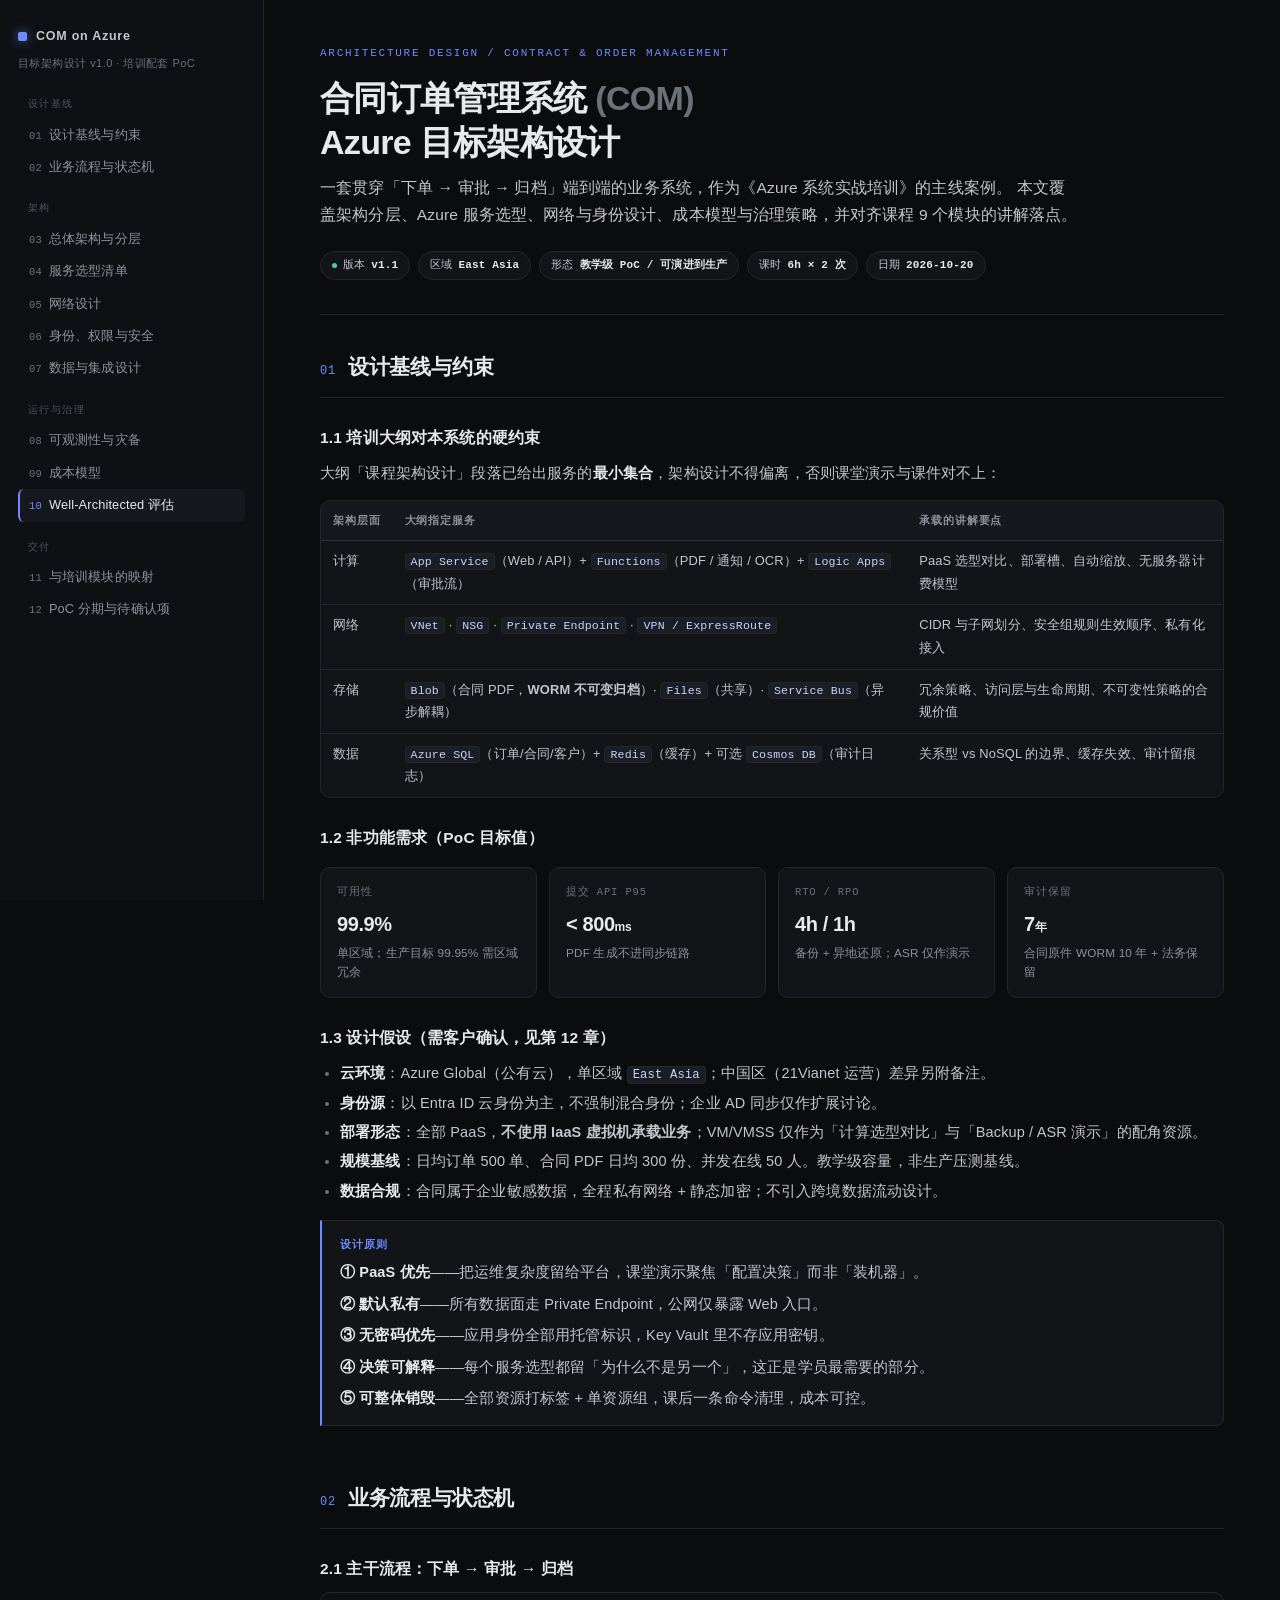
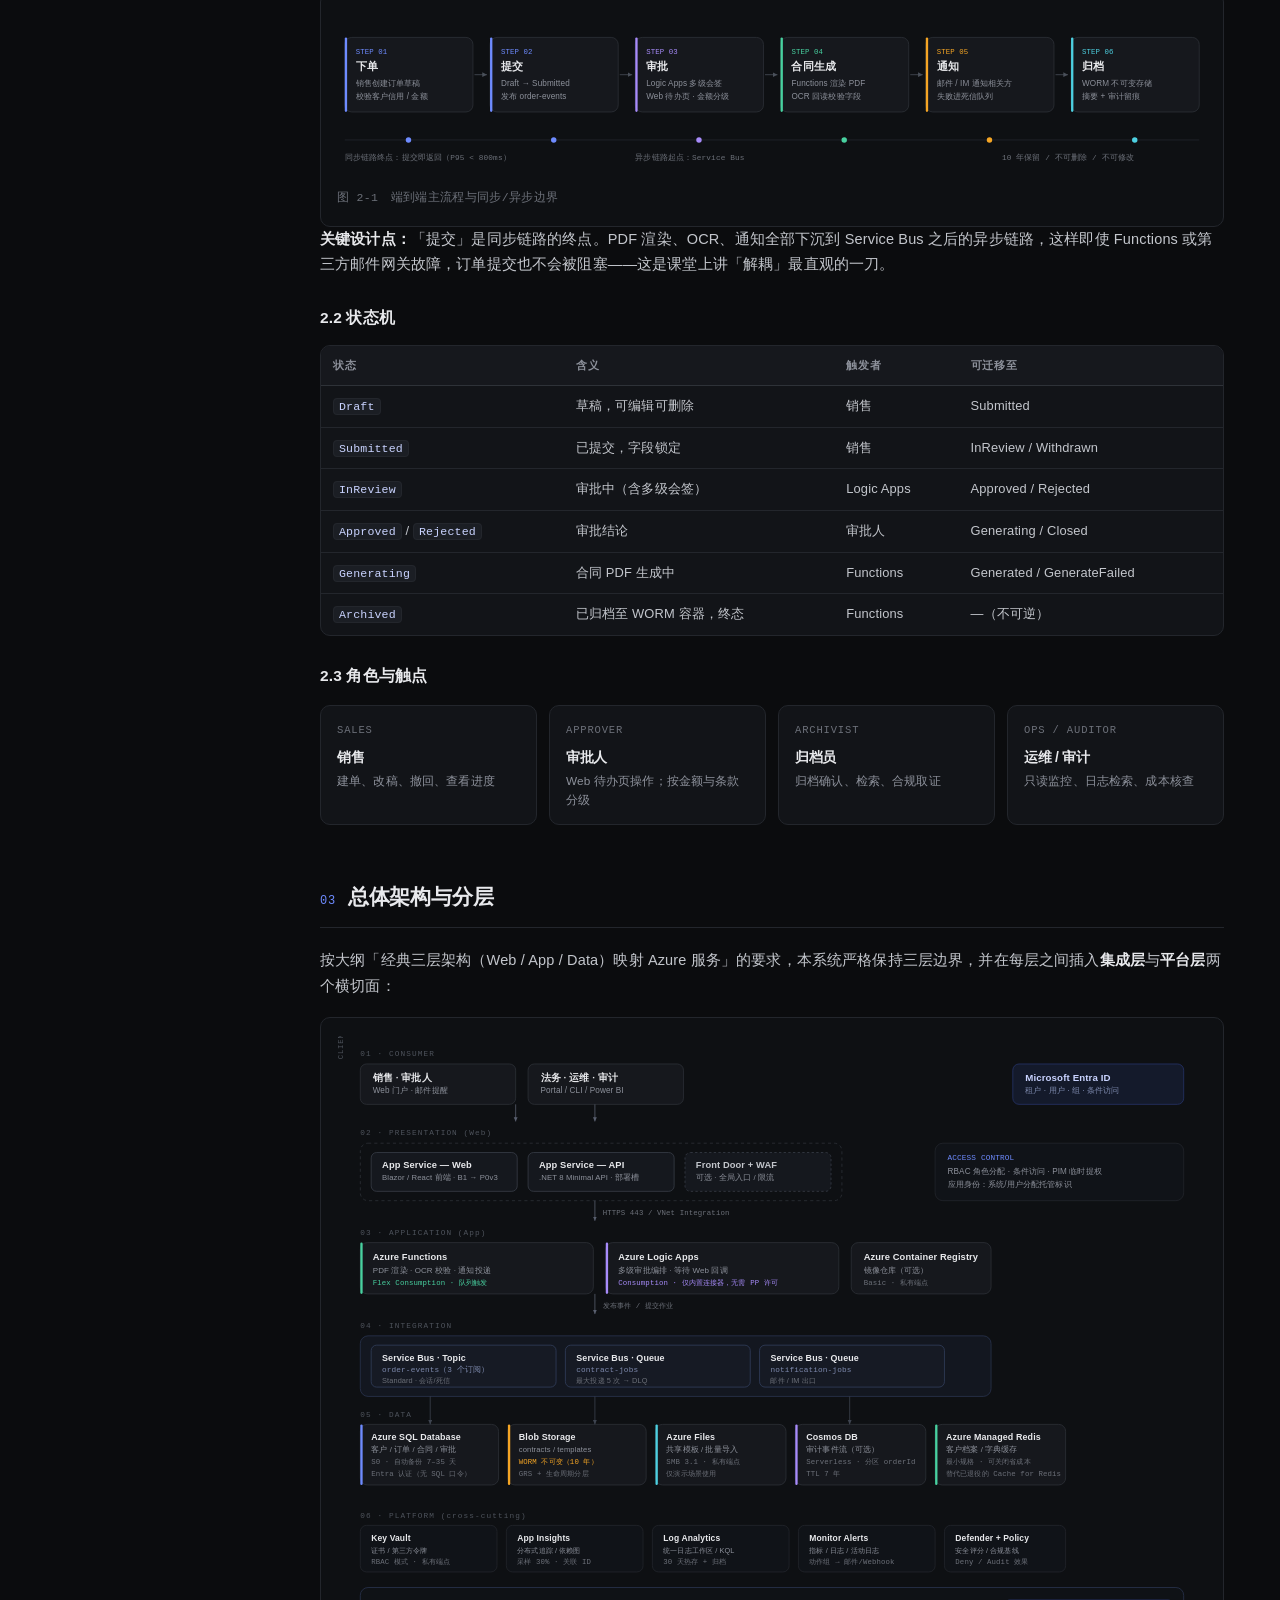
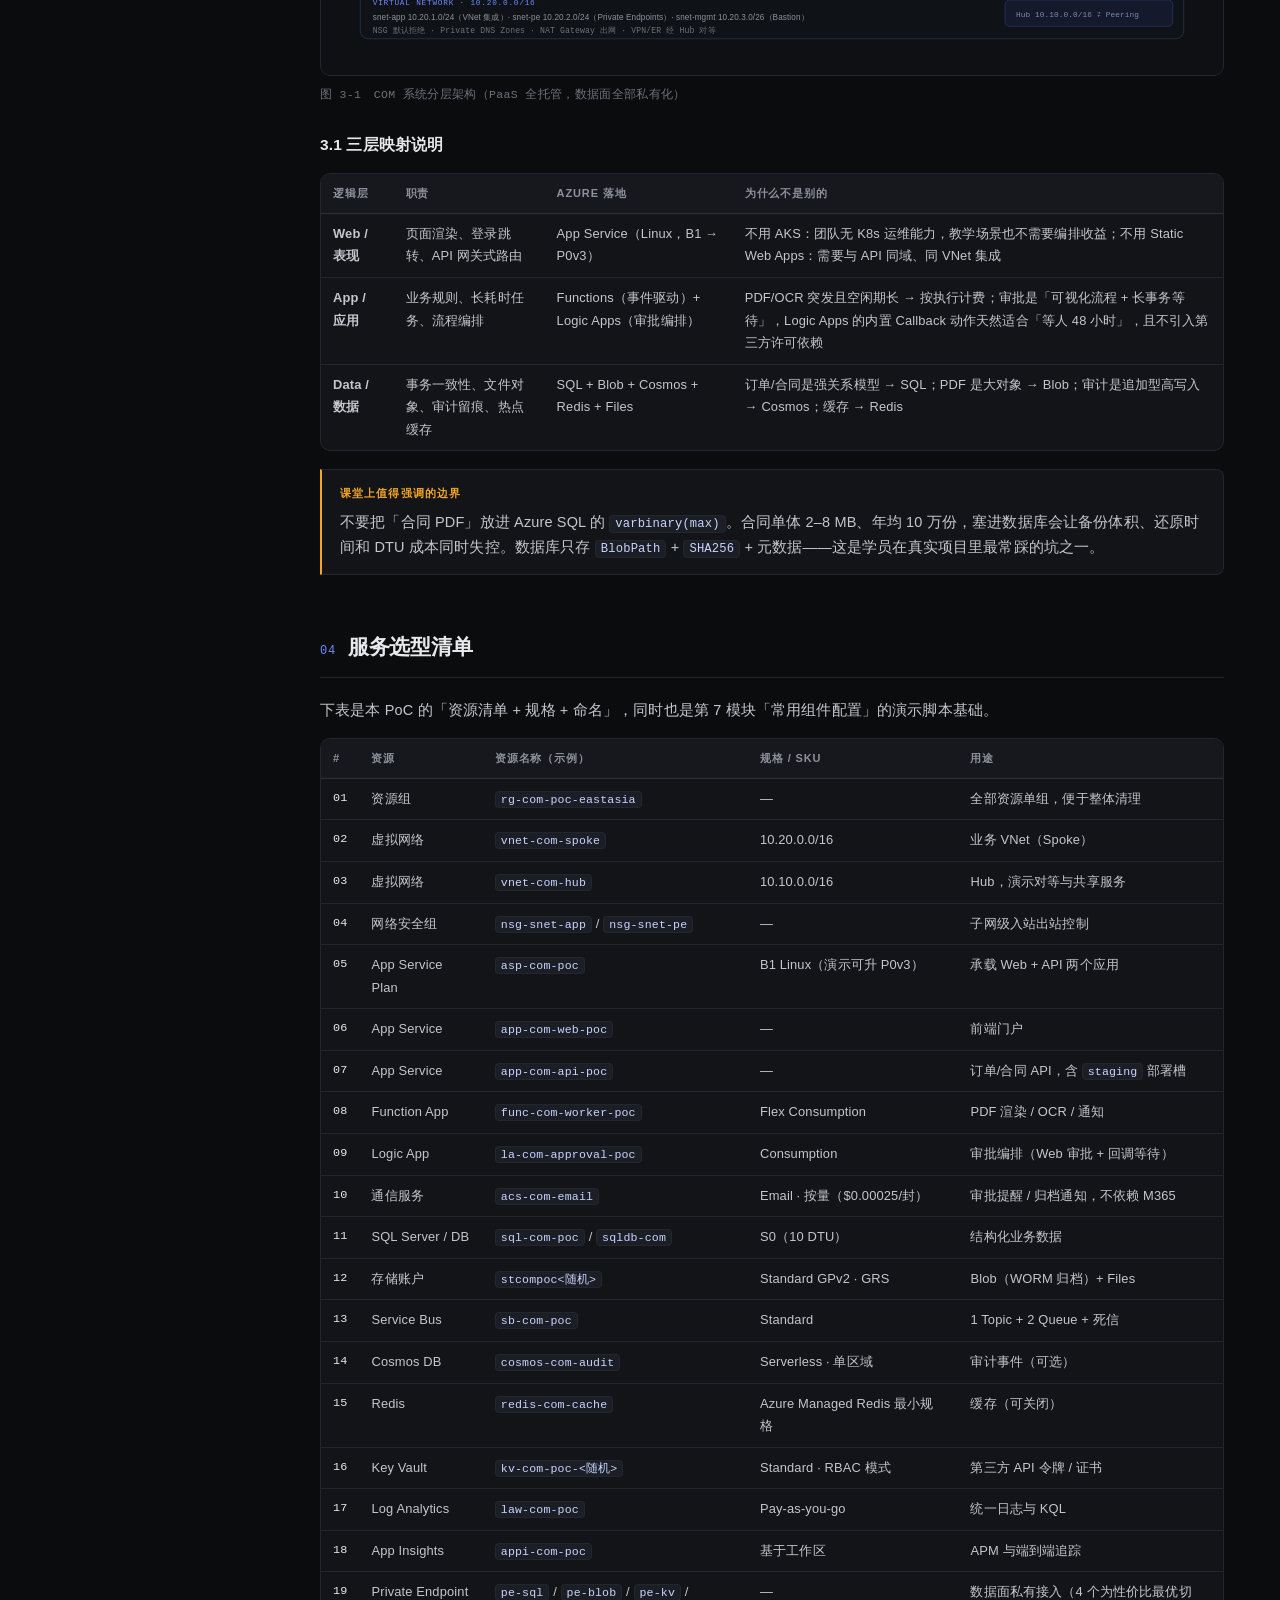
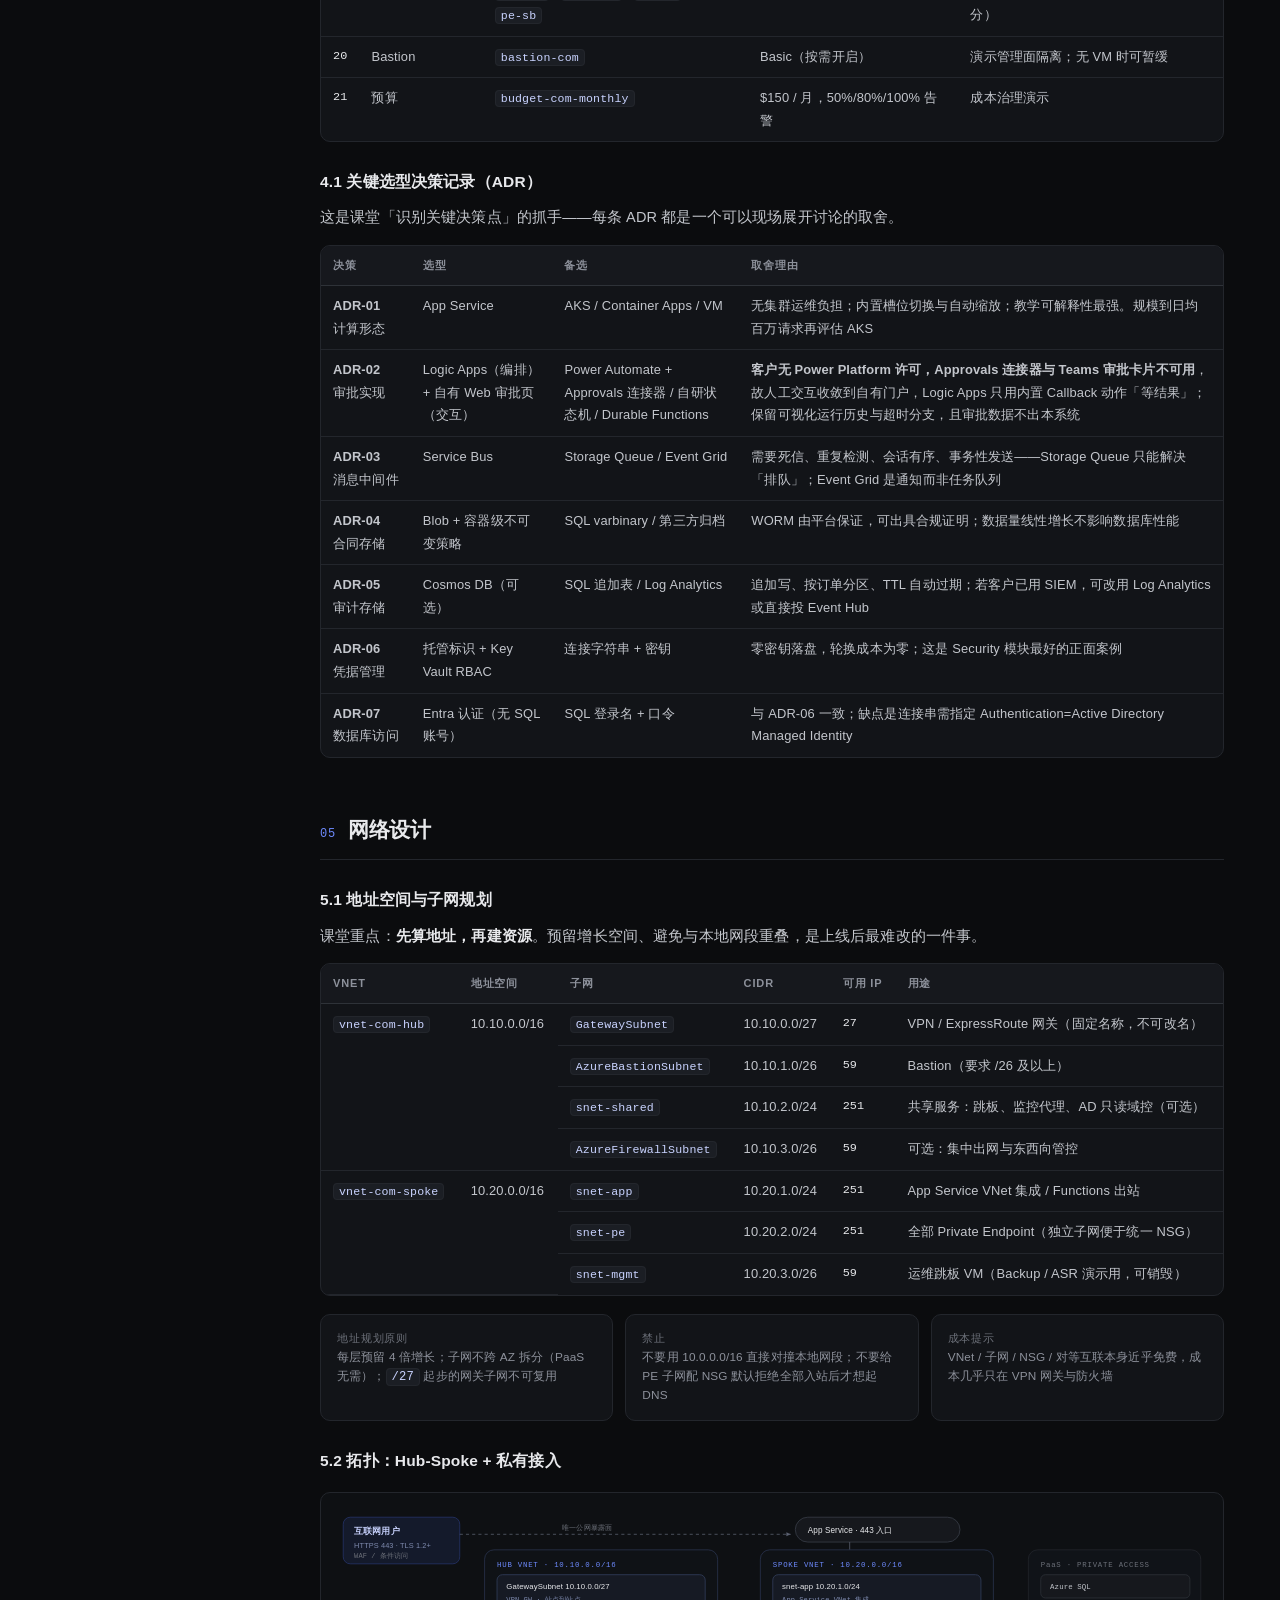
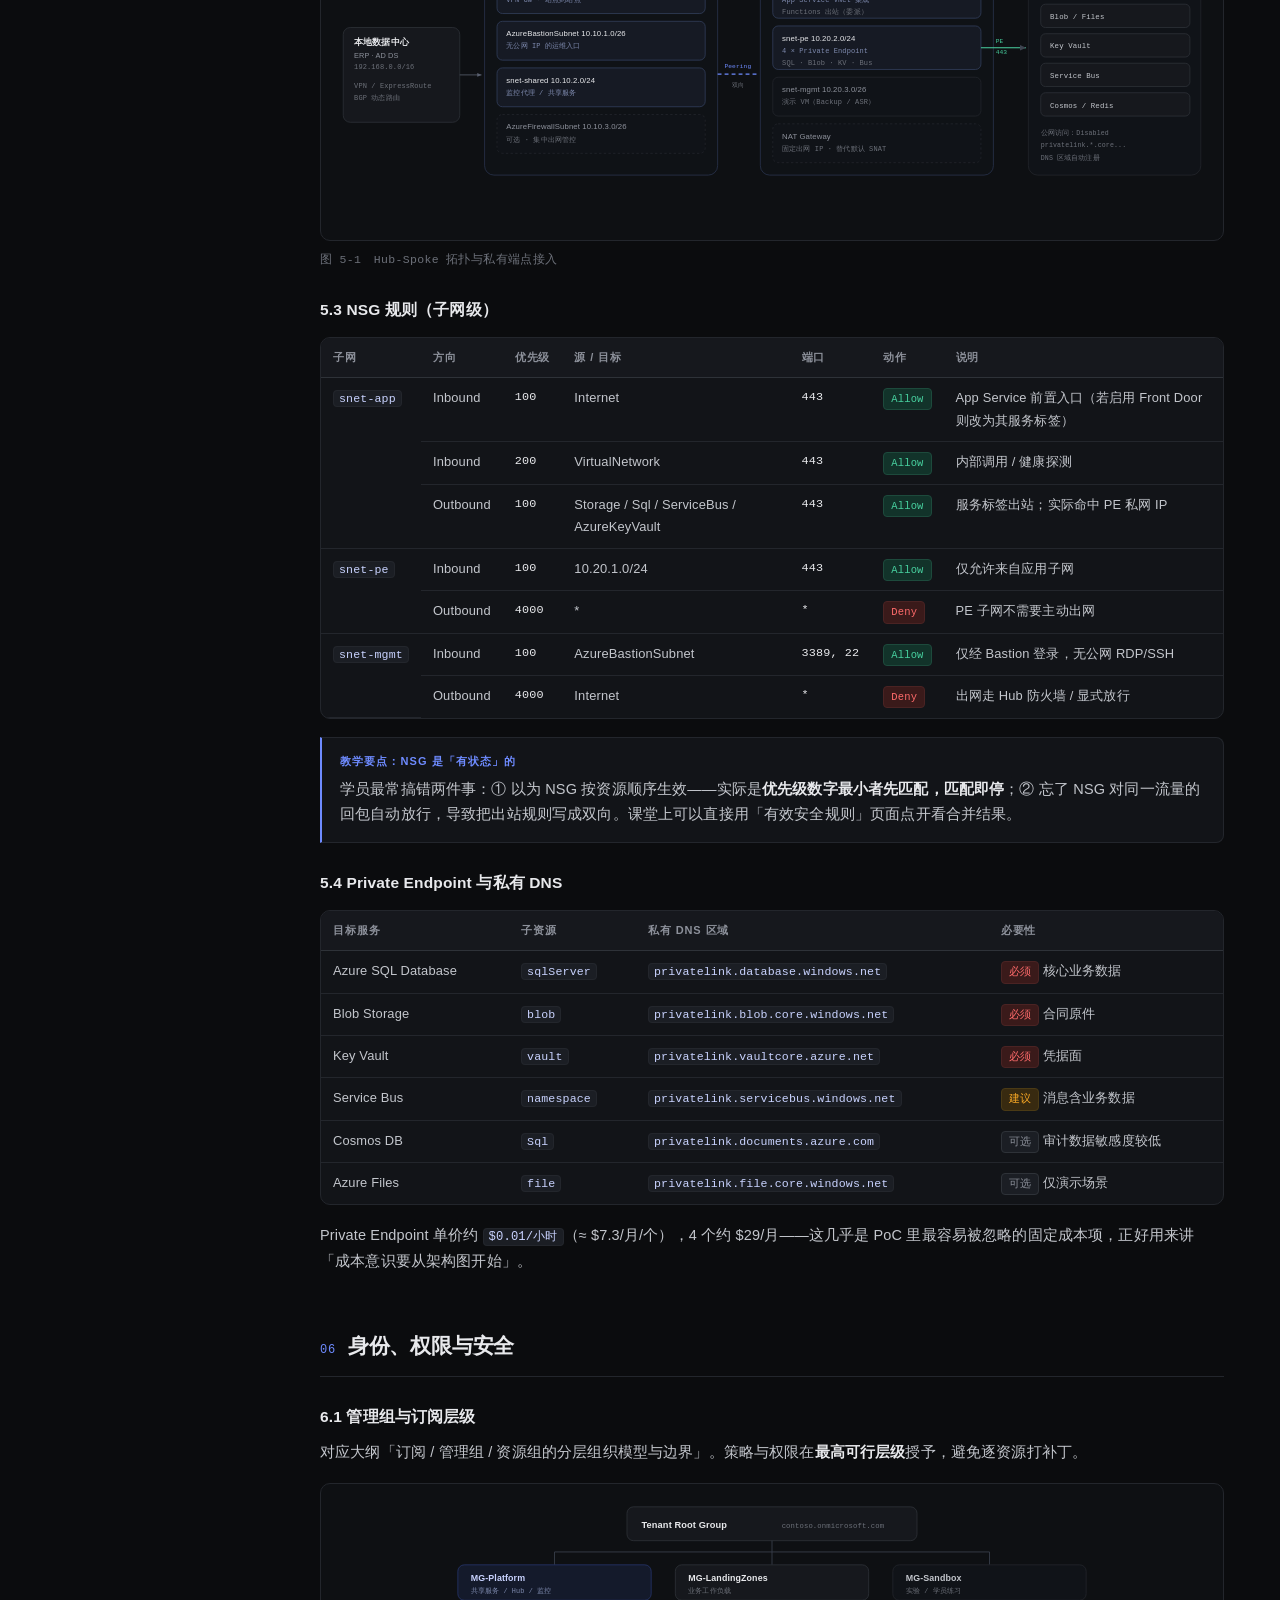
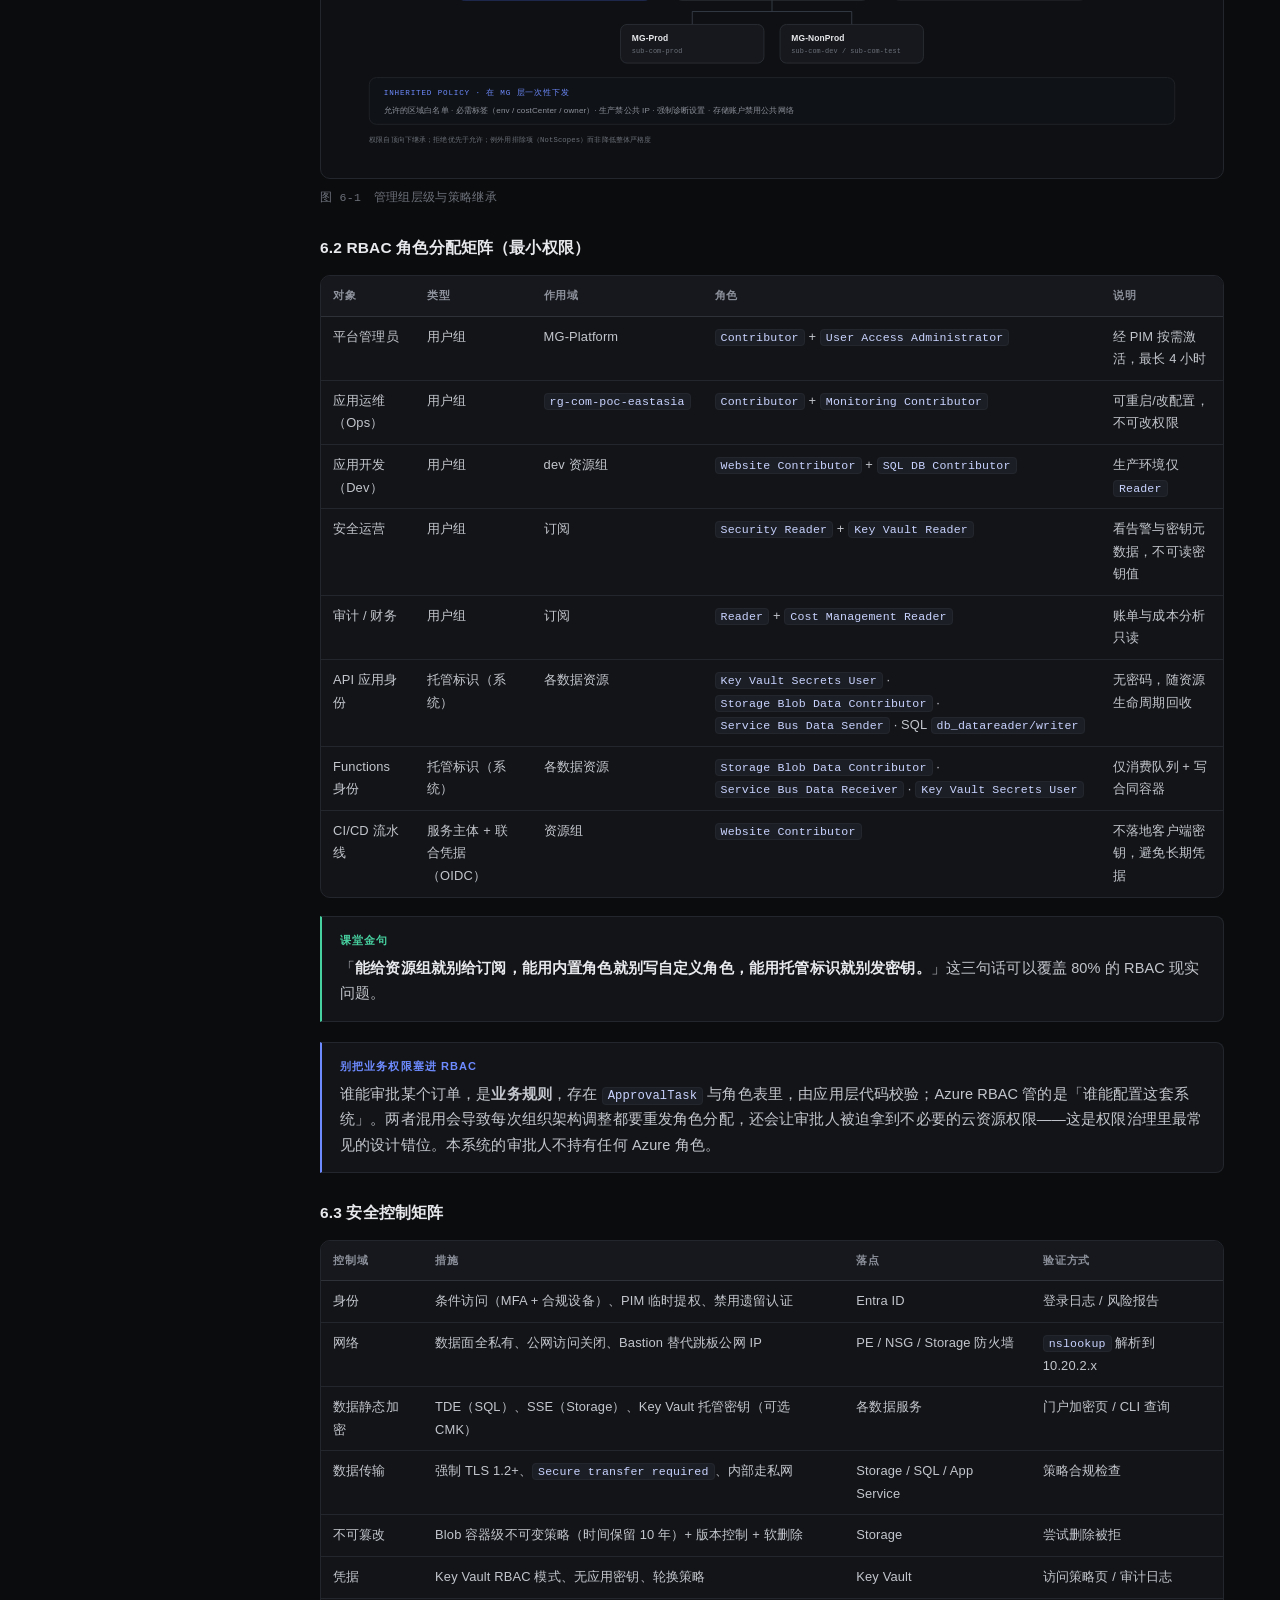
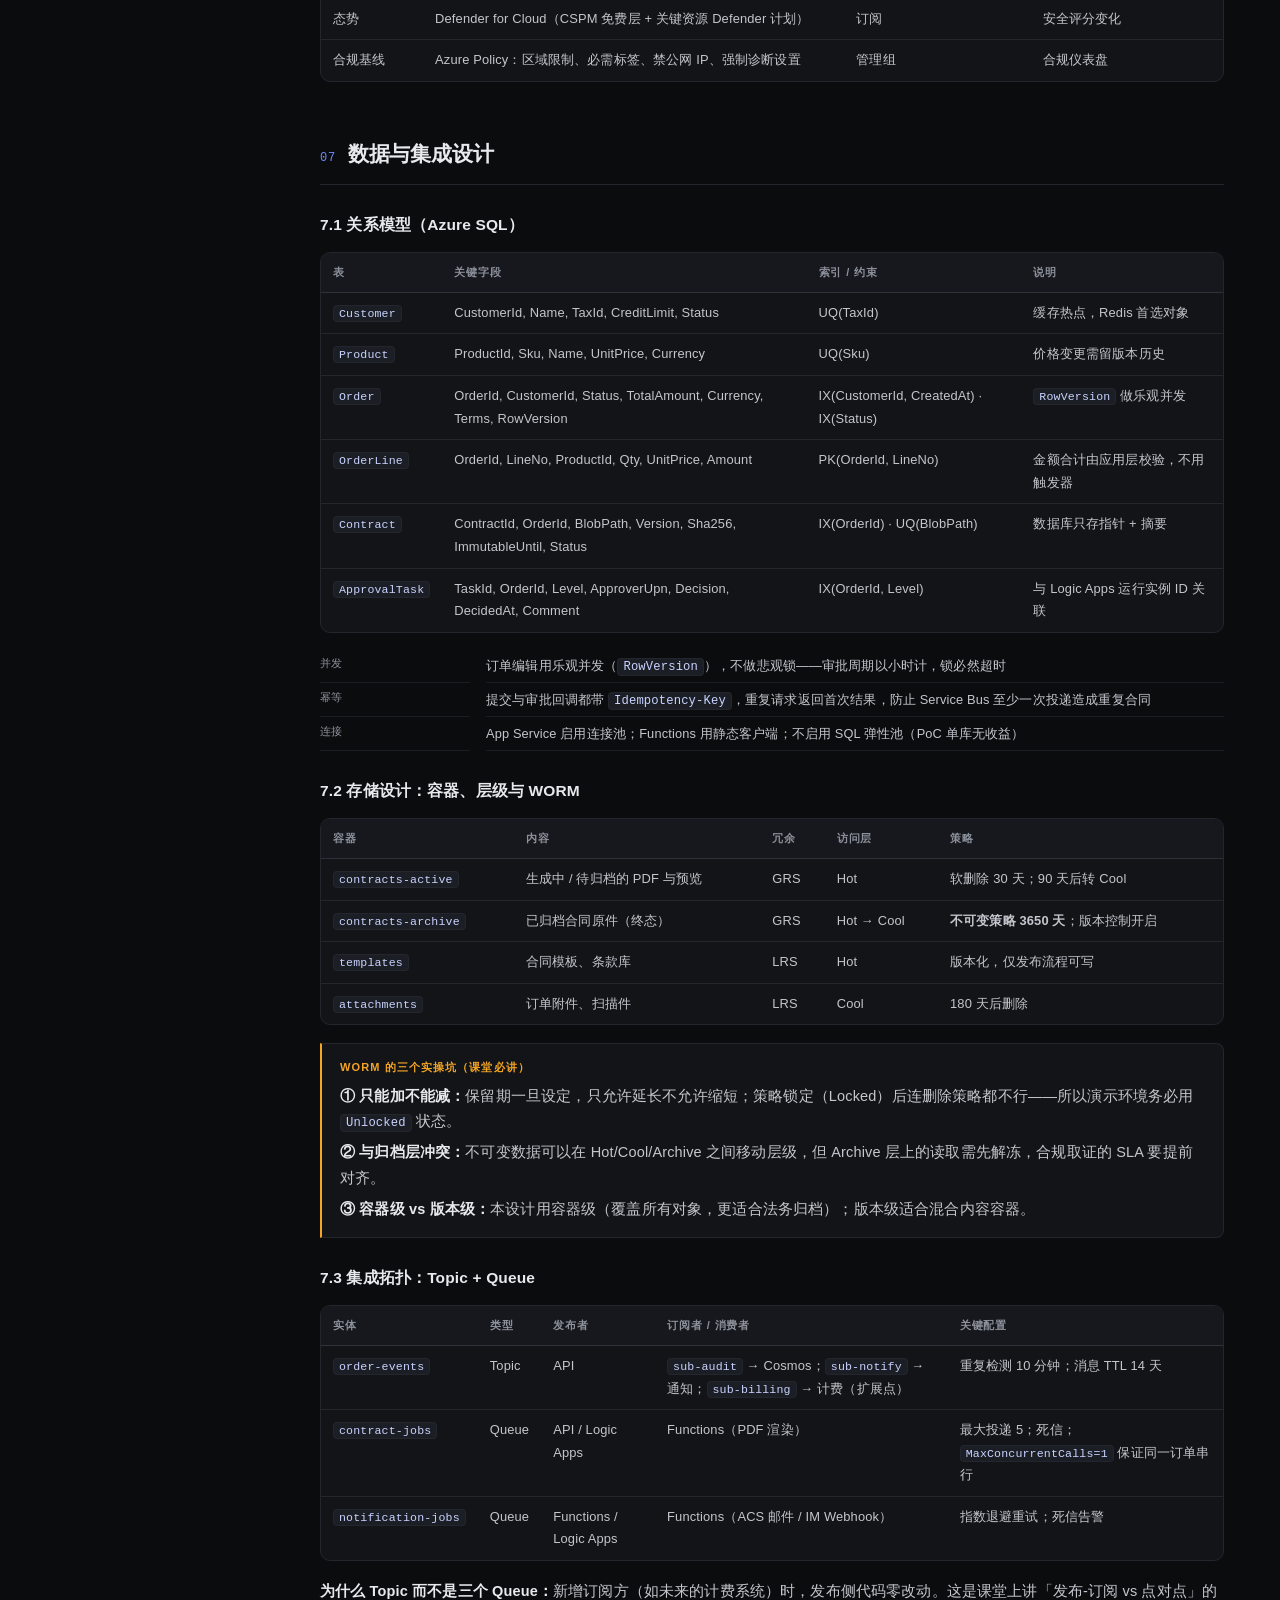
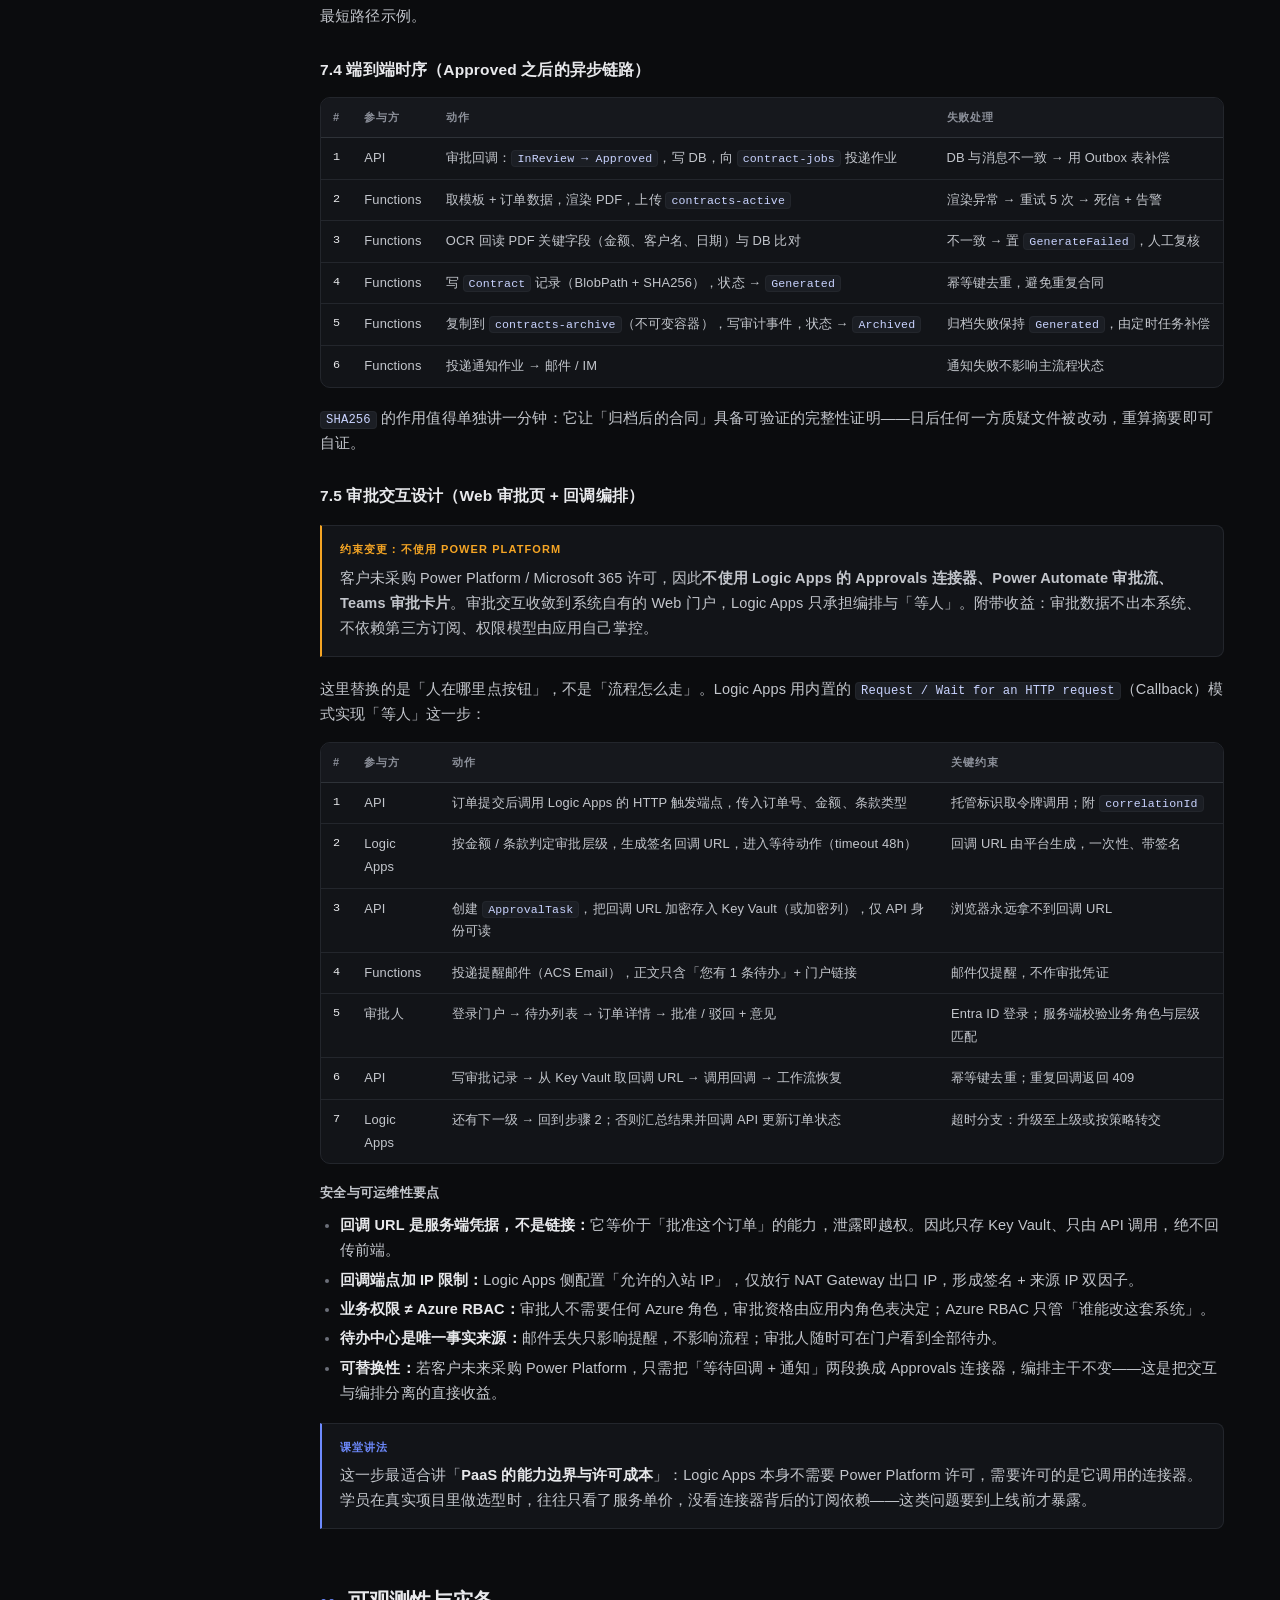
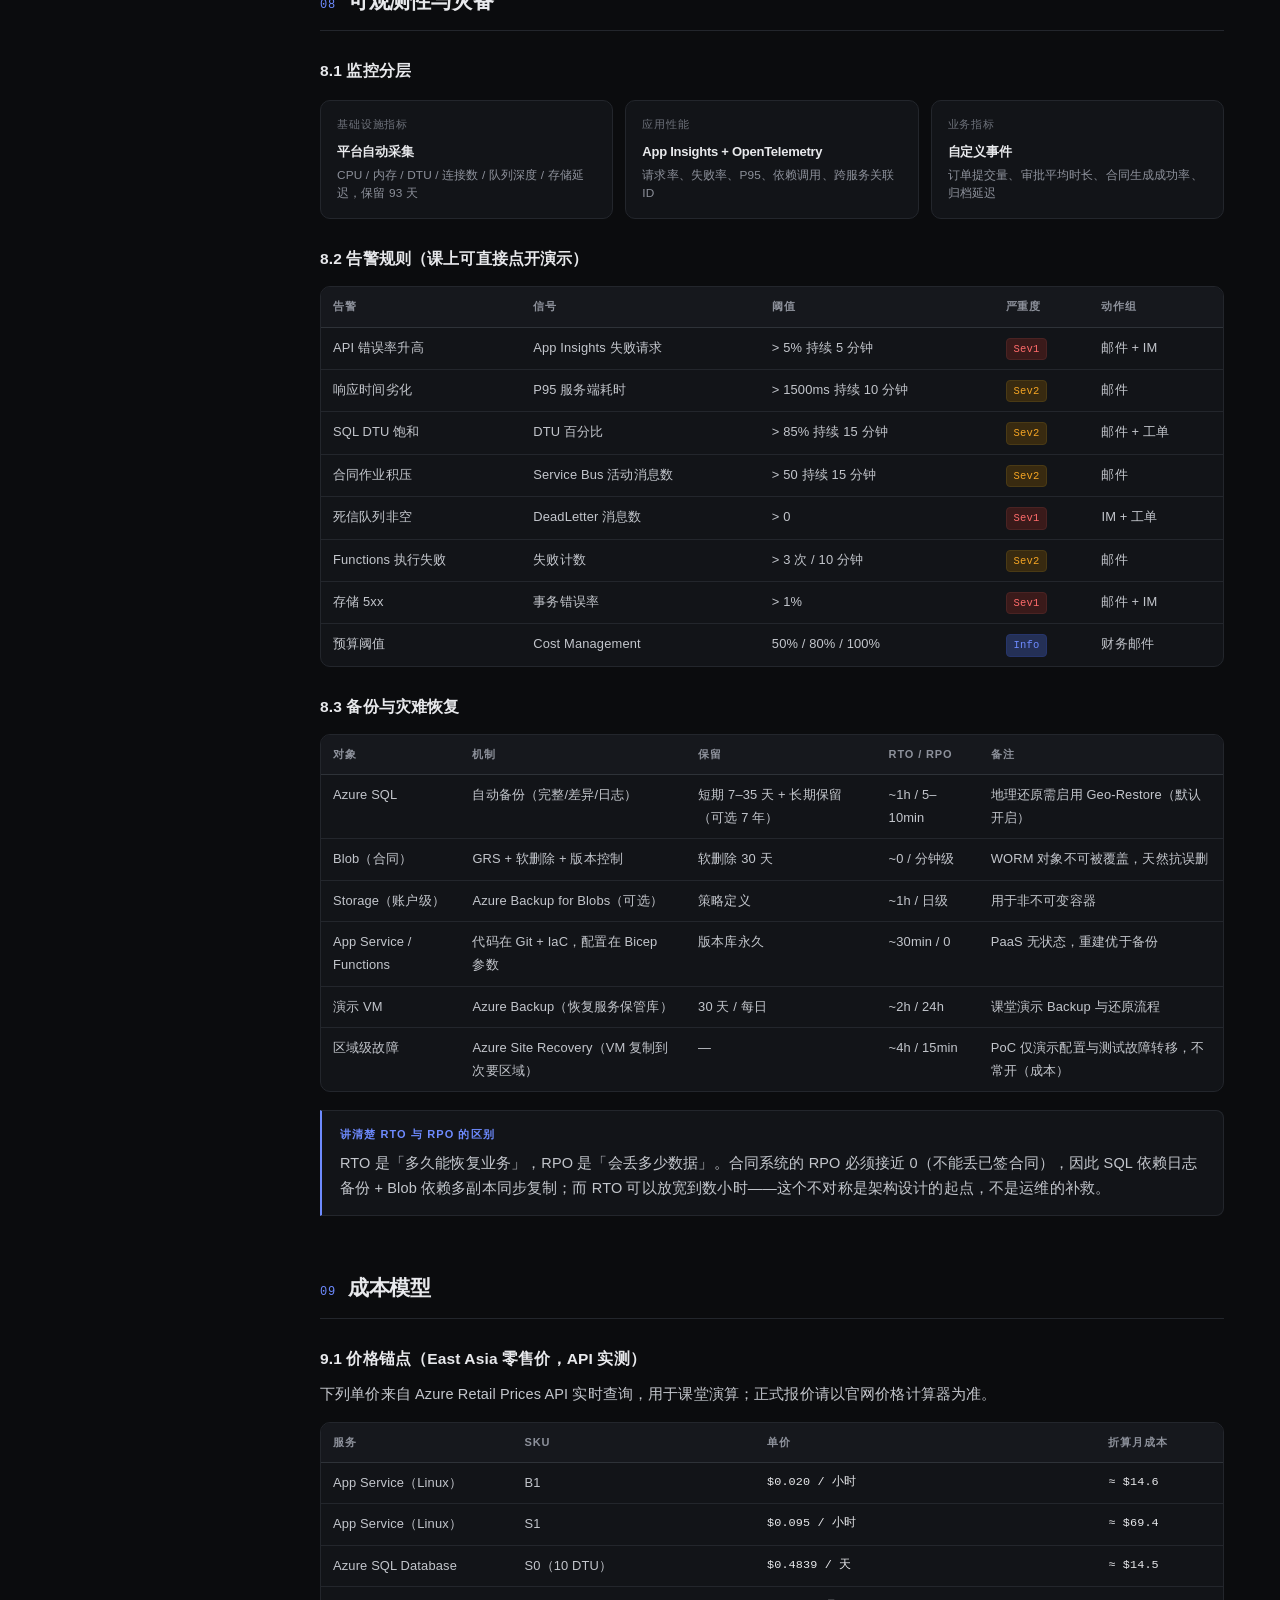
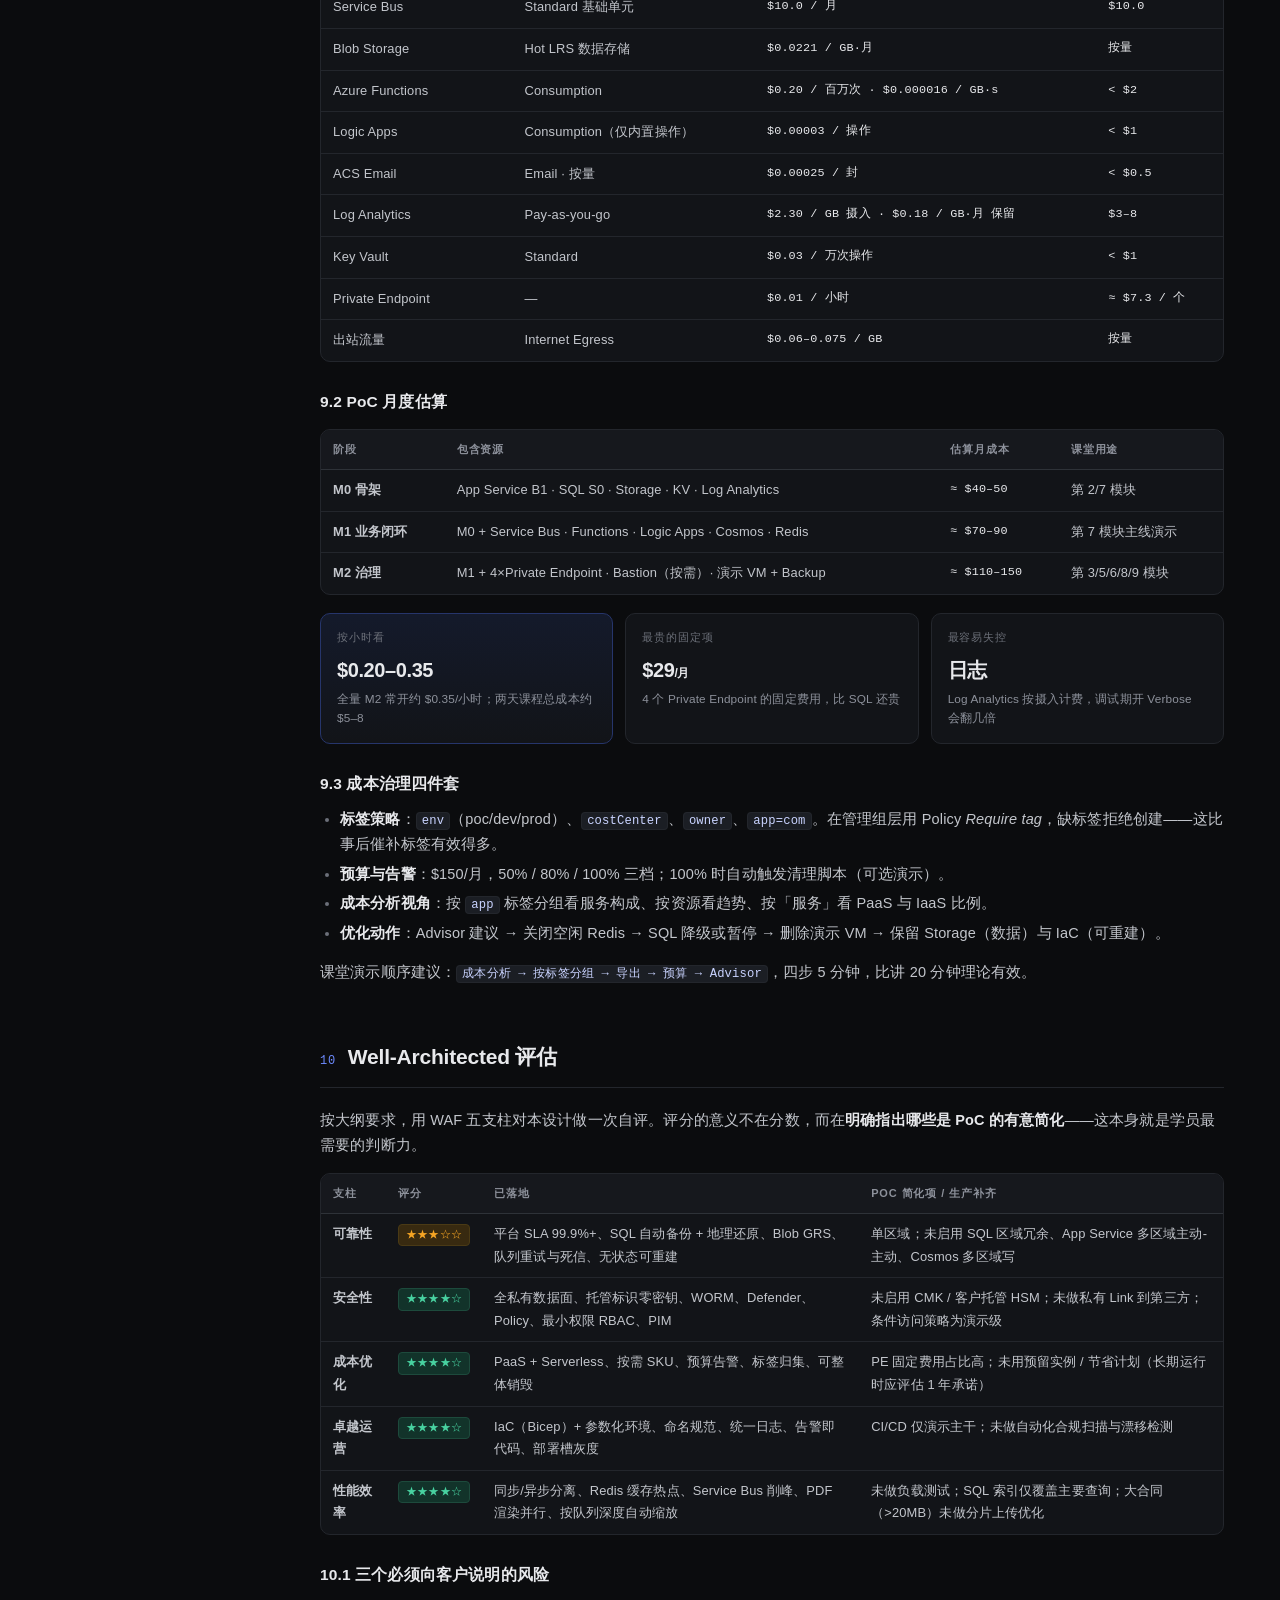
<file: COM-Azure-Architecture-v1.html>
<!DOCTYPE html>
<html lang="zh-CN">
<head>
<meta charset="UTF-8">
<meta name="viewport" content="width=device-width, initial-scale=1.0">
<title>合同订单管理系统（COM）· Azure 目标架构设计 v1.0</title>
<style>
  :root{
    --bg:#0B0C0E; --bg-2:#0E1013;
    --panel:#121418; --panel-2:#16181D; --panel-3:#1B1E24;
    --line:#23262C; --line-2:#2E3238;
    --text:#E8E9EC; --text-2:#C3C6CC; --muted:#8D919B; --muted-2:#6C7079;
    --accent:#6E8BFF; --accent-dim:#243056;
    --green:#48D1A0; --green-dim:#12332A;
    --amber:#F5A524; --amber-dim:#382A10;
    --red:#FF6B6B; --red-dim:#3A1A1A;
    --purple:#A78BFA; --cyan:#4DD0E1;
    --mono:ui-monospace,SFMono-Regular,"SF Mono",Menlo,Consolas,"Liberation Mono",monospace;
    --sans:-apple-system,BlinkMacSystemFont,"Segoe UI","PingFang SC","Hiragino Sans GB","Microsoft YaHei",sans-serif;
    --radius:10px;
  }
  *{box-sizing:border-box;margin:0;padding:0}
  html{scroll-behavior:smooth}
  body{
    background:var(--bg); color:var(--text); font-family:var(--sans);
    font-size:14.5px; line-height:1.75; letter-spacing:.01em;
    -webkit-font-smoothing:antialiased;
  }
  ::selection{background:#2B3A6B;color:#fff}

  /* ---------- layout ---------- */
  .shell{display:grid;grid-template-columns:264px minmax(0,1fr);min-height:100vh}
  aside{
    position:sticky;top:0;height:100vh;overflow-y:auto;
    border-right:1px solid var(--line);background:var(--bg-2);
    padding:26px 18px 40px;
  }
  aside::-webkit-scrollbar{width:6px}
  aside::-webkit-scrollbar-thumb{background:#2A2E35;border-radius:3px}
  .brand{display:flex;align-items:center;gap:9px;margin-bottom:6px}
  .brand-dot{width:9px;height:9px;border-radius:2px;background:var(--accent);box-shadow:0 0 12px rgba(110,139,255,.7)}
  .brand-txt{font-size:12.5px;font-weight:600;letter-spacing:.06em;color:var(--text-2)}
  .brand-sub{font-size:11px;color:var(--muted-2);margin:2px 0 22px;letter-spacing:.04em}
  nav a{
    display:block;font-size:12.8px;color:var(--muted);text-decoration:none;
    padding:5px 9px;border-radius:6px;border-left:2px solid transparent;
    transition:.15s;
  }
  nav a:hover{color:var(--text);background:var(--panel-2)}
  nav a .n{font-family:var(--mono);font-size:10.5px;color:var(--muted-2);margin-right:7px}
  nav a.active{color:var(--text);background:var(--panel-2);border-left-color:var(--accent)}
  nav a.active .n{color:var(--accent)}
  .nav-group{font-size:10px;letter-spacing:.14em;text-transform:uppercase;color:#4E535C;margin:16px 0 6px 10px}
  main{padding:44px 56px 120px;max-width:1080px}

  /* ---------- header ---------- */
  .eyebrow{font-family:var(--mono);font-size:11px;letter-spacing:.16em;color:var(--accent);text-transform:uppercase}
  h1{font-size:34px;line-height:1.28;font-weight:650;letter-spacing:-.02em;margin:14px 0 10px}
  h1 span{color:var(--muted-2)}
  .lede{font-size:15.5px;color:var(--text-2);max-width:760px}
  .meta{display:flex;flex-wrap:wrap;gap:8px;margin:22px 0 4px}
  .chip{
    font-family:var(--mono);font-size:11px;color:var(--text-2);
    background:var(--panel);border:1px solid var(--line);border-radius:999px;
    padding:4px 11px;display:inline-flex;align-items:center;gap:6px;
  }
  .chip b{color:var(--text);font-weight:600}
  .chip .dot{width:5px;height:5px;border-radius:50%;background:var(--green)}
  hr.sep{border:0;border-top:1px solid var(--line);margin:34px 0}

  /* ---------- sections ---------- */
  section{margin:0 0 54px;scroll-margin-top:24px}
  h2{
    font-size:21px;font-weight:600;letter-spacing:-.01em;
    padding-bottom:11px;border-bottom:1px solid var(--line);margin-bottom:20px;
    display:flex;align-items:baseline;gap:12px;
  }
  h2 .num{font-family:var(--mono);font-size:12px;color:var(--accent);font-weight:500;letter-spacing:.06em}
  h3{font-size:15.5px;font-weight:600;margin:26px 0 10px;color:var(--text)}
  h4{font-size:13px;font-weight:600;margin:18px 0 8px;color:var(--text-2);letter-spacing:.02em}
  p{margin:0 0 12px;color:var(--text-2)}
  p.tight{margin-bottom:6px}
  ul,ol{margin:0 0 14px 20px;color:var(--text-2)}
  li{margin:4px 0}
  li::marker{color:var(--muted-2)}
  strong{color:var(--text);font-weight:600}
  code{
    font-family:var(--mono);font-size:12.2px;background:var(--panel-3);
    border:1px solid var(--line);border-radius:4px;padding:1px 5px;color:#C9D3FF;
  }
  a{color:var(--accent);text-decoration:none}
  a:hover{text-decoration:underline}

  /* ---------- tables ---------- */
  .tw{overflow-x:auto;border:1px solid var(--line);border-radius:var(--radius);margin:14px 0 18px;background:var(--panel)}
  table{border-collapse:collapse;width:100%;font-size:12.9px}
  th{
    text-align:left;font-weight:600;font-size:11px;letter-spacing:.08em;text-transform:uppercase;
    color:var(--muted);background:var(--panel-2);padding:10px 12px;
    border-bottom:1px solid var(--line-2);white-space:nowrap;
  }
  td{padding:9px 12px;border-bottom:1px solid var(--line);color:var(--text-2);vertical-align:top}
  tr:last-child td{border-bottom:0}
  tbody tr:hover{background:#14171C}
  td code{font-size:11.6px;white-space:nowrap}
  .num-td{font-family:var(--mono);font-size:11.8px;color:var(--text);white-space:nowrap}
  .t-sub{display:block;font-size:11px;color:var(--muted-2);margin-top:2px}

  /* ---------- tags ---------- */
  .tag{
    display:inline-block;font-family:var(--mono);font-size:10.5px;padding:1px 7px;border-radius:4px;
    border:1px solid var(--line-2);color:var(--muted);background:var(--panel-3);white-space:nowrap;
  }
  .tag.g{color:var(--green);border-color:#1D4A3C;background:var(--green-dim)}
  .tag.a{color:var(--amber);border-color:#4A3A15;background:var(--amber-dim)}
  .tag.r{color:var(--red);border-color:#4A2323;background:var(--red-dim)}
  .tag.b{color:var(--accent);border-color:#26356B;background:var(--accent-dim)}
  .tag.p{color:var(--purple);border-color:#332A5C;background:#1D1830}

  /* ---------- callouts ---------- */
  .callout{
    border:1px solid var(--line);border-left:2px solid var(--accent);
    background:var(--panel);border-radius:0 8px 8px 0;padding:14px 18px;margin:16px 0 20px;
  }
  .callout .ct{font-size:11px;letter-spacing:.1em;text-transform:uppercase;color:var(--accent);margin-bottom:6px;font-weight:600}
  .callout p:last-child{margin-bottom:0}
  .callout.warn{border-left-color:var(--amber)} .callout.warn .ct{color:var(--amber)}
  .callout.ok{border-left-color:var(--green)} .callout.ok .ct{color:var(--green)}

  /* ---------- cards ---------- */
  .grid{display:grid;gap:12px;margin:16px 0 20px}
  .g2{grid-template-columns:repeat(2,minmax(0,1fr))}
  .g3{grid-template-columns:repeat(3,minmax(0,1fr))}
  .g4{grid-template-columns:repeat(4,minmax(0,1fr))}
  .card{background:var(--panel);border:1px solid var(--line);border-radius:var(--radius);padding:15px 16px}
  .card .k{font-family:var(--mono);font-size:10.5px;color:var(--muted-2);letter-spacing:.08em;text-transform:uppercase}
  .card .v{font-size:20px;font-weight:600;margin:6px 0 2px;letter-spacing:-.02em}
  .card .d{font-size:11.8px;color:var(--muted);line-height:1.6}
  .card.accent{border-color:#26356B;background:linear-gradient(180deg,#141A2B 0%,#121418 100%)}

  /* ---------- figures ---------- */
  figure{margin:18px 0 8px}
  .fig{background:var(--bg-2);border:1px solid var(--line);border-radius:var(--radius);padding:18px 16px;overflow-x:auto}
  figcaption{font-size:11.5px;color:var(--muted-2);margin-top:9px;font-family:var(--mono);letter-spacing:.03em}
  svg{display:block;max-width:100%;height:auto;margin:0 auto}

  /* ---------- misc ---------- */
  .kv{display:grid;grid-template-columns:150px 1fr;gap:2px 16px;font-size:12.8px;margin:12px 0}
  .kv dt{color:var(--muted);font-family:var(--mono);font-size:11.4px;padding:4px 0;border-bottom:1px solid #1A1D22}
  .kv dd{color:var(--text-2);padding:4px 0;border-bottom:1px solid #1A1D22}
  .flow-step{display:flex;gap:14px;margin-bottom:2px}
  .flow-step .idx{
    flex:0 0 26px;height:26px;border-radius:6px;background:var(--panel-3);border:1px solid var(--line-2);
    font-family:var(--mono);font-size:11px;color:var(--accent);display:flex;align-items:center;justify-content:center;
  }
  .flow-step .bd{flex:1;padding-bottom:14px;border-left:1px dashed transparent}
  .flow-step .t{font-size:13.5px;font-weight:600;color:var(--text);margin-bottom:2px}
  .flow-step .s{font-size:12.5px;color:var(--muted);line-height:1.65}
  .foot{border-top:1px solid var(--line);margin-top:60px;padding-top:18px;font-size:11.5px;color:var(--muted-2);font-family:var(--mono)}
  @media (max-width:980px){
    .shell{grid-template-columns:1fr}
    aside{display:none}
    main{padding:28px 20px 80px}
    .g3,.g4{grid-template-columns:repeat(2,minmax(0,1fr))}
  }
</style>
</head>
<body>
<div class="shell">

<aside>
  <div class="brand"><span class="brand-dot"></span><span class="brand-txt">COM on Azure</span></div>
  <div class="brand-sub">目标架构设计 v1.0 · 培训配套 PoC</div>
  <nav id="nav">
    <div class="nav-group">设计基线</div>
    <a href="#s1" class="active"><span class="n">01</span>设计基线与约束</a>
    <a href="#s2"><span class="n">02</span>业务流程与状态机</a>
    <div class="nav-group">架构</div>
    <a href="#s3"><span class="n">03</span>总体架构与分层</a>
    <a href="#s4"><span class="n">04</span>服务选型清单</a>
    <a href="#s5"><span class="n">05</span>网络设计</a>
    <a href="#s6"><span class="n">06</span>身份、权限与安全</a>
    <a href="#s7"><span class="n">07</span>数据与集成设计</a>
    <div class="nav-group">运行与治理</div>
    <a href="#s8"><span class="n">08</span>可观测性与灾备</a>
    <a href="#s9"><span class="n">09</span>成本模型</a>
    <a href="#s10"><span class="n">10</span>Well-Architected 评估</a>
    <div class="nav-group">交付</div>
    <a href="#s11"><span class="n">11</span>与培训模块的映射</a>
    <a href="#s12"><span class="n">12</span>PoC 分期与待确认项</a>
  </nav>
</aside>

<main>
  <div class="eyebrow">Architecture Design / Contract &amp; Order Management</div>
  <h1>合同订单管理系统 <span>(COM)</span><br>Azure 目标架构设计</h1>
  <p class="lede">
    一套贯穿「下单 → 审批 → 归档」端到端的业务系统，作为《Azure 系统实战培训》的主线案例。
    本文覆盖架构分层、Azure 服务选型、网络与身份设计、成本模型与治理策略，并对齐课程 9 个模块的讲解落点。
  </p>
  <div class="meta">
    <span class="chip"><span class="dot"></span>版本 <b>v1.1</b></span>
    <span class="chip">区域 <b>East Asia</b></span>
    <span class="chip">形态 <b>教学级 PoC / 可演进到生产</b></span>
    <span class="chip">课时 <b>6h × 2 次</b></span>
    <span class="chip">日期 <b>2026-10-20</b></span>
  </div>
  <hr class="sep">

  <!-- ============ 01 ============ -->
  <section id="s1">
    <h2><span class="num">01</span>设计基线与约束</h2>

    <h3>1.1 培训大纲对本系统的硬约束</h3>
    <p>大纲「课程架构设计」段落已给出服务的<strong>最小集合</strong>，架构设计不得偏离，否则课堂演示与课件对不上：</p>
    <div class="tw">
      <table>
        <thead><tr><th>架构层面</th><th>大纲指定服务</th><th>承载的讲解要点</th></tr></thead>
        <tbody>
          <tr><td>计算</td><td><code>App Service</code>（Web / API）+ <code>Functions</code>（PDF / 通知 / OCR）+ <code>Logic Apps</code>（审批流）</td><td>PaaS 选型对比、部署槽、自动缩放、无服务器计费模型</td></tr>
          <tr><td>网络</td><td><code>VNet</code> · <code>NSG</code> · <code>Private Endpoint</code> · <code>VPN / ExpressRoute</code></td><td>CIDR 与子网划分、安全组规则生效顺序、私有化接入</td></tr>
          <tr><td>存储</td><td><code>Blob</code>（合同 PDF，<b>WORM 不可变归档</b>）· <code>Files</code>（共享）· <code>Service Bus</code>（异步解耦）</td><td>冗余策略、访问层与生命周期、不可变性策略的合规价值</td></tr>
          <tr><td>数据</td><td><code>Azure SQL</code>（订单/合同/客户）+ <code>Redis</code>（缓存）+ 可选 <code>Cosmos DB</code>（审计日志）</td><td>关系型 vs NoSQL 的边界、缓存失效、审计留痕</td></tr>
        </tbody>
      </table>
    </div>

    <h3>1.2 非功能需求（PoC 目标值）</h3>
    <div class="grid g4">
      <div class="card"><div class="k">可用性</div><div class="v">99.9%</div><div class="d">单区域；生产目标 99.95% 需区域冗余</div></div>
      <div class="card"><div class="k">提交 API P95</div><div class="v">&lt; 800<span style="font-size:12px">ms</span></div><div class="d">PDF 生成不进同步链路</div></div>
      <div class="card"><div class="k">RTO / RPO</div><div class="v">4h / 1h</div><div class="d">备份 + 异地还原；ASR 仅作演示</div></div>
      <div class="card"><div class="k">审计保留</div><div class="v">7<span style="font-size:12px">年</span></div><div class="d">合同原件 WORM 10 年 + 法务保留</div></div>
    </div>

    <h3>1.3 设计假设（需客户确认，见第 12 章）</h3>
    <ul>
      <li><strong>云环境</strong>：Azure Global（公有云），单区域 <code>East Asia</code>；中国区（21Vianet 运营）差异另附备注。</li>
      <li><strong>身份源</strong>：以 Entra ID 云身份为主，不强制混合身份；企业 AD 同步仅作扩展讨论。</li>
      <li><strong>部署形态</strong>：全部 PaaS，<b>不使用 IaaS 虚拟机承载业务</b>；VM/VMSS 仅作为「计算选型对比」与「Backup / ASR 演示」的配角资源。</li>
      <li><strong>规模基线</strong>：日均订单 500 单、合同 PDF 日均 300 份、并发在线 50 人。教学级容量，非生产压测基线。</li>
      <li><strong>数据合规</strong>：合同属于企业敏感数据，全程私有网络 + 静态加密；不引入跨境数据流动设计。</li>
    </ul>

    <div class="callout">
      <div class="ct">设计原则</div>
      <p class="tight"><strong>① PaaS 优先</strong>——把运维复杂度留给平台，课堂演示聚焦「配置决策」而非「装机器」。</p>
      <p class="tight"><strong>② 默认私有</strong>——所有数据面走 Private Endpoint，公网仅暴露 Web 入口。</p>
      <p class="tight"><strong>③ 无密码优先</strong>——应用身份全部用托管标识，Key Vault 里不存应用密钥。</p>
      <p class="tight"><strong>④ 决策可解释</strong>——每个服务选型都留「为什么不是另一个」，这正是学员最需要的部分。</p>
      <p><strong>⑤ 可整体销毁</strong>——全部资源打标签 + 单资源组，课后一条命令清理，成本可控。</p>
    </div>
  </section>

  <!-- ============ 02 ============ -->
  <section id="s2">
    <h2><span class="num">02</span>业务流程与状态机</h2>

    <h3>2.1 主干流程：下单 → 审批 → 归档</h3>
    <div class="fig">
      <svg viewBox="0 0 1120 216" xmlns="http://www.w3.org/2000/svg">
        <defs>
          <marker id="ar" markerWidth="8" markerHeight="8" refX="6" refY="3" orient="auto">
            <path d="M0,0 L6,3 L0,6 z" fill="#4A505A"/>
          </marker>
        </defs>
        <g font-family="-apple-system,Segoe UI,Microsoft YaHei,sans-serif">
          <g>
            <rect x="10" y="34" width="165" height="96" rx="9" fill="#16181D" stroke="#2E3238"/>
            <rect x="10" y="34" width="3" height="96" rx="1.5" fill="#6E8BFF"/>
            <text x="24" y="56" font-size="9.5" font-family="monospace" fill="#6E8BFF">STEP 01</text>
            <text x="24" y="76" font-size="14" fill="#E8E9EC" font-weight="600">下单</text>
            <text x="24" y="96" font-size="10.5" fill="#8D919B">销售创建订单草稿</text>
            <text x="24" y="113" font-size="10.5" fill="#8D919B">校验客户信用 / 金额</text>
          </g>
          <line x1="177" y1="82" x2="193" y2="82" stroke="#4A505A" marker-end="url(#ar)"/>
          <g>
            <rect x="197" y="34" width="165" height="96" rx="9" fill="#16181D" stroke="#2E3238"/>
            <rect x="197" y="34" width="3" height="96" rx="1.5" fill="#6E8BFF"/>
            <text x="211" y="56" font-size="9.5" font-family="monospace" fill="#6E8BFF">STEP 02</text>
            <text x="211" y="76" font-size="14" fill="#E8E9EC" font-weight="600">提交</text>
            <text x="211" y="96" font-size="10.5" fill="#8D919B">Draft → Submitted</text>
            <text x="211" y="113" font-size="10.5" fill="#8D919B">发布 order-events</text>
          </g>
          <line x1="364" y1="82" x2="380" y2="82" stroke="#4A505A" marker-end="url(#ar)"/>
          <g>
            <rect x="384" y="34" width="165" height="96" rx="9" fill="#16181D" stroke="#2E3238"/>
            <rect x="384" y="34" width="3" height="96" rx="1.5" fill="#A78BFA"/>
            <text x="398" y="56" font-size="9.5" font-family="monospace" fill="#A78BFA">STEP 03</text>
            <text x="398" y="76" font-size="14" fill="#E8E9EC" font-weight="600">审批</text>
            <text x="398" y="96" font-size="10.5" fill="#8D919B">Logic Apps 多级会签</text>
            <text x="398" y="113" font-size="10.5" fill="#8D919B">Web 待办页 · 金额分级</text>
          </g>
          <line x1="551" y1="82" x2="567" y2="82" stroke="#4A505A" marker-end="url(#ar)"/>
          <g>
            <rect x="571" y="34" width="165" height="96" rx="9" fill="#16181D" stroke="#2E3238"/>
            <rect x="571" y="34" width="3" height="96" rx="1.5" fill="#48D1A0"/>
            <text x="585" y="56" font-size="9.5" font-family="monospace" fill="#48D1A0">STEP 04</text>
            <text x="585" y="76" font-size="14" fill="#E8E9EC" font-weight="600">合同生成</text>
            <text x="585" y="96" font-size="10.5" fill="#8D919B">Functions 渲染 PDF</text>
            <text x="585" y="113" font-size="10.5" fill="#8D919B">OCR 回读校验字段</text>
          </g>
          <line x1="738" y1="82" x2="754" y2="82" stroke="#4A505A" marker-end="url(#ar)"/>
          <g>
            <rect x="758" y="34" width="165" height="96" rx="9" fill="#16181D" stroke="#2E3238"/>
            <rect x="758" y="34" width="3" height="96" rx="1.5" fill="#F5A524"/>
            <text x="772" y="56" font-size="9.5" font-family="monospace" fill="#F5A524">STEP 05</text>
            <text x="772" y="76" font-size="14" fill="#E8E9EC" font-weight="600">通知</text>
            <text x="772" y="96" font-size="10.5" fill="#8D919B">邮件 / IM 通知相关方</text>
            <text x="772" y="113" font-size="10.5" fill="#8D919B">失败进死信队列</text>
          </g>
          <line x1="925" y1="82" x2="941" y2="82" stroke="#4A505A" marker-end="url(#ar)"/>
          <g>
            <rect x="945" y="34" width="165" height="96" rx="9" fill="#16181D" stroke="#2E3238"/>
            <rect x="945" y="34" width="3" height="96" rx="1.5" fill="#4DD0E1"/>
            <text x="959" y="56" font-size="9.5" font-family="monospace" fill="#4DD0E1">STEP 06</text>
            <text x="959" y="76" font-size="14" fill="#E8E9EC" font-weight="600">归档</text>
            <text x="959" y="96" font-size="10.5" fill="#8D919B">WORM 不可变存储</text>
            <text x="959" y="113" font-size="10.5" fill="#8D919B">摘要 + 审计留痕</text>
          </g>

          <line x1="10" y1="166" x2="1110" y2="166" stroke="#23262C"/>
          <circle cx="92" cy="166" r="3.5" fill="#6E8BFF"/>
          <circle cx="279" cy="166" r="3.5" fill="#6E8BFF"/>
          <circle cx="466" cy="166" r="3.5" fill="#A78BFA"/>
          <circle cx="653" cy="166" r="3.5" fill="#48D1A0"/>
          <circle cx="840" cy="166" r="3.5" fill="#F5A524"/>
          <circle cx="1027" cy="166" r="3.5" fill="#4DD0E1"/>
          <text x="10" y="192" font-size="10" fill="#6C7079" font-family="monospace">同步链路终点：提交即返回（P95 &lt; 800ms）</text>
          <text x="384" y="192" font-size="10" fill="#6C7079" font-family="monospace">异步链路起点：Service Bus</text>
          <text x="856" y="192" font-size="10" fill="#6C7079" font-family="monospace">10 年保留 / 不可删除 / 不可修改</text>
        </g>
      </svg>
      <figcaption>图 2-1　端到端主流程与同步/异步边界</figcaption>
    </div>

    <p><strong>关键设计点：</strong>「提交」是同步链路的终点。PDF 渲染、OCR、通知全部下沉到 Service Bus 之后的异步链路，这样即使 Functions 或第三方邮件网关故障，订单提交也不会被阻塞——这是课堂上讲「解耦」最直观的一刀。</p>

    <h3>2.2 状态机</h3>
    <div class="tw">
      <table>
        <thead><tr><th>状态</th><th>含义</th><th>触发者</th><th>可迁移至</th></tr></thead>
        <tbody>
          <tr><td><code>Draft</code></td><td>草稿，可编辑可删除</td><td>销售</td><td>Submitted</td></tr>
          <tr><td><code>Submitted</code></td><td>已提交，字段锁定</td><td>销售</td><td>InReview / Withdrawn</td></tr>
          <tr><td><code>InReview</code></td><td>审批中（含多级会签）</td><td>Logic Apps</td><td>Approved / Rejected</td></tr>
          <tr><td><code>Approved</code> / <code>Rejected</code></td><td>审批结论</td><td>审批人</td><td>Generating / Closed</td></tr>
          <tr><td><code>Generating</code></td><td>合同 PDF 生成中</td><td>Functions</td><td>Generated / GenerateFailed</td></tr>
          <tr><td><code>Archived</code></td><td>已归档至 WORM 容器，终态</td><td>Functions</td><td>—（不可逆）</td></tr>
        </tbody>
      </table>
    </div>

    <h3>2.3 角色与触点</h3>
    <div class="grid g4">
      <div class="card"><div class="k">Sales</div><div class="v" style="font-size:14px">销售</div><div class="d">建单、改稿、撤回、查看进度</div></div>
      <div class="card"><div class="k">Approver</div><div class="v" style="font-size:14px">审批人</div><div class="d">Web 待办页操作；按金额与条款分级</div></div>
      <div class="card"><div class="k">Archivist</div><div class="v" style="font-size:14px">归档员</div><div class="d">归档确认、检索、合规取证</div></div>
      <div class="card"><div class="k">Ops / Auditor</div><div class="v" style="font-size:14px">运维 / 审计</div><div class="d">只读监控、日志检索、成本核查</div></div>
    </div>
  </section>

  <!-- ============ 03 ============ -->
  <section id="s3">
    <h2><span class="num">03</span>总体架构与分层</h2>

    <p>按大纲「经典三层架构（Web / App / Data）映射 Azure 服务」的要求，本系统严格保持三层边界，并在每层之间插入<strong>集成层</strong>与<strong>平台层</strong>两个横切面：</p>

    <figure>
      <div class="fig">
        <svg viewBox="0 0 1120 800" xmlns="http://www.w3.org/2000/svg">
          <defs>
            <marker id="a2" markerWidth="7" markerHeight="7" refX="5.5" refY="2.5" orient="auto">
              <path d="M0,0 L5.5,2.5 L0,5 z" fill="#5A6070"/>
            </marker>
            <marker id="a3" markerWidth="7" markerHeight="7" refX="5.5" refY="2.5" orient="auto">
              <path d="M0,0 L5.5,2.5 L0,5 z" fill="#3E4450"/>
            </marker>
          </defs>
          <g font-family="-apple-system,Segoe UI,Microsoft YaHei,sans-serif">

            <!-- layer labels -->
            <g font-size="9.5" font-family="monospace" fill="#4E535C" letter-spacing="1">
              <text x="8" y="30" transform="rotate(-90 8 30)">CLIENT</text>
            </g>

            <!-- ===== 用户层 ===== -->
            <text x="30" y="26" font-size="10" font-family="monospace" fill="#4E535C" letter-spacing="1.4">01 · CONSUMER</text>
            <g>
              <rect x="30" y="36" width="200" height="52" rx="8" fill="#16181D" stroke="#2E3238"/>
              <text x="46" y="58" font-size="12.5" fill="#E8E9EC" font-weight="600">销售 · 审批人</text>
              <text x="46" y="74" font-size="10.5" fill="#8D919B">Web 门户 · 邮件提醒</text>

              <rect x="246" y="36" width="200" height="52" rx="8" fill="#16181D" stroke="#2E3238"/>
              <text x="262" y="58" font-size="12.5" fill="#E8E9EC" font-weight="600">法务 · 运维 · 审计</text>
              <text x="262" y="74" font-size="10.5" fill="#8D919B">Portal / CLI / Power BI</text>

              <rect x="870" y="36" width="220" height="52" rx="8" fill="#141A2B" stroke="#26356B"/>
              <text x="886" y="58" font-size="12.5" fill="#C9D3FF" font-weight="600">Microsoft Entra ID</text>
              <text x="886" y="74" font-size="10.5" fill="#7E8AAE">租户 · 用户 · 组 · 条件访问</text>
            </g>
            <line x1="230" y1="88" x2="230" y2="110" stroke="#5A6070" marker-end="url(#a2)"/>
            <line x1="332" y1="88" x2="332" y2="110" stroke="#5A6070" marker-end="url(#a2)"/>

            <!-- ===== 接入/表现层 ===== -->
            <text x="30" y="128" font-size="10" font-family="monospace" fill="#4E535C" letter-spacing="1.4">02 · PRESENTATION (Web)</text>
            <rect x="30" y="138" width="620" height="74" rx="10" fill="none" stroke="#2E3238" stroke-dasharray="4 4"/>
            <g>
              <rect x="44" y="150" width="188" height="50" rx="7" fill="#15181E" stroke="#3A3F49"/>
              <text x="58" y="170" font-size="12" fill="#E8E9EC" font-weight="600">App Service — Web</text>
              <text x="58" y="186" font-size="10" fill="#8D919B">Blazor / React 前端 · B1 → P0v3</text>

              <rect x="246" y="150" width="188" height="50" rx="7" fill="#15181E" stroke="#3A3F49"/>
              <text x="260" y="170" font-size="12" fill="#E8E9EC" font-weight="600">App Service — API</text>
              <text x="260" y="186" font-size="10" fill="#8D919B">.NET 8 Minimal API · 部署槽</text>

              <rect x="448" y="150" width="188" height="50" rx="7" fill="#15181E" stroke="#3A3F49" stroke-dasharray="3 3"/>
              <text x="462" y="170" font-size="12" fill="#C3C6CC" font-weight="600">Front Door + WAF</text>
              <text x="462" y="186" font-size="10" fill="#8D919B">可选 · 全局入口 / 限流</text>
            </g>
            <rect x="770" y="138" width="320" height="74" rx="10" fill="#101318" stroke="#23262C"/>
            <text x="786" y="160" font-size="10" font-family="monospace" fill="#6E8BFF">ACCESS CONTROL</text>
            <text x="786" y="178" font-size="10.5" fill="#8D919B">RBAC 角色分配 · 条件访问 · PIM 临时提权</text>
            <text x="786" y="194" font-size="10.5" fill="#8D919B">应用身份：系统/用户分配托管标识</text>

            <line x1="332" y1="212" x2="332" y2="238" stroke="#5A6070" marker-end="url(#a2)"/>
            <text x="342" y="230" font-size="9.5" font-family="monospace" fill="#6C7079">HTTPS 443 / VNet Integration</text>

            <!-- ===== 应用层 ===== -->
            <text x="30" y="256" font-size="10" font-family="monospace" fill="#4E535C" letter-spacing="1.4">03 · APPLICATION (App)</text>
            <g>
              <rect x="30" y="266" width="300" height="66" rx="9" fill="#16181D" stroke="#2E3238"/>
              <rect x="30" y="266" width="3" height="66" rx="1.5" fill="#48D1A0"/>
              <text x="46" y="288" font-size="12" fill="#E8E9EC" font-weight="600">Azure Functions</text>
              <text x="46" y="305" font-size="10.3" fill="#8D919B">PDF 渲染 · OCR 校验 · 通知投递</text>
              <text x="46" y="321" font-size="9.5" font-family="monospace" fill="#48D1A0">Flex Consumption · 队列触发</text>

              <rect x="346" y="266" width="300" height="66" rx="9" fill="#16181D" stroke="#2E3238"/>
              <rect x="346" y="266" width="3" height="66" rx="1.5" fill="#A78BFA"/>
              <text x="362" y="288" font-size="12" fill="#E8E9EC" font-weight="600">Azure Logic Apps</text>
              <text x="362" y="305" font-size="10.3" fill="#8D919B">多级审批编排 · 等待 Web 回调</text>
              <text x="362" y="321" font-size="9.5" font-family="monospace" fill="#A78BFA">Consumption · 仅内置连接器，无需 PP 许可</text>

              <rect x="662" y="266" width="180" height="66" rx="9" fill="#16181D" stroke="#2E3238"/>
              <text x="678" y="288" font-size="12" fill="#E8E9EC" font-weight="600">Azure Container Registry</text>
              <text x="678" y="305" font-size="10.3" fill="#8D919B">镜像仓库（可选）</text>
              <text x="678" y="321" font-size="9.5" font-family="monospace" fill="#6C7079">Basic · 私有端点</text>
            </g>

            <line x1="332" y1="332" x2="332" y2="358" stroke="#5A6070" marker-end="url(#a2)"/>
            <text x="342" y="350" font-size="9.5" font-family="monospace" fill="#6C7079">发布事件 / 提交作业</text>

            <!-- ===== 集成层 ===== -->
            <text x="30" y="376" font-size="10" font-family="monospace" fill="#4E535C" letter-spacing="1.4">04 · INTEGRATION</text>
            <rect x="30" y="386" width="812" height="78" rx="10" fill="#131720" stroke="#2A3550"/>
            <g>
              <rect x="44" y="398" width="238" height="54" rx="7" fill="#161A24" stroke="#33405E"/>
              <text x="58" y="418" font-size="11.5" fill="#E8E9EC" font-weight="600">Service Bus · Topic</text>
              <text x="58" y="433" font-size="10" font-family="monospace" fill="#7E8AAE">order-events（3 个订阅）</text>
              <text x="58" y="447" font-size="9.5" fill="#6C7079">Standard · 会话/死信</text>

              <rect x="294" y="398" width="238" height="54" rx="7" fill="#161A24" stroke="#33405E"/>
              <text x="308" y="418" font-size="11.5" fill="#E8E9EC" font-weight="600">Service Bus · Queue</text>
              <text x="308" y="433" font-size="10" font-family="monospace" fill="#7E8AAE">contract-jobs</text>
              <text x="308" y="447" font-size="9.5" fill="#6C7079">最大投递 5 次 → DLQ</text>

              <rect x="544" y="398" width="238" height="54" rx="7" fill="#161A24" stroke="#33405E"/>
              <text x="558" y="418" font-size="11.5" fill="#E8E9EC" font-weight="600">Service Bus · Queue</text>
              <text x="558" y="433" font-size="10" font-family="monospace" fill="#7E8AAE">notification-jobs</text>
              <text x="558" y="447" font-size="9.5" fill="#6C7079">邮件 / IM 出口</text>
            </g>

            <!-- data layer -->
            <text x="30" y="490" font-size="10" font-family="monospace" fill="#4E535C" letter-spacing="1.4">05 · DATA</text>
            <g>
              <rect x="30" y="500" width="178" height="78" rx="9" fill="#16181D" stroke="#2E3238"/>
              <rect x="30" y="500" width="3" height="78" rx="1.5" fill="#6E8BFF"/>
              <text x="44" y="520" font-size="11.5" fill="#E8E9EC" font-weight="600">Azure SQL Database</text>
              <text x="44" y="536" font-size="9.8" fill="#8D919B">客户 / 订单 / 合同 / 审批</text>
              <text x="44" y="551" font-size="9.5" font-family="monospace" fill="#6C7079">S0 · 自动备份 7–35 天</text>
              <text x="44" y="566" font-size="9.5" font-family="monospace" fill="#6C7079">Entra 认证（无 SQL 口令）</text>

              <rect x="220" y="500" width="178" height="78" rx="9" fill="#16181D" stroke="#2E3238"/>
              <rect x="220" y="500" width="3" height="78" rx="1.5" fill="#F5A524"/>
              <text x="234" y="520" font-size="11.5" fill="#E8E9EC" font-weight="600">Blob Storage</text>
              <text x="234" y="536" font-size="9.8" fill="#8D919B">contracts / templates</text>
              <text x="234" y="551" font-size="9.5" font-family="monospace" fill="#F5A524">WORM 不可变（10 年）</text>
              <text x="234" y="566" font-size="9.5" font-family="monospace" fill="#6C7079">GRS + 生命周期分层</text>

              <rect x="410" y="500" width="168" height="78" rx="9" fill="#16181D" stroke="#2E3238"/>
              <rect x="410" y="500" width="3" height="78" rx="1.5" fill="#4DD0E1"/>
              <text x="424" y="520" font-size="11.5" fill="#E8E9EC" font-weight="600">Azure Files</text>
              <text x="424" y="536" font-size="9.8" fill="#8D919B">共享模板 / 批量导入</text>
              <text x="424" y="551" font-size="9.5" font-family="monospace" fill="#6C7079">SMB 3.1 · 私有端点</text>
              <text x="424" y="566" font-size="9.5" font-family="monospace" fill="#6C7079">仅演示场景使用</text>

              <rect x="590" y="500" width="168" height="78" rx="9" fill="#16181D" stroke="#2E3238"/>
              <rect x="590" y="500" width="3" height="78" rx="1.5" fill="#A78BFA"/>
              <text x="604" y="520" font-size="11.5" fill="#E8E9EC" font-weight="600">Cosmos DB</text>
              <text x="604" y="536" font-size="9.8" fill="#8D919B">审计事件流（可选）</text>
              <text x="604" y="551" font-size="9.5" font-family="monospace" fill="#6C7079">Serverless · 分区 orderId</text>
              <text x="604" y="566" font-size="9.5" font-family="monospace" fill="#6C7079">TTL 7 年</text>

              <rect x="770" y="500" width="168" height="78" rx="9" fill="#16181D" stroke="#2E3238"/>
              <rect x="770" y="500" width="3" height="78" rx="1.5" fill="#48D1A0"/>
              <text x="784" y="520" font-size="11.5" fill="#E8E9EC" font-weight="600">Azure Managed Redis</text>
              <text x="784" y="536" font-size="9.8" fill="#8D919B">客户档案 / 字典缓存</text>
              <text x="784" y="551" font-size="9.5" font-family="monospace" fill="#6C7079">最小规格 · 可关闭省成本</text>
              <text x="784" y="566" font-size="9.5" font-family="monospace" fill="#6C7079">替代已退役的 Cache for Redis</text>
            </g>

            <!-- links integration -> data -->
            <line x1="332" y1="464" x2="332" y2="500" stroke="#3E4450" marker-end="url(#a3)"/>
            <line x1="120" y1="464" x2="120" y2="500" stroke="#3E4450" marker-end="url(#a3)"/>
            <line x1="660" y1="464" x2="660" y2="500" stroke="#3E4450" marker-end="url(#a3)"/>

            <!-- ===== 平台横切层 ===== -->
            <text x="30" y="620" font-size="10" font-family="monospace" fill="#4E535C" letter-spacing="1.4">06 · PLATFORM (cross-cutting)</text>
            <g>
              <rect x="30" y="630" width="176" height="60" rx="8" fill="#101318" stroke="#23262C"/>
              <text x="44" y="650" font-size="11" fill="#E8E9EC" font-weight="600">Key Vault</text>
              <text x="44" y="666" font-size="9.5" fill="#8D919B">证书 / 第三方令牌</text>
              <text x="44" y="680" font-size="9.5" font-family="monospace" fill="#6C7079">RBAC 模式 · 私有端点</text>

              <rect x="218" y="630" width="176" height="60" rx="8" fill="#101318" stroke="#23262C"/>
              <text x="232" y="650" font-size="11" fill="#E8E9EC" font-weight="600">App Insights</text>
              <text x="232" y="666" font-size="9.5" fill="#8D919B">分布式追踪 / 依赖图</text>
              <text x="232" y="680" font-size="9.5" font-family="monospace" fill="#6C7079">采样 30% · 关联 ID</text>

              <rect x="406" y="630" width="176" height="60" rx="8" fill="#101318" stroke="#23262C"/>
              <text x="420" y="650" font-size="11" fill="#E8E9EC" font-weight="600">Log Analytics</text>
              <text x="420" y="666" font-size="9.5" fill="#8D919B">统一日志工作区 / KQL</text>
              <text x="420" y="680" font-size="9.5" font-family="monospace" fill="#6C7079">30 天热存 + 归档</text>

              <rect x="594" y="630" width="176" height="60" rx="8" fill="#101318" stroke="#23262C"/>
              <text x="608" y="650" font-size="11" fill="#E8E9EC" font-weight="600">Monitor Alerts</text>
              <text x="608" y="666" font-size="9.5" fill="#8D919B">指标 / 日志 / 活动日志</text>
              <text x="608" y="680" font-size="9.5" font-family="monospace" fill="#6C7079">动作组 → 邮件/Webhook</text>

              <rect x="782" y="630" width="156" height="60" rx="8" fill="#101318" stroke="#23262C"/>
              <text x="796" y="650" font-size="11" fill="#E8E9EC" font-weight="600">Defender + Policy</text>
              <text x="796" y="666" font-size="9.5" fill="#8D919B">安全评分 / 合规基线</text>
              <text x="796" y="680" font-size="9.5" font-family="monospace" fill="#6C7079">Deny / Audit 效果</text>
            </g>

            <!-- ===== 网络底座 ===== -->
            <rect x="30" y="710" width="1060" height="66" rx="10" fill="#0F1216" stroke="#2A3550"/>
            <text x="46" y="732" font-size="10" font-family="monospace" fill="#6E8BFF" letter-spacing="1">VIRTUAL NETWORK · 10.20.0.0/16</text>
            <text x="46" y="752" font-size="10.5" fill="#8D919B">snet-app 10.20.1.0/24（VNet 集成）· snet-pe 10.20.2.0/24（Private Endpoints）· snet-mgmt 10.20.3.0/26（Bastion）</text>
            <text x="46" y="768" font-size="10.5" fill="#6C7079" font-family="monospace">NSG 默认拒绝 · Private DNS Zones · NAT Gateway 出网 · VPN/ER 经 Hub 对等</text>
            <rect x="860" y="726" width="216" height="34" rx="6" fill="#141A2B" stroke="#26356B"/>
            <text x="874" y="748" font-size="10" font-family="monospace" fill="#7E8AAE">Hub 10.10.0.0/16 ⇄ Peering</text>
          </g>
        </svg>
      </div>
      <figcaption>图 3-1　COM 系统分层架构（PaaS 全托管，数据面全部私有化）</figcaption>
    </figure>

    <h3>3.1 三层映射说明</h3>
    <div class="tw">
      <table>
        <thead><tr><th>逻辑层</th><th>职责</th><th>Azure 落地</th><th>为什么不是别的</th></tr></thead>
        <tbody>
          <tr>
            <td><b>Web / 表现</b></td>
            <td>页面渲染、登录跳转、API 网关式路由</td>
            <td>App Service（Linux，B1 → P0v3）</td>
            <td>不用 AKS：团队无 K8s 运维能力，教学场景也不需要编排收益；不用 Static Web Apps：需要与 API 同域、同 VNet 集成</td>
          </tr>
          <tr>
            <td><b>App / 应用</b></td>
            <td>业务规则、长耗时任务、流程编排</td>
            <td>Functions（事件驱动）+ Logic Apps（审批编排）</td>
            <td>PDF/OCR 突发且空闲期长 → 按执行计费；审批是「可视化流程 + 长事务等待」，Logic Apps 的内置 Callback 动作天然适合「等人 48 小时」，且不引入第三方许可依赖</td>
          </tr>
          <tr>
            <td><b>Data / 数据</b></td>
            <td>事务一致性、文件对象、审计留痕、热点缓存</td>
            <td>SQL + Blob + Cosmos + Redis + Files</td>
            <td>订单/合同是强关系模型 → SQL；PDF 是大对象 → Blob；审计是追加型高写入 → Cosmos；缓存 → Redis</td>
          </tr>
        </tbody>
      </table>
    </div>

    <div class="callout warn">
      <div class="ct">课堂上值得强调的边界</div>
      <p>不要把「合同 PDF」放进 Azure SQL 的 <code>varbinary(max)</code>。合同单体 2–8 MB、年均 10 万份，塞进数据库会让备份体积、还原时间和 DTU 成本同时失控。数据库只存 <code>BlobPath</code> + <code>SHA256</code> + 元数据——这是学员在真实项目里最常踩的坑之一。</p>
    </div>
  </section>

  <!-- ============ 04 ============ -->
  <section id="s4">
    <h2><span class="num">04</span>服务选型清单</h2>
    <p>下表是本 PoC 的「资源清单 + 规格 + 命名」，同时也是第 7 模块「常用组件配置」的演示脚本基础。</p>

    <div class="tw">
      <table>
        <thead><tr><th>#</th><th>资源</th><th>资源名称（示例）</th><th>规格 / SKU</th><th>用途</th></tr></thead>
        <tbody>
          <tr><td class="num-td">01</td><td>资源组</td><td><code>rg-com-poc-eastasia</code></td><td>—</td><td>全部资源单组，便于整体清理</td></tr>
          <tr><td class="num-td">02</td><td>虚拟网络</td><td><code>vnet-com-spoke</code></td><td>10.20.0.0/16</td><td>业务 VNet（Spoke）</td></tr>
          <tr><td class="num-td">03</td><td>虚拟网络</td><td><code>vnet-com-hub</code></td><td>10.10.0.0/16</td><td>Hub，演示对等与共享服务</td></tr>
          <tr><td class="num-td">04</td><td>网络安全组</td><td><code>nsg-snet-app</code> / <code>nsg-snet-pe</code></td><td>—</td><td>子网级入站出站控制</td></tr>
          <tr><td class="num-td">05</td><td>App Service Plan</td><td><code>asp-com-poc</code></td><td>B1 Linux（演示可升 P0v3）</td><td>承载 Web + API 两个应用</td></tr>
          <tr><td class="num-td">06</td><td>App Service</td><td><code>app-com-web-poc</code></td><td>—</td><td>前端门户</td></tr>
          <tr><td class="num-td">07</td><td>App Service</td><td><code>app-com-api-poc</code></td><td>—</td><td>订单/合同 API，含 <code>staging</code> 部署槽</td></tr>
          <tr><td class="num-td">08</td><td>Function App</td><td><code>func-com-worker-poc</code></td><td>Flex Consumption</td><td>PDF 渲染 / OCR / 通知</td></tr>
          <tr><td class="num-td">09</td><td>Logic App</td><td><code>la-com-approval-poc</code></td><td>Consumption</td><td>审批编排（Web 审批 + 回调等待）</td></tr>
          <tr><td class="num-td">10</td><td>通信服务</td><td><code>acs-com-email</code></td><td>Email · 按量（$0.00025/封）</td><td>审批提醒 / 归档通知，不依赖 M365</td></tr>
          <tr><td class="num-td">11</td><td>SQL Server / DB</td><td><code>sql-com-poc</code> / <code>sqldb-com</code></td><td>S0（10 DTU）</td><td>结构化业务数据</td></tr>
          <tr><td class="num-td">12</td><td>存储账户</td><td><code>stcompoc&lt;随机&gt;</code></td><td>Standard GPv2 · GRS</td><td>Blob（WORM 归档）+ Files</td></tr>
          <tr><td class="num-td">13</td><td>Service Bus</td><td><code>sb-com-poc</code></td><td>Standard</td><td>1 Topic + 2 Queue + 死信</td></tr>
          <tr><td class="num-td">14</td><td>Cosmos DB</td><td><code>cosmos-com-audit</code></td><td>Serverless · 单区域</td><td>审计事件（可选）</td></tr>
          <tr><td class="num-td">15</td><td>Redis</td><td><code>redis-com-cache</code></td><td>Azure Managed Redis 最小规格</td><td>缓存（可关闭）</td></tr>
          <tr><td class="num-td">16</td><td>Key Vault</td><td><code>kv-com-poc-&lt;随机&gt;</code></td><td>Standard · RBAC 模式</td><td>第三方 API 令牌 / 证书</td></tr>
          <tr><td class="num-td">17</td><td>Log Analytics</td><td><code>law-com-poc</code></td><td>Pay-as-you-go</td><td>统一日志与 KQL</td></tr>
          <tr><td class="num-td">18</td><td>App Insights</td><td><code>appi-com-poc</code></td><td>基于工作区</td><td>APM 与端到端追踪</td></tr>
          <tr><td class="num-td">19</td><td>Private Endpoint</td><td><code>pe-sql</code> / <code>pe-blob</code> / <code>pe-kv</code> / <code>pe-sb</code></td><td>—</td><td>数据面私有接入（4 个为性价比最优切分）</td></tr>
          <tr><td class="num-td">20</td><td>Bastion</td><td><code>bastion-com</code></td><td>Basic（按需开启）</td><td>演示管理面隔离；无 VM 时可暂缓</td></tr>
          <tr><td class="num-td">21</td><td>预算</td><td><code>budget-com-monthly</code></td><td>$150 / 月，50%/80%/100% 告警</td><td>成本治理演示</td></tr>
        </tbody>
      </table>
    </div>

    <h3>4.1 关键选型决策记录（ADR）</h3>
    <p>这是课堂「识别关键决策点」的抓手——每条 ADR 都是一个可以现场展开讨论的取舍。</p>
    <div class="tw">
      <table>
        <thead><tr><th>决策</th><th>选型</th><th>备选</th><th>取舍理由</th></tr></thead>
        <tbody>
          <tr><td style="white-space:nowrap"><b>ADR-01</b><br>计算形态</td><td>App Service</td><td>AKS / Container Apps / VM</td><td>无集群运维负担；内置槽位切换与自动缩放；教学可解释性最强。规模到日均百万请求再评估 AKS</td></tr>
          <tr><td style="white-space:nowrap"><b>ADR-02</b><br>审批实现</td><td>Logic Apps（编排）+ 自有 Web 审批页（交互）</td><td>Power Automate + Approvals 连接器 / 自研状态机 / Durable Functions</td><td><b>客户无 Power Platform 许可，Approvals 连接器与 Teams 审批卡片不可用</b>，故人工交互收敛到自有门户，Logic Apps 只用内置 Callback 动作「等结果」；保留可视化运行历史与超时分支，且审批数据不出本系统</td></tr>
          <tr><td style="white-space:nowrap"><b>ADR-03</b><br>消息中间件</td><td>Service Bus</td><td>Storage Queue / Event Grid</td><td>需要死信、重复检测、会话有序、事务性发送——Storage Queue 只能解决「排队」；Event Grid 是通知而非任务队列</td></tr>
          <tr><td style="white-space:nowrap"><b>ADR-04</b><br>合同存储</td><td>Blob + 容器级不可变策略</td><td>SQL varbinary / 第三方归档</td><td>WORM 由平台保证，可出具合规证明；数据量线性增长不影响数据库性能</td></tr>
          <tr><td style="white-space:nowrap"><b>ADR-05</b><br>审计存储</td><td>Cosmos DB（可选）</td><td>SQL 追加表 / Log Analytics</td><td>追加写、按订单分区、TTL 自动过期；若客户已用 SIEM，可改用 Log Analytics 或直接投 Event Hub</td></tr>
          <tr><td style="white-space:nowrap"><b>ADR-06</b><br>凭据管理</td><td>托管标识 + Key Vault RBAC</td><td>连接字符串 + 密钥</td><td>零密钥落盘，轮换成本为零；这是 Security 模块最好的正面案例</td></tr>
          <tr><td style="white-space:nowrap"><b>ADR-07</b><br>数据库访问</td><td>Entra 认证（无 SQL 账号）</td><td>SQL 登录名 + 口令</td><td>与 ADR-06 一致；缺点是连接串需指定 Authentication=Active Directory Managed Identity</td></tr>
        </tbody>
      </table>
    </div>
  </section>

  <!-- ============ 05 ============ -->
  <section id="s5">
    <h2><span class="num">05</span>网络设计</h2>

    <h3>5.1 地址空间与子网规划</h3>
    <p>课堂重点：<strong>先算地址，再建资源</strong>。预留增长空间、避免与本地网段重叠，是上线后最难改的一件事。</p>
    <div class="tw">
      <table>
        <thead><tr><th>VNet</th><th>地址空间</th><th>子网</th><th>CIDR</th><th>可用 IP</th><th>用途</th></tr></thead>
        <tbody>
          <tr><td rowspan="4"><code>vnet-com-hub</code></td><td rowspan="4">10.10.0.0/16</td><td><code>GatewaySubnet</code></td><td>10.10.0.0/27</td><td class="num-td">27</td><td>VPN / ExpressRoute 网关（固定名称，不可改名）</td></tr>
          <tr><td><code>AzureBastionSubnet</code></td><td>10.10.1.0/26</td><td class="num-td">59</td><td>Bastion（要求 /26 及以上）</td></tr>
          <tr><td><code>snet-shared</code></td><td>10.10.2.0/24</td><td class="num-td">251</td><td>共享服务：跳板、监控代理、AD 只读域控（可选）</td></tr>
          <tr><td><code>AzureFirewallSubnet</code></td><td>10.10.3.0/26</td><td class="num-td">59</td><td>可选：集中出网与东西向管控</td></tr>
          <tr><td rowspan="3"><code>vnet-com-spoke</code></td><td rowspan="3">10.20.0.0/16</td><td><code>snet-app</code></td><td>10.20.1.0/24</td><td class="num-td">251</td><td>App Service VNet 集成 / Functions 出站</td></tr>
          <tr><td><code>snet-pe</code></td><td>10.20.2.0/24</td><td class="num-td">251</td><td>全部 Private Endpoint（独立子网便于统一 NSG）</td></tr>
          <tr><td><code>snet-mgmt</code></td><td>10.20.3.0/26</td><td class="num-td">59</td><td>运维跳板 VM（Backup / ASR 演示用，可销毁）</td></tr>
        </tbody>
      </table>
    </div>

    <div class="grid g3">
      <div class="card"><div class="k">地址规划原则</div><div class="d">每层预留 4 倍增长；子网不跨 AZ 拆分（PaaS 无需）；<code>/27</code> 起步的网关子网不可复用</div></div>
      <div class="card"><div class="k">禁止</div><div class="d">不要用 10.0.0.0/16 直接对撞本地网段；不要给 PE 子网配 NSG 默认拒绝全部入站后才想起 DNS</div></div>
      <div class="card"><div class="k">成本提示</div><div class="d">VNet / 子网 / NSG / 对等互联本身近乎免费，成本几乎只在 VPN 网关与防火墙</div></div>
    </div>

    <h3>5.2 拓扑：Hub-Spoke + 私有接入</h3>
    <figure>
      <div class="fig">
        <svg viewBox="0 0 1120 400" xmlns="http://www.w3.org/2000/svg">
          <defs>
            <marker id="b1" markerWidth="7" markerHeight="7" refX="5.5" refY="2.5" orient="auto"><path d="M0,0 L5.5,2.5 L0,5 z" fill="#5A6070"/></marker>
            <marker id="b3" markerWidth="7" markerHeight="7" refX="5.5" refY="2.5" orient="auto"><path d="M0,0 L5.5,2.5 L0,5 z" fill="#3E4450"/></marker>
          </defs>
          <g font-family="-apple-system,Segoe UI,Microsoft YaHei,sans-serif">

            <!-- internet -->
            <rect x="8" y="8" width="150" height="60" rx="9" fill="#141A2B" stroke="#26356B"/>
            <text x="22" y="30" font-size="11" fill="#C9D3FF" font-weight="600">互联网用户</text>
            <text x="22" y="47" font-size="9.5" fill="#7E8AAE">HTTPS 443 · TLS 1.2+</text>
            <text x="22" y="61" font-size="9" font-family="monospace" fill="#6C7079">WAF / 条件访问</text>

            <line x1="158" y1="30" x2="584" y2="30" stroke="#5A6070" stroke-dasharray="4 4" marker-end="url(#b1)"/>
            <text x="290" y="24" font-size="9" font-family="monospace" fill="#6C7079">唯一公网暴露面</text>

            <rect x="590" y="8" width="212" height="32" rx="16" fill="#16181D" stroke="#3A3F49"/>
            <text x="606" y="28" font-size="10.5" fill="#E8E9EC">App Service · 443 入口</text>

            <line x1="660" y1="40" x2="660" y2="80" stroke="#5A6070" marker-end="url(#b1)"/>
            <text x="668" y="62" font-size="8.5" font-family="monospace" fill="#6C7079">VNet 集成</text>

            <!-- on prem -->
            <rect x="8" y="150" width="150" height="122" rx="9" fill="#16181D" stroke="#2E3238"/>
            <text x="22" y="172" font-size="11" fill="#E8E9EC" font-weight="600">本地数据中心</text>
            <text x="22" y="189" font-size="9.5" fill="#8D919B">ERP · AD DS</text>
            <text x="22" y="204" font-size="9" font-family="monospace" fill="#6C7079">192.168.0.0/16</text>
            <text x="22" y="228" font-size="9" font-family="monospace" fill="#6C7079">VPN / ExpressRoute</text>
            <text x="22" y="243" font-size="9" font-family="monospace" fill="#6C7079">BGP 动态路由</text>
            <line x1="158" y1="211" x2="186" y2="211" stroke="#5A6070" marker-end="url(#b1)"/>

            <!-- HUB -->
            <rect x="190" y="50" width="300" height="290" rx="12" fill="#0F1216" stroke="#2A3550"/>
            <text x="206" y="72" font-size="9.5" font-family="monospace" fill="#6E8BFF" letter-spacing="1">HUB VNET · 10.10.0.0/16</text>
            <g>
              <rect x="206" y="82" width="268" height="50" rx="7" fill="#161A24" stroke="#33405E"/>
              <text x="218" y="101" font-size="10" fill="#E8E9EC">GatewaySubnet 10.10.0.0/27</text>
              <text x="218" y="117" font-size="9" font-family="monospace" fill="#7E8AAE">VPN GW · 站点到站点</text>

              <rect x="206" y="142" width="268" height="50" rx="7" fill="#161A24" stroke="#33405E"/>
              <text x="218" y="161" font-size="10" fill="#E8E9EC">AzureBastionSubnet 10.10.1.0/26</text>
              <text x="218" y="177" font-size="9" font-family="monospace" fill="#7E8AAE">无公网 IP 的运维入口</text>

              <rect x="206" y="202" width="268" height="50" rx="7" fill="#161A24" stroke="#33405E"/>
              <text x="218" y="221" font-size="10" fill="#E8E9EC">snet-shared 10.10.2.0/24</text>
              <text x="218" y="237" font-size="9" font-family="monospace" fill="#7E8AAE">监控代理 / 共享服务</text>

              <rect x="206" y="262" width="268" height="50" rx="7" fill="#101318" stroke="#23262C" stroke-dasharray="3 3"/>
              <text x="218" y="281" font-size="10" fill="#8D919B">AzureFirewallSubnet 10.10.3.0/26</text>
              <text x="218" y="297" font-size="9" font-family="monospace" fill="#6C7079">可选 · 集中出网管控</text>
            </g>

            <!-- peering -->
            <line x1="490" y1="210" x2="542" y2="210" stroke="#6E8BFF" stroke-width="1.4" stroke-dasharray="5 4"/>
            <text x="516" y="202" font-size="8" font-family="monospace" fill="#6E8BFF" text-anchor="middle">Peering</text>
            <text x="516" y="226" font-size="7.5" font-family="monospace" fill="#6C7079" text-anchor="middle">双向</text>

            <!-- SPOKE -->
            <rect x="545" y="50" width="300" height="290" rx="12" fill="#0F1216" stroke="#2A3550"/>
            <text x="561" y="72" font-size="9.5" font-family="monospace" fill="#6E8BFF" letter-spacing="1">SPOKE VNET · 10.20.0.0/16</text>
            <g>
              <rect x="561" y="82" width="268" height="56" rx="7" fill="#161A24" stroke="#33405E"/>
              <text x="573" y="101" font-size="10" fill="#E8E9EC">snet-app 10.20.1.0/24</text>
              <text x="573" y="117" font-size="9" font-family="monospace" fill="#7E8AAE">App Service VNet 集成</text>
              <text x="573" y="132" font-size="9" font-family="monospace" fill="#6C7079">Functions 出站（委派）</text>

              <rect x="561" y="148" width="268" height="56" rx="7" fill="#161A24" stroke="#33405E"/>
              <text x="573" y="167" font-size="10" fill="#E8E9EC">snet-pe 10.20.2.0/24</text>
              <text x="573" y="183" font-size="9" font-family="monospace" fill="#7E8AAE">4 × Private Endpoint</text>
              <text x="573" y="198" font-size="9" font-family="monospace" fill="#6C7079">SQL · Blob · KV · Bus</text>

              <rect x="561" y="214" width="268" height="50" rx="7" fill="#101318" stroke="#23262C"/>
              <text x="573" y="233" font-size="10" fill="#8D919B">snet-mgmt 10.20.3.0/26</text>
              <text x="573" y="249" font-size="9" font-family="monospace" fill="#6C7079">演示 VM（Backup / ASR）</text>

              <rect x="561" y="274" width="268" height="50" rx="7" fill="#101318" stroke="#23262C" stroke-dasharray="3 3"/>
              <text x="573" y="293" font-size="10" fill="#8D919B">NAT Gateway</text>
              <text x="573" y="309" font-size="9" font-family="monospace" fill="#6C7079">固定出网 IP · 替代默认 SNAT</text>
            </g>

            <!-- PaaS -->
            <rect x="890" y="50" width="222" height="290" rx="12" fill="#101318" stroke="#23262C"/>
            <text x="906" y="72" font-size="9.5" font-family="monospace" fill="#6C7079" letter-spacing="1">PaaS · PRIVATE ACCESS</text>
            <g font-size="9.5" font-family="monospace" fill="#C3C6CC">
              <rect x="906" y="82" width="192" height="30" rx="6" fill="#16181D" stroke="#2E3238"/><text x="918" y="101">Azure SQL</text>
              <rect x="906" y="120" width="192" height="30" rx="6" fill="#16181D" stroke="#2E3238"/><text x="918" y="139">Blob / Files</text>
              <rect x="906" y="158" width="192" height="30" rx="6" fill="#16181D" stroke="#2E3238"/><text x="918" y="177">Key Vault</text>
              <rect x="906" y="196" width="192" height="30" rx="6" fill="#16181D" stroke="#2E3238"/><text x="918" y="215">Service Bus</text>
              <rect x="906" y="234" width="192" height="30" rx="6" fill="#16181D" stroke="#2E3238"/><text x="918" y="253">Cosmos / Redis</text>
            </g>
            <text x="906" y="288" font-size="8.5" font-family="monospace" fill="#6C7079">公网访问：Disabled</text>
            <text x="906" y="304" font-size="8.5" font-family="monospace" fill="#6C7079">privatelink.*.core...</text>
            <text x="906" y="320" font-size="8.5" font-family="monospace" fill="#6C7079">DNS 区域自动注册</text>

            <line x1="829" y1="176" x2="887" y2="176" stroke="#48D1A0" stroke-width="1.4" marker-end="url(#b3)"/>
            <text x="848" y="170" font-size="8" font-family="monospace" fill="#48D1A0">PE</text><text x="848" y="184" font-size="8" font-family="monospace" fill="#48D1A0">443</text>
          </g>
        </svg>
      </div>
      <figcaption>图 5-1　Hub-Spoke 拓扑与私有端点接入</figcaption>
    </figure>

    <h3>5.3 NSG 规则（子网级）</h3>
    <div class="tw">
      <table>
        <thead><tr><th>子网</th><th>方向</th><th>优先级</th><th>源 / 目标</th><th>端口</th><th>动作</th><th>说明</th></tr></thead>
        <tbody>
          <tr><td rowspan="3"><code>snet-app</code></td><td>Inbound</td><td class="num-td">100</td><td>Internet</td><td class="num-td">443</td><td><span class="tag g">Allow</span></td><td>App Service 前置入口（若启用 Front Door 则改为其服务标签）</td></tr>
          <tr><td>Inbound</td><td class="num-td">200</td><td>VirtualNetwork</td><td class="num-td">443</td><td><span class="tag g">Allow</span></td><td>内部调用 / 健康探测</td></tr>
          <tr><td>Outbound</td><td class="num-td">100</td><td>Storage / Sql / ServiceBus / AzureKeyVault</td><td class="num-td">443</td><td><span class="tag g">Allow</span></td><td>服务标签出站；实际命中 PE 私网 IP</td></tr>
          <tr><td rowspan="2"><code>snet-pe</code></td><td>Inbound</td><td class="num-td">100</td><td>10.20.1.0/24</td><td class="num-td">443</td><td><span class="tag g">Allow</span></td><td>仅允许来自应用子网</td></tr>
          <tr><td>Outbound</td><td class="num-td">4000</td><td>*</td><td class="num-td">*</td><td><span class="tag r">Deny</span></td><td>PE 子网不需要主动出网</td></tr>
          <tr><td rowspan="2"><code>snet-mgmt</code></td><td>Inbound</td><td class="num-td">100</td><td>AzureBastionSubnet</td><td class="num-td">3389, 22</td><td><span class="tag g">Allow</span></td><td>仅经 Bastion 登录，无公网 RDP/SSH</td></tr>
          <tr><td>Outbound</td><td class="num-td">4000</td><td>Internet</td><td class="num-td">*</td><td><span class="tag r">Deny</span></td><td>出网走 Hub 防火墙 / 显式放行</td></tr>
        </tbody>
      </table>
    </div>
    <div class="callout">
      <div class="ct">教学要点：NSG 是「有状态」的</div>
      <p>学员最常搞错两件事：① 以为 NSG 按资源顺序生效——实际是<strong>优先级数字最小者先匹配，匹配即停</strong>；② 忘了 NSG 对同一流量的回包自动放行，导致把出站规则写成双向。课堂上可以直接用「有效安全规则」页面点开看合并结果。</p>
    </div>

    <h3>5.4 Private Endpoint 与私有 DNS</h3>
    <div class="tw">
      <table>
        <thead><tr><th>目标服务</th><th>子资源</th><th>私有 DNS 区域</th><th>必要性</th></tr></thead>
        <tbody>
          <tr><td>Azure SQL Database</td><td><code>sqlServer</code></td><td><code>privatelink.database.windows.net</code></td><td><span class="tag r">必须</span> 核心业务数据</td></tr>
          <tr><td>Blob Storage</td><td><code>blob</code></td><td><code>privatelink.blob.core.windows.net</code></td><td><span class="tag r">必须</span> 合同原件</td></tr>
          <tr><td>Key Vault</td><td><code>vault</code></td><td><code>privatelink.vaultcore.azure.net</code></td><td><span class="tag r">必须</span> 凭据面</td></tr>
          <tr><td>Service Bus</td><td><code>namespace</code></td><td><code>privatelink.servicebus.windows.net</code></td><td><span class="tag a">建议</span> 消息含业务数据</td></tr>
          <tr><td>Cosmos DB</td><td><code>Sql</code></td><td><code>privatelink.documents.azure.com</code></td><td><span class="tag">可选</span> 审计数据敏感度较低</td></tr>
          <tr><td>Azure Files</td><td><code>file</code></td><td><code>privatelink.file.core.windows.net</code></td><td><span class="tag">可选</span> 仅演示场景</td></tr>
        </tbody>
      </table>
    </div>
    <p>Private Endpoint 单价约 <code>$0.01/小时</code>（≈ $7.3/月/个），4 个约 $29/月——这几乎是 PoC 里最容易被忽略的固定成本项，正好用来讲「成本意识要从架构图开始」。</p>
  </section>

  <!-- ============ 06 ============ -->
  <section id="s6">
    <h2><span class="num">06</span>身份、权限与安全</h2>

    <h3>6.1 管理组与订阅层级</h3>
    <p>对应大纲「订阅 / 管理组 / 资源组的分层组织模型与边界」。策略与权限在<strong>最高可行层级</strong>授予，避免逐资源打补丁。</p>
    <figure>
      <div class="fig">
        <svg viewBox="0 0 1080 320" xmlns="http://www.w3.org/2000/svg">
          <g font-family="-apple-system,Segoe UI,Microsoft YaHei,sans-serif">
            <rect x="360" y="6" width="360" height="42" rx="8" fill="#16181D" stroke="#2E3238"/>
            <text x="378" y="32" font-size="11.5" fill="#E8E9EC" font-weight="600">Tenant Root Group</text>
            <text x="552" y="32" font-size="9" font-family="monospace" fill="#6C7079">contoso.onmicrosoft.com</text>

            <line x1="540" y1="48" x2="540" y2="62" stroke="#3E4450"/>
            <line x1="270" y1="62" x2="810" y2="62" stroke="#3E4450"/>
            <line x1="270" y1="62" x2="270" y2="78" stroke="#3E4450"/>
            <line x1="540" y1="62" x2="540" y2="78" stroke="#3E4450"/>
            <line x1="810" y1="62" x2="810" y2="78" stroke="#3E4450"/>

            <rect x="150" y="78" width="240" height="44" rx="8" fill="#141A2B" stroke="#26356B"/>
            <text x="166" y="98" font-size="11" fill="#C9D3FF" font-weight="600">MG-Platform</text>
            <text x="166" y="113" font-size="8.5" font-family="monospace" fill="#7E8AAE">共享服务 / Hub / 监控</text>

            <rect x="420" y="78" width="240" height="44" rx="8" fill="#16181D" stroke="#2E3238"/>
            <text x="436" y="98" font-size="11" fill="#E8E9EC" font-weight="600">MG-LandingZones</text>
            <text x="436" y="113" font-size="8.5" font-family="monospace" fill="#6C7079">业务工作负载</text>

            <rect x="690" y="78" width="240" height="44" rx="8" fill="#101318" stroke="#23262C"/>
            <text x="706" y="98" font-size="11" fill="#C3C6CC" font-weight="600">MG-Sandbox</text>
            <text x="706" y="113" font-size="8.5" font-family="monospace" fill="#6C7079">实验 / 学员练习</text>

            <!-- children of LandingZones -->
            <line x1="540" y1="122" x2="540" y2="136" stroke="#3E4450"/>
            <line x1="441" y1="136" x2="639" y2="136" stroke="#3E4450"/>
            <line x1="441" y1="136" x2="441" y2="152" stroke="#3E4450"/>
            <line x1="639" y1="136" x2="639" y2="152" stroke="#3E4450"/>

            <rect x="352" y="152" width="178" height="48" rx="8" fill="#16181D" stroke="#2E3238"/>
            <text x="366" y="172" font-size="10.5" fill="#E8E9EC" font-weight="600">MG-Prod</text>
            <text x="366" y="188" font-size="8.5" font-family="monospace" fill="#6C7079">sub-com-prod</text>

            <rect x="550" y="152" width="178" height="48" rx="8" fill="#16181D" stroke="#2E3238"/>
            <text x="564" y="172" font-size="10.5" fill="#E8E9EC" font-weight="600">MG-NonProd</text>
            <text x="564" y="188" font-size="8.5" font-family="monospace" fill="#6C7079">sub-com-dev / sub-com-test</text>

            <!-- policy panel -->
            <rect x="40" y="218" width="1000" height="58" rx="9" fill="#0F1216" stroke="#23262C"/>
            <text x="58" y="240" font-size="9.5" font-family="monospace" fill="#6E8BFF" letter-spacing="1">INHERITED POLICY · 在 MG 层一次性下发</text>
            <text x="58" y="262" font-size="10" fill="#8D919B">允许的区域白名单 · 必需标签（env / costCenter / owner）· 生产禁公共 IP · 强制诊断设置 · 存储账户禁用公共网络</text>

            <text x="40" y="298" font-size="9" font-family="monospace" fill="#6C7079">权限自顶向下继承；拒绝优先于允许；例外用排除项（NotScopes）而非降低整体严格度</text>
          </g>
        </svg>
      </div>
      <figcaption>图 6-1　管理组层级与策略继承</figcaption>
    </figure>

    <h3>6.2 RBAC 角色分配矩阵（最小权限）</h3>
    <div class="tw">
      <table>
        <thead><tr><th>对象</th><th>类型</th><th>作用域</th><th>角色</th><th>说明</th></tr></thead>
        <tbody>
          <tr><td>平台管理员</td><td>用户组</td><td>MG-Platform</td><td><code>Contributor</code> + <code>User Access Administrator</code></td><td>经 PIM 按需激活，最长 4 小时</td></tr>
          <tr><td>应用运维（Ops）</td><td>用户组</td><td><code>rg-com-poc-eastasia</code></td><td><code>Contributor</code> + <code>Monitoring Contributor</code></td><td>可重启/改配置，不可改权限</td></tr>
          <tr><td>应用开发（Dev）</td><td>用户组</td><td>dev 资源组</td><td><code>Website Contributor</code> + <code>SQL DB Contributor</code></td><td>生产环境仅 <code>Reader</code></td></tr>
          <tr><td>安全运营</td><td>用户组</td><td>订阅</td><td><code>Security Reader</code> + <code>Key Vault Reader</code></td><td>看告警与密钥元数据，不可读密钥值</td></tr>
          <tr><td>审计 / 财务</td><td>用户组</td><td>订阅</td><td><code>Reader</code> + <code>Cost Management Reader</code></td><td>账单与成本分析只读</td></tr>
          <tr><td>API 应用身份</td><td>托管标识（系统）</td><td>各数据资源</td><td><code>Key Vault Secrets User</code> · <code>Storage Blob Data Contributor</code> · <code>Service Bus Data Sender</code> · SQL <code>db_datareader/writer</code></td><td>无密码，随资源生命周期回收</td></tr>
          <tr><td>Functions 身份</td><td>托管标识（系统）</td><td>各数据资源</td><td><code>Storage Blob Data Contributor</code> · <code>Service Bus Data Receiver</code> · <code>Key Vault Secrets User</code></td><td>仅消费队列 + 写合同容器</td></tr>
          <tr><td>CI/CD 流水线</td><td>服务主体 + 联合凭据（OIDC）</td><td>资源组</td><td><code>Website Contributor</code></td><td>不落地客户端密钥，避免长期凭据</td></tr>
        </tbody>
      </table>
    </div>
    <div class="callout ok">
      <div class="ct">课堂金句</div>
      <p>「<strong>能给资源组就别给订阅，能用内置角色就别写自定义角色，能用托管标识就别发密钥。</strong>」这三句话可以覆盖 80% 的 RBAC 现实问题。</p>
    </div>
    <div class="callout">
      <div class="ct">别把业务权限塞进 RBAC</div>
      <p>谁能审批某个订单，是<b>业务规则</b>，存在 <code>ApprovalTask</code> 与角色表里，由应用层代码校验；Azure RBAC 管的是「谁能配置这套系统」。两者混用会导致每次组织架构调整都要重发角色分配，还会让审批人被迫拿到不必要的云资源权限——这是权限治理里最常见的设计错位。本系统的审批人不持有任何 Azure 角色。</p>
    </div>

    <h3>6.3 安全控制矩阵</h3>
    <div class="tw">
      <table>
        <thead><tr><th>控制域</th><th>措施</th><th>落点</th><th>验证方式</th></tr></thead>
        <tbody>
          <tr><td>身份</td><td>条件访问（MFA + 合规设备）、PIM 临时提权、禁用遗留认证</td><td>Entra ID</td><td>登录日志 / 风险报告</td></tr>
          <tr><td>网络</td><td>数据面全私有、公网访问关闭、Bastion 替代跳板公网 IP</td><td>PE / NSG / Storage 防火墙</td><td><code>nslookup</code> 解析到 10.20.2.x</td></tr>
          <tr><td>数据静态加密</td><td>TDE（SQL）、SSE（Storage）、Key Vault 托管密钥（可选 CMK）</td><td>各数据服务</td><td>门户加密页 / CLI 查询</td></tr>
          <tr><td>数据传输</td><td>强制 TLS 1.2+、<code>Secure transfer required</code>、内部走私网</td><td>Storage / SQL / App Service</td><td>策略合规检查</td></tr>
          <tr><td>不可篡改</td><td>Blob 容器级不可变策略（时间保留 10 年）+ 版本控制 + 软删除</td><td>Storage</td><td>尝试删除被拒</td></tr>
          <tr><td>凭据</td><td>Key Vault RBAC 模式、无应用密钥、轮换策略</td><td>Key Vault</td><td>访问策略页 / 审计日志</td></tr>
          <tr><td>态势</td><td>Defender for Cloud（CSPM 免费层 + 关键资源 Defender 计划）</td><td>订阅</td><td>安全评分变化</td></tr>
          <tr><td>合规基线</td><td>Azure Policy：区域限制、必需标签、禁公网 IP、强制诊断设置</td><td>管理组</td><td>合规仪表盘</td></tr>
        </tbody>
      </table>
    </div>
  </section>

  <!-- ============ 07 ============ -->
  <section id="s7">
    <h2><span class="num">07</span>数据与集成设计</h2>

    <h3>7.1 关系模型（Azure SQL）</h3>
    <div class="tw">
      <table>
        <thead><tr><th>表</th><th>关键字段</th><th>索引 / 约束</th><th>说明</th></tr></thead>
        <tbody>
          <tr><td><code>Customer</code></td><td>CustomerId, Name, TaxId, CreditLimit, Status</td><td>UQ(TaxId)</td><td>缓存热点，Redis 首选对象</td></tr>
          <tr><td><code>Product</code></td><td>ProductId, Sku, Name, UnitPrice, Currency</td><td>UQ(Sku)</td><td>价格变更需留版本历史</td></tr>
          <tr><td><code>Order</code></td><td>OrderId, CustomerId, Status, TotalAmount, Currency, Terms, RowVersion</td><td>IX(CustomerId, CreatedAt) · IX(Status)</td><td><code>RowVersion</code> 做乐观并发</td></tr>
          <tr><td><code>OrderLine</code></td><td>OrderId, LineNo, ProductId, Qty, UnitPrice, Amount</td><td>PK(OrderId, LineNo)</td><td>金额合计由应用层校验，不用触发器</td></tr>
          <tr><td><code>Contract</code></td><td>ContractId, OrderId, BlobPath, Version, Sha256, ImmutableUntil, Status</td><td>IX(OrderId) · UQ(BlobPath)</td><td>数据库只存指针 + 摘要</td></tr>
          <tr><td><code>ApprovalTask</code></td><td>TaskId, OrderId, Level, ApproverUpn, Decision, DecidedAt, Comment</td><td>IX(OrderId, Level)</td><td>与 Logic Apps 运行实例 ID 关联</td></tr>
        </tbody>
      </table>
    </div>
    <div class="kv">
      <dt>并发</dt><dd>订单编辑用乐观并发（<code>RowVersion</code>），不做悲观锁——审批周期以小时计，锁必然超时</dd>
      <dt>幂等</dt><dd>提交与审批回调都带 <code>Idempotency-Key</code>，重复请求返回首次结果，防止 Service Bus 至少一次投递造成重复合同</dd>
      <dt>连接</dt><dd>App Service 启用连接池；Functions 用静态客户端；不启用 SQL 弹性池（PoC 单库无收益）</dd>
    </div>

    <h3>7.2 存储设计：容器、层级与 WORM</h3>
    <div class="tw">
      <table>
        <thead><tr><th>容器</th><th>内容</th><th>冗余</th><th>访问层</th><th>策略</th></tr></thead>
        <tbody>
          <tr><td><code>contracts-active</code></td><td>生成中 / 待归档的 PDF 与预览</td><td>GRS</td><td>Hot</td><td>软删除 30 天；90 天后转 Cool</td></tr>
          <tr><td><code>contracts-archive</code></td><td>已归档合同原件（终态）</td><td>GRS</td><td>Hot → Cool</td><td><b>不可变策略 3650 天</b>；版本控制开启</td></tr>
          <tr><td><code>templates</code></td><td>合同模板、条款库</td><td>LRS</td><td>Hot</td><td>版本化，仅发布流程可写</td></tr>
          <tr><td><code>attachments</code></td><td>订单附件、扫描件</td><td>LRS</td><td>Cool</td><td>180 天后删除</td></tr>
        </tbody>
      </table>
    </div>
    <div class="callout warn">
      <div class="ct">WORM 的三个实操坑（课堂必讲）</div>
      <p class="tight"><strong>① 只能加不能减：</strong>保留期一旦设定，只允许延长不允许缩短；策略锁定（Locked）后连删除策略都不行——所以演示环境务必用 <code>Unlocked</code> 状态。</p>
      <p class="tight"><strong>② 与归档层冲突：</strong>不可变数据可以在 Hot/Cool/Archive 之间移动层级，但 Archive 层上的读取需先解冻，合规取证的 SLA 要提前对齐。</p>
      <p><strong>③ 容器级 vs 版本级：</strong>本设计用容器级（覆盖所有对象，更适合法务归档）；版本级适合混合内容容器。</p>
    </div>

    <h3>7.3 集成拓扑：Topic + Queue</h3>
    <div class="tw">
      <table>
        <thead><tr><th>实体</th><th>类型</th><th>发布者</th><th>订阅者 / 消费者</th><th>关键配置</th></tr></thead>
        <tbody>
          <tr><td><code>order-events</code></td><td>Topic</td><td>API</td><td><code>sub-audit</code> → Cosmos；<code>sub-notify</code> → 通知；<code>sub-billing</code> → 计费（扩展点）</td><td>重复检测 10 分钟；消息 TTL 14 天</td></tr>
          <tr><td><code>contract-jobs</code></td><td>Queue</td><td>API / Logic Apps</td><td>Functions（PDF 渲染）</td><td>最大投递 5；死信；<code>MaxConcurrentCalls=1</code> 保证同一订单串行</td></tr>
          <tr><td><code>notification-jobs</code></td><td>Queue</td><td>Functions / Logic Apps</td><td>Functions（ACS 邮件 / IM Webhook）</td><td>指数退避重试；死信告警</td></tr>
        </tbody>
      </table>
    </div>
    <p><strong>为什么 Topic 而不是三个 Queue：</strong>新增订阅方（如未来的计费系统）时，发布侧代码零改动。这是课堂上讲「发布-订阅 vs 点对点」的最短路径示例。</p>

    <h3>7.4 端到端时序（Approved 之后的异步链路）</h3>
    <div class="tw">
      <table>
        <thead><tr><th>#</th><th>参与方</th><th>动作</th><th>失败处理</th></tr></thead>
        <tbody>
          <tr><td class="num-td">1</td><td>API</td><td>审批回调：<code>InReview → Approved</code>，写 DB，向 <code>contract-jobs</code> 投递作业</td><td>DB 与消息不一致 → 用 Outbox 表补偿</td></tr>
          <tr><td class="num-td">2</td><td>Functions</td><td>取模板 + 订单数据，渲染 PDF，上传 <code>contracts-active</code></td><td>渲染异常 → 重试 5 次 → 死信 + 告警</td></tr>
          <tr><td class="num-td">3</td><td>Functions</td><td>OCR 回读 PDF 关键字段（金额、客户名、日期）与 DB 比对</td><td>不一致 → 置 <code>GenerateFailed</code>，人工复核</td></tr>
          <tr><td class="num-td">4</td><td>Functions</td><td>写 <code>Contract</code> 记录（BlobPath + SHA256），状态 → <code>Generated</code></td><td>幂等键去重，避免重复合同</td></tr>
          <tr><td class="num-td">5</td><td>Functions</td><td>复制到 <code>contracts-archive</code>（不可变容器），写审计事件，状态 → <code>Archived</code></td><td>归档失败保持 <code>Generated</code>，由定时任务补偿</td></tr>
          <tr><td class="num-td">6</td><td>Functions</td><td>投递通知作业 → 邮件 / IM</td><td>通知失败不影响主流程状态</td></tr>
        </tbody>
      </table>
    </div>
    <p><code>SHA256</code> 的作用值得单独讲一分钟：它让「归档后的合同」具备可验证的完整性证明——日后任何一方质疑文件被改动，重算摘要即可自证。</p>

    <h3>7.5 审批交互设计（Web 审批页 + 回调编排）</h3>
    <div class="callout warn">
      <div class="ct">约束变更：不使用 Power Platform</div>
      <p>客户未采购 Power Platform / Microsoft 365 许可，因此<b>不使用 Logic Apps 的 Approvals 连接器、Power Automate 审批流、Teams 审批卡片</b>。审批交互收敛到系统自有的 Web 门户，Logic Apps 只承担编排与「等人」。附带收益：审批数据不出本系统、不依赖第三方订阅、权限模型由应用自己掌控。</p>
    </div>

    <p>这里替换的是「人在哪里点按钮」，不是「流程怎么走」。Logic Apps 用内置的 <code>Request / Wait for an HTTP request</code>（Callback）模式实现「等人」这一步：</p>

    <div class="tw">
      <table>
        <thead><tr><th>#</th><th>参与方</th><th>动作</th><th>关键约束</th></tr></thead>
        <tbody>
          <tr><td class="num-td">1</td><td>API</td><td>订单提交后调用 Logic Apps 的 HTTP 触发端点，传入订单号、金额、条款类型</td><td>托管标识取令牌调用；附 <code>correlationId</code></td></tr>
          <tr><td class="num-td">2</td><td>Logic Apps</td><td>按金额 / 条款判定审批层级，生成签名回调 URL，进入等待动作（timeout 48h）</td><td>回调 URL 由平台生成，一次性、带签名</td></tr>
          <tr><td class="num-td">3</td><td>API</td><td>创建 <code>ApprovalTask</code>，把回调 URL 加密存入 Key Vault（或加密列），仅 API 身份可读</td><td>浏览器永远拿不到回调 URL</td></tr>
          <tr><td class="num-td">4</td><td>Functions</td><td>投递提醒邮件（ACS Email），正文只含「您有 1 条待办」+ 门户链接</td><td>邮件仅提醒，不作审批凭证</td></tr>
          <tr><td class="num-td">5</td><td>审批人</td><td>登录门户 → 待办列表 → 订单详情 → 批准 / 驳回 + 意见</td><td>Entra ID 登录；服务端校验业务角色与层级匹配</td></tr>
          <tr><td class="num-td">6</td><td>API</td><td>写审批记录 → 从 Key Vault 取回调 URL → 调用回调 → 工作流恢复</td><td>幂等键去重；重复回调返回 409</td></tr>
          <tr><td class="num-td">7</td><td>Logic Apps</td><td>还有下一级 → 回到步骤 2；否则汇总结果并回调 API 更新订单状态</td><td>超时分支：升级至上级或按策略转交</td></tr>
        </tbody>
      </table>
    </div>

    <h4>安全与可运维性要点</h4>
    <ul>
      <li><strong>回调 URL 是服务端凭据，不是链接：</strong>它等价于「批准这个订单」的能力，泄露即越权。因此只存 Key Vault、只由 API 调用，绝不回传前端。</li>
      <li><strong>回调端点加 IP 限制：</strong>Logic Apps 侧配置「允许的入站 IP」，仅放行 NAT Gateway 出口 IP，形成签名 + 来源 IP 双因子。</li>
      <li><strong>业务权限 ≠ Azure RBAC：</strong>审批人不需要任何 Azure 角色，审批资格由应用内角色表决定；Azure RBAC 只管「谁能改这套系统」。</li>
      <li><strong>待办中心是唯一事实来源：</strong>邮件丢失只影响提醒，不影响流程；审批人随时可在门户看到全部待办。</li>
      <li><strong>可替换性：</strong>若客户未来采购 Power Platform，只需把「等待回调 + 通知」两段换成 Approvals 连接器，编排主干不变——这是把交互与编排分离的直接收益。</li>
    </ul>

    <div class="callout">
      <div class="ct">课堂讲法</div>
      <p>这一步最适合讲「<strong>PaaS 的能力边界与许可成本</strong>」：Logic Apps 本身不需要 Power Platform 许可，需要许可的是它调用的连接器。学员在真实项目里做选型时，往往只看了服务单价，没看连接器背后的订阅依赖——这类问题要到上线前才暴露。</p>
    </div>
  </section>

  <!-- ============ 08 ============ -->
  <section id="s8">
    <h2><span class="num">08</span>可观测性与灾备</h2>

    <h3>8.1 监控分层</h3>
    <div class="grid g3">
      <div class="card"><div class="k">基础设施指标</div><div class="v" style="font-size:13px">平台自动采集</div><div class="d">CPU / 内存 / DTU / 连接数 / 队列深度 / 存储延迟，保留 93 天</div></div>
      <div class="card"><div class="k">应用性能</div><div class="v" style="font-size:13px">App Insights + OpenTelemetry</div><div class="d">请求率、失败率、P95、依赖调用、跨服务关联 ID</div></div>
      <div class="card"><div class="k">业务指标</div><div class="v" style="font-size:13px">自定义事件</div><div class="d">订单提交量、审批平均时长、合同生成成功率、归档延迟</div></div>
    </div>

    <h3>8.2 告警规则（课上可直接点开演示）</h3>
    <div class="tw">
      <table>
        <thead><tr><th>告警</th><th>信号</th><th>阈值</th><th>严重度</th><th>动作组</th></tr></thead>
        <tbody>
          <tr><td>API 错误率升高</td><td>App Insights 失败请求</td><td>&gt; 5% 持续 5 分钟</td><td><span class="tag r">Sev1</span></td><td>邮件 + IM</td></tr>
          <tr><td>响应时间劣化</td><td>P95 服务端耗时</td><td>&gt; 1500ms 持续 10 分钟</td><td><span class="tag a">Sev2</span></td><td>邮件</td></tr>
          <tr><td>SQL DTU 饱和</td><td>DTU 百分比</td><td>&gt; 85% 持续 15 分钟</td><td><span class="tag a">Sev2</span></td><td>邮件 + 工单</td></tr>
          <tr><td>合同作业积压</td><td>Service Bus 活动消息数</td><td>&gt; 50 持续 15 分钟</td><td><span class="tag a">Sev2</span></td><td>邮件</td></tr>
          <tr><td>死信队列非空</td><td>DeadLetter 消息数</td><td>&gt; 0</td><td><span class="tag r">Sev1</span></td><td>IM + 工单</td></tr>
          <tr><td>Functions 执行失败</td><td>失败计数</td><td>&gt; 3 次 / 10 分钟</td><td><span class="tag a">Sev2</span></td><td>邮件</td></tr>
          <tr><td>存储 5xx</td><td>事务错误率</td><td>&gt; 1%</td><td><span class="tag r">Sev1</span></td><td>邮件 + IM</td></tr>
          <tr><td>预算阈值</td><td>Cost Management</td><td>50% / 80% / 100%</td><td><span class="tag b">Info</span></td><td>财务邮件</td></tr>
        </tbody>
      </table>
    </div>

    <h3>8.3 备份与灾难恢复</h3>
    <div class="tw">
      <table>
        <thead><tr><th>对象</th><th>机制</th><th>保留</th><th>RTO / RPO</th><th>备注</th></tr></thead>
        <tbody>
          <tr><td>Azure SQL</td><td>自动备份（完整/差异/日志）</td><td>短期 7–35 天 + 长期保留（可选 7 年）</td><td>~1h / 5–10min</td><td>地理还原需启用 Geo-Restore（默认开启）</td></tr>
          <tr><td>Blob（合同）</td><td>GRS + 软删除 + 版本控制</td><td>软删除 30 天</td><td>~0 / 分钟级</td><td>WORM 对象不可被覆盖，天然抗误删</td></tr>
          <tr><td>Storage（账户级）</td><td>Azure Backup for Blobs（可选）</td><td>策略定义</td><td>~1h / 日级</td><td>用于非不可变容器</td></tr>
          <tr><td>App Service / Functions</td><td>代码在 Git + IaC，配置在 Bicep 参数</td><td>版本库永久</td><td>~30min / 0</td><td>PaaS 无状态，重建优于备份</td></tr>
          <tr><td>演示 VM</td><td>Azure Backup（恢复服务保管库）</td><td>30 天 / 每日</td><td>~2h / 24h</td><td>课堂演示 Backup 与还原流程</td></tr>
          <tr><td>区域级故障</td><td>Azure Site Recovery（VM 复制到次要区域）</td><td>—</td><td>~4h / 15min</td><td>PoC 仅演示配置与测试故障转移，不常开（成本）</td></tr>
        </tbody>
      </table>
    </div>
    <div class="callout">
      <div class="ct">讲清楚 RTO 与 RPO 的区别</div>
      <p>RTO 是「多久能恢复业务」，RPO 是「会丢多少数据」。合同系统的 RPO 必须接近 0（不能丢已签合同），因此 SQL 依赖日志备份 + Blob 依赖多副本同步复制；而 RTO 可以放宽到数小时——这个不对称是架构设计的起点，不是运维的补救。</p>
    </div>
  </section>

  <!-- ============ 09 ============ -->
  <section id="s9">
    <h2><span class="num">09</span>成本模型</h2>

    <h3>9.1 价格锚点（East Asia 零售价，API 实测）</h3>
    <p>下列单价来自 Azure Retail Prices API 实时查询，用于课堂演算；正式报价请以官网价格计算器为准。</p>
    <div class="tw">
      <table>
        <thead><tr><th>服务</th><th>SKU</th><th>单价</th><th>折算月成本</th></tr></thead>
        <tbody>
          <tr><td>App Service（Linux）</td><td>B1</td><td class="num-td">$0.020 / 小时</td><td class="num-td">≈ $14.6</td></tr>
          <tr><td>App Service（Linux）</td><td>S1</td><td class="num-td">$0.095 / 小时</td><td class="num-td">≈ $69.4</td></tr>
          <tr><td>Azure SQL Database</td><td>S0（10 DTU）</td><td class="num-td">$0.4839 / 天</td><td class="num-td">≈ $14.5</td></tr>
          <tr><td>Service Bus</td><td>Standard 基础单元</td><td class="num-td">$10.0 / 月</td><td class="num-td">$10.0</td></tr>
          <tr><td>Blob Storage</td><td>Hot LRS 数据存储</td><td class="num-td">$0.0221 / GB·月</td><td class="num-td">按量</td></tr>
          <tr><td>Azure Functions</td><td>Consumption</td><td class="num-td">$0.20 / 百万次 · $0.000016 / GB·s</td><td class="num-td">&lt; $2</td></tr>
          <tr><td>Logic Apps</td><td>Consumption（仅内置操作）</td><td class="num-td">$0.00003 / 操作</td><td class="num-td">&lt; $1</td></tr>
          <tr><td>ACS Email</td><td>Email · 按量</td><td class="num-td">$0.00025 / 封</td><td class="num-td">&lt; $0.5</td></tr>
          <tr><td>Log Analytics</td><td>Pay-as-you-go</td><td class="num-td">$2.30 / GB 摄入 · $0.18 / GB·月 保留</td><td class="num-td">$3–8</td></tr>
          <tr><td>Key Vault</td><td>Standard</td><td class="num-td">$0.03 / 万次操作</td><td class="num-td">&lt; $1</td></tr>
          <tr><td>Private Endpoint</td><td>—</td><td class="num-td">$0.01 / 小时</td><td class="num-td">≈ $7.3 / 个</td></tr>
          <tr><td>出站流量</td><td>Internet Egress</td><td class="num-td">$0.06–0.075 / GB</td><td class="num-td">按量</td></tr>
        </tbody>
      </table>
    </div>

    <h3>9.2 PoC 月度估算</h3>
    <div class="tw">
      <table>
        <thead><tr><th>阶段</th><th>包含资源</th><th>估算月成本</th><th>课堂用途</th></tr></thead>
        <tbody>
          <tr><td><b>M0 骨架</b></td><td>App Service B1 · SQL S0 · Storage · KV · Log Analytics</td><td class="num-td">≈ $40–50</td><td>第 2/7 模块</td></tr>
          <tr><td><b>M1 业务闭环</b></td><td>M0 + Service Bus · Functions · Logic Apps · Cosmos · Redis</td><td class="num-td">≈ $70–90</td><td>第 7 模块主线演示</td></tr>
          <tr><td><b>M2 治理</b></td><td>M1 + 4×Private Endpoint · Bastion（按需）· 演示 VM + Backup</td><td class="num-td">≈ $110–150</td><td>第 3/5/6/8/9 模块</td></tr>
        </tbody>
      </table>
    </div>
    <div class="grid g3">
      <div class="card accent"><div class="k">按小时看</div><div class="v">$0.20–0.35</div><div class="d">全量 M2 常开约 $0.35/小时；两天课程总成本约 $5–8</div></div>
      <div class="card"><div class="k">最贵的固定项</div><div class="v">$29<span style="font-size:12px">/月</span></div><div class="d">4 个 Private Endpoint 的固定费用，比 SQL 还贵</div></div>
      <div class="card"><div class="k">最容易失控</div><div class="v">日志</div><div class="d">Log Analytics 按摄入计费，调试期开 Verbose 会翻几倍</div></div>
    </div>

    <h3>9.3 成本治理四件套</h3>
    <ul>
      <li><strong>标签策略</strong>：<code>env</code>（poc/dev/prod）、<code>costCenter</code>、<code>owner</code>、<code>app=com</code>。在管理组层用 Policy <em>Require tag</em>，缺标签拒绝创建——这比事后催补标签有效得多。</li>
      <li><strong>预算与告警</strong>：$150/月，50% / 80% / 100% 三档；100% 时自动触发清理脚本（可选演示）。</li>
      <li><strong>成本分析视角</strong>：按 <code>app</code> 标签分组看服务构成、按资源看趋势、按「服务」看 PaaS 与 IaaS 比例。</li>
      <li><strong>优化动作</strong>：Advisor 建议 → 关闭空闲 Redis → SQL 降级或暂停 → 删除演示 VM → 保留 Storage（数据）与 IaC（可重建）。</li>
    </ul>
    <p>课堂演示顺序建议：<code>成本分析 → 按标签分组 → 导出 → 预算 → Advisor</code>，四步 5 分钟，比讲 20 分钟理论有效。</p>
  </section>

  <!-- ============ 10 ============ -->
  <section id="s10">
    <h2><span class="num">10</span>Well-Architected 评估</h2>
    <p>按大纲要求，用 WAF 五支柱对本设计做一次自评。评分的意义不在分数，而在<strong>明确指出哪些是 PoC 的有意简化</strong>——这本身就是学员最需要的判断力。</p>
    <div class="tw">
      <table>
        <thead><tr><th>支柱</th><th>评分</th><th>已落地</th><th>PoC 简化项 / 生产补齐</th></tr></thead>
        <tbody>
          <tr>
            <td><b>可靠性</b></td><td><span class="tag a">★★★☆☆</span></td>
            <td>平台 SLA 99.9%+、SQL 自动备份 + 地理还原、Blob GRS、队列重试与死信、无状态可重建</td>
            <td>单区域；未启用 SQL 区域冗余、App Service 多区域主动-主动、Cosmos 多区域写</td>
          </tr>
          <tr>
            <td><b>安全性</b></td><td><span class="tag g">★★★★☆</span></td>
            <td>全私有数据面、托管标识零密钥、WORM、Defender、Policy、最小权限 RBAC、PIM</td>
            <td>未启用 CMK / 客户托管 HSM；未做私有 Link 到第三方；条件访问策略为演示级</td>
          </tr>
          <tr>
            <td><b>成本优化</b></td><td><span class="tag g">★★★★☆</span></td>
            <td>PaaS + Serverless、按需 SKU、预算告警、标签归集、可整体销毁</td>
            <td>PE 固定费用占比高；未用预留实例 / 节省计划（长期运行时应评估 1 年承诺）</td>
          </tr>
          <tr>
            <td><b>卓越运营</b></td><td><span class="tag g">★★★★☆</span></td>
            <td>IaC（Bicep）+ 参数化环境、命名规范、统一日志、告警即代码、部署槽灰度</td>
            <td>CI/CD 仅演示主干；未做自动化合规扫描与漂移检测</td>
          </tr>
          <tr>
            <td><b>性能效率</b></td><td><span class="tag g">★★★★☆</span></td>
            <td>同步/异步分离、Redis 缓存热点、Service Bus 削峰、PDF 渲染并行、按队列深度自动缩放</td>
            <td>未做负载测试；SQL 索引仅覆盖主要查询；大合同（&gt;20MB）未做分片上传优化</td>
          </tr>
        </tbody>
      </table>
    </div>

    <h3>10.1 三个必须向客户说明的风险</h3>
    <div class="grid g3">
      <div class="card"><div class="k">RISK-01</div><div class="v" style="font-size:13.5px">单区域故障</div><div class="d">当前 RTO 4h 依赖手工地理还原。若合同签署有法定时限，需上 Zone Redundant + 多区域主动-被动</div></div>
      <div class="card"><div class="k">RISK-02</div><div class="v" style="font-size:13.5px">OCR 准确率</div><div class="d">OCR 仅做字段回读校验，不作为唯一判定；一致率低时应降级为人工复核而非阻断流程</div></div>
      <div class="card"><div class="k">RISK-03</div><div class="v" style="font-size:13.5px">通知可达性</div><div class="d">审批在 Web 门户完成，邮件仅作提醒。若邮件通道受限，需在门户加待办红点与每日摘要，避免审批人漏办</div></div>
    </div>
  </section>

  <!-- ============ 11 ============ -->
  <section id="s11">
    <h2><span class="num">11</span>与培训模块的映射</h2>
    <p>这张表是备课用的「教学索引」：每个课程模块讲什么、在架构里对应哪块、现场点什么。</p>
    <div class="tw">
      <table>
        <thead><tr><th>模块</th><th>时长</th><th>架构落点</th><th>现场演示动作</th></tr></thead>
        <tbody>
          <tr><td><b>① 课程导览与案例背景</b></td><td class="num-td">15m</td><td>图 3-1 总览 + 图 2-1 流程</td><td>先讲业务痛点（合同散落、审批靠邮件、归档不可追溯），再抛架构全景图</td></tr>
          <tr><td><b>② 系统架构设计</b></td><td class="num-td">45m</td><td>第 3 章三层映射 + 第 4 章 ADR + 第 10 章 WAF</td><td>门户展示资源组树状结构；对照 ADR 表逐条问「你会怎么选」</td></tr>
          <tr><td><b>③ 网络设计</b></td><td class="num-td">60m</td><td>第 5 章 VNet / NSG / PE / Hub-Spoke</td><td>子网页看 IP 规划 → NSG「有效安全规则」→ PE 连接状态 → 在 VM 上 <code>nslookup</code> 验证私网解析</td></tr>
          <tr><td><b>④ 安全规划</b></td><td class="num-td">30m</td><td>第 6 章 6.3 控制矩阵 + Key Vault</td><td>Key Vault 看密钥元数据与访问日志 → Defender 安全评分 → Policy 合规页</td></tr>
          <tr><td><b>⑤ 订阅与租户初始化</b></td><td class="num-td">30m</td><td>第 6 章 6.1 管理组 + 标签策略</td><td>管理组层级图 → 成本分析按 <code>app</code> 标签分组 → 展示「缺标签拒绝创建」的 Policy 效果</td></tr>
          <tr><td><b>⑥ 角色分配</b></td><td class="num-td">30m</td><td>第 6 章 6.2 RBAC 矩阵</td><td>IAM 页逐个角色分配 → 切到托管标识看其 KV 权限 → CLI <code>az role assignment list</code> 验证</td></tr>
          <tr><td><b>⑦ 常规组件配置</b></td><td class="num-td">90m</td><td>第 4 章资源清单 + 第 7 章数据设计</td><td>主力模块：Bicep 分段部署 App Service / SQL / Storage / Service Bus，讲 SKU 与冗余选型；现场走一遍「Web 审批页批准 → Logic Apps 回调恢复」</td></tr>
          <tr><td><b>⑧ 后续管理运维</b></td><td class="num-td">30m</td><td>第 8 章监控 + 备份</td><td>实时打一条告警（手动触发）→ 恢复服务保管库看备份项 → 演示文件级还原</td></tr>
          <tr><td><b>⑨ 账单查看与成本治理</b></td><td class="num-td">30m</td><td>第 9 章成本模型</td><td>成本分析四步走 → 预算阈值 → Advisor 建议 → 闲置资源清理清单</td></tr>
        </tbody>
      </table>
    </div>
    <div class="callout">
      <div class="ct">时间分配的现实建议</div>
      <p>6 小时分两次、每次 3 小时。第一次建议覆盖 ①②③④（约 150 分钟 + 休息），第二次覆盖 ⑤⑥⑦⑧⑨（约 210 分钟，需压缩第 ⑦ 模块的动手时间到 60 分钟，其余 30 分钟只讲关键配置项）。第 ⑦ 模块是唯一需要「边讲边点」的模块，务必提前把资源预部署好——现场等部署会吃掉 20 分钟。</p>
    </div>
  </section>

  <!-- ============ 12 ============ -->
  <section id="s12">
    <h2><span class="num">12</span>PoC 分期与待确认项</h2>

    <h3>12.1 三步走部署策略</h3>
    <div class="tw">
      <table>
        <thead><tr><th>阶段</th><th>目标</th><th>包含内容</th><th>部署耗时</th><th>验收标准</th></tr></thead>
        <tbody>
          <tr>
            <td><b>M0 骨架</b></td><td>系统能跑起来</td>
            <td>RG、VNet/子网/NSG、App Service Plan + Web + API、SQL + 库 + 种子数据、Storage、Key Vault、Log Analytics + App Insights</td>
            <td class="num-td">60–75 min</td>
            <td>浏览器可访问门户，能创建订单并写入 SQL</td>
          </tr>
          <tr>
            <td><b>M1 业务闭环</b></td><td>跑通「下单→审批→归档」</td>
            <td>Service Bus（Topic/Queue）、Functions（PDF/OCR/通知）、Logic Apps 审批、Blob 容器 + WORM 策略、Cosmos 审计</td>
            <td class="num-td">60 min</td>
            <td>提交订单 → 收到提醒 → 在门户批准 → Logic Apps 回调恢复 → 生成 PDF → 归档容器出现不可变文件</td>
          </tr>
          <tr>
            <td><b>M2 治理与运维</b></td><td>让架构「可运营」</td>
            <td>4×Private Endpoint + 私有 DNS、Azure Policy 基线、预算 + 标签、告警规则、Backup、ASR（可选）</td>
            <td class="num-td">45 min</td>
            <td>私网解析生效、Policy 合规率 100%、手动触发告警成功通知</td>
          </tr>
        </tbody>
      </table>
    </div>

    <div class="callout ok">
      <div class="ct">授课策略建议</div>
      <p class="tight"><strong>课前</strong>把 M0 + M1 全部预部署完毕（不要赌现场网络），并准备一份「一键销毁 + 一键重建」的脚本。</p>
      <p class="tight"><strong>课中</strong>只做 M2 的现场配置：Private Endpoint、Policy、预算、告警——这些动作 3–5 分钟见效，演示感强且风险低。</p>
      <p><strong>课后</strong>保留 24–48 小时供客户复盘，随后整体删除资源组（Storage 中的合同数据为演示数据，无需保留）。</p>
    </div>

    <h3>12.2 待确认的三个决策</h3>
    <div class="tw">
      <table>
        <thead><tr><th>#</th><th>决策点</th><th>影响</th><th>建议</th></tr></thead>
        <tbody>
          <tr>
            <td class="num-td">D1</td><td><b>云环境</b>：Azure Global 还是 Azure China（21Vianet 运营）</td>
            <td>中国区部分服务版本滞后（如 Logic Apps 部分连接器、Azure Managed Redis、Cosmos Serverless 可用性），架构需替换等价服务</td>
            <td>若客户使用中国区，第 4 章清单需按「可用性对照表」重列，PoC 部署脚本也要换 endpoint</td>
          </tr>
          <tr>
            <td class="num-td">D2</td><td><b>部署区域</b>：East Asia（香港）还是 Southeast Asia（新加坡）</td>
            <td>影响延迟、部分 SKU 可用性与价格</td>
            <td>默认 East Asia；若客户团队在华东，可对比 Southeast Asia 的实际体验</td>
          </tr>
          <tr>
            <td class="num-td">D3</td><td><b>成本上限与保留时长</b></td>
            <td>决定 M2 是否包含 Bastion 与演示 VM、Redis 是否常开</td>
            <td>预算 $150/月，课后 48h 销毁；若需长期保留，降到 M1（约 $70–90/月）</td>
          </tr>
        </tbody>
      </table>
    </div>

    <h3>12.3 下一步（PoC 实施）</h3>
    <ul>
      <li><strong>IaC 骨架</strong>：Bicep 模块化（<code>network</code> / <code>compute</code> / <code>data</code> / <code>integration</code> / <code>observability</code> / <code>governance</code>），参数文件区分 <code>poc</code> 与 <code>prod</code>。</li>
      <li><strong>应用代码</strong>：ASP.NET Core Minimal API + Blazor 前端 + 3 个 Functions + 1 个 Logic Apps 工作流定义。</li>
      <li><strong>种子数据</strong>：20 个客户、50 个产品、30 条订单（覆盖各状态），保证演示时页面不空。</li>
      <li><strong>演示脚本</strong>：一条完整业务流的操作手册 + 每个模块的「点什么、说什么」提示卡。</li>
    </ul>
  </section>

  <div class="foot">
    COM on Azure · Architecture Design v1.1 · 2026-10-20 · 价格数据取自 Azure Retail Prices API（East Asia，USD，未含税）<br>v1.1 变更：审批交互由 Power Platform Approvals 改为自有 Web 审批页 + Logic Apps 内置 Callback，移除全部 Power Platform / M365 许可依赖
    <br>本文为设计草案，需结合实际租户策略与合规要求由客户技术负责人确认后进入实施。
  </div>
</main>
</div>

<script>
  const links = [...document.querySelectorAll('nav a')];
  const secs = links.map(a => document.querySelector(a.getAttribute('href'))).filter(Boolean);
  const obs = new IntersectionObserver(entries => {
    entries.forEach(e => {
      if (e.isIntersecting) {
        links.forEach(l => l.classList.toggle('active', l.getAttribute('href') === '#' + e.target.id));
      }
    });
  }, { rootMargin: '-15% 0px -70% 0px' });
  secs.forEach(s => obs.observe(s));
</script>
</body>
</html>
</file>
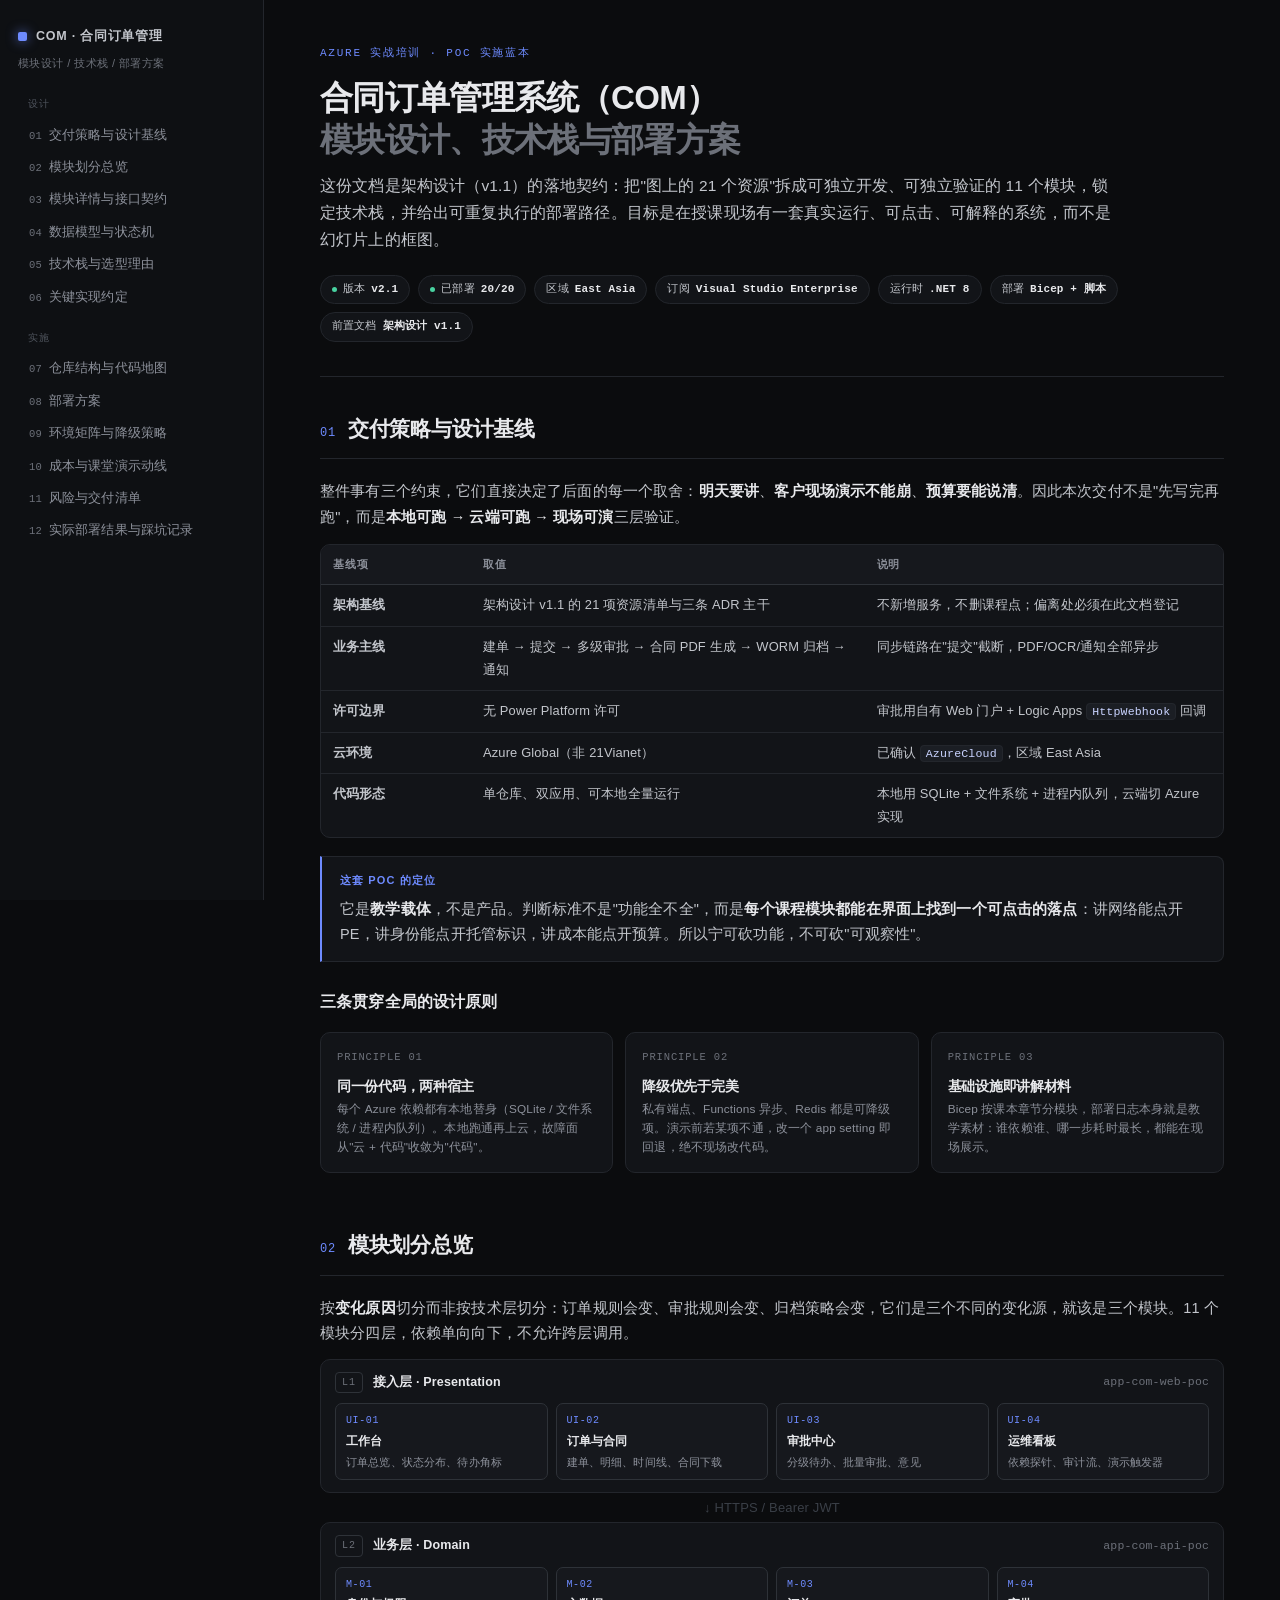
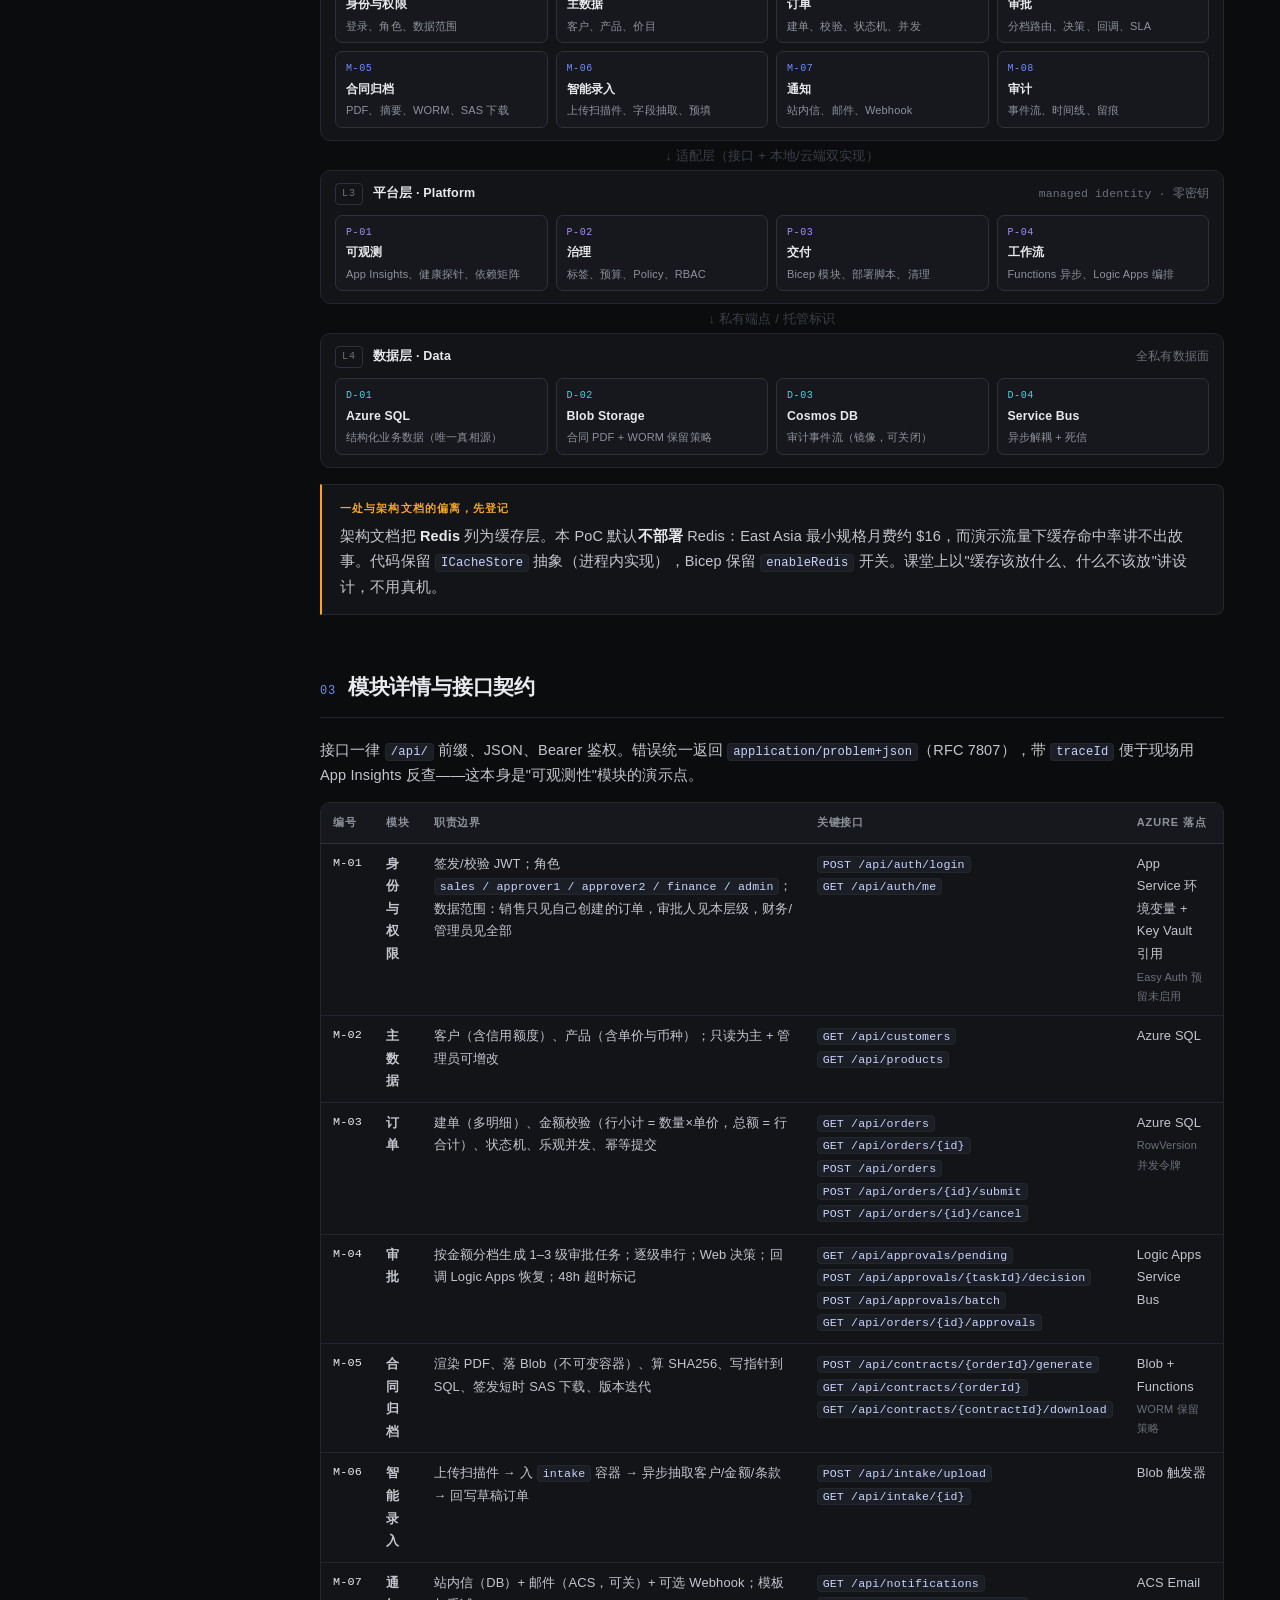
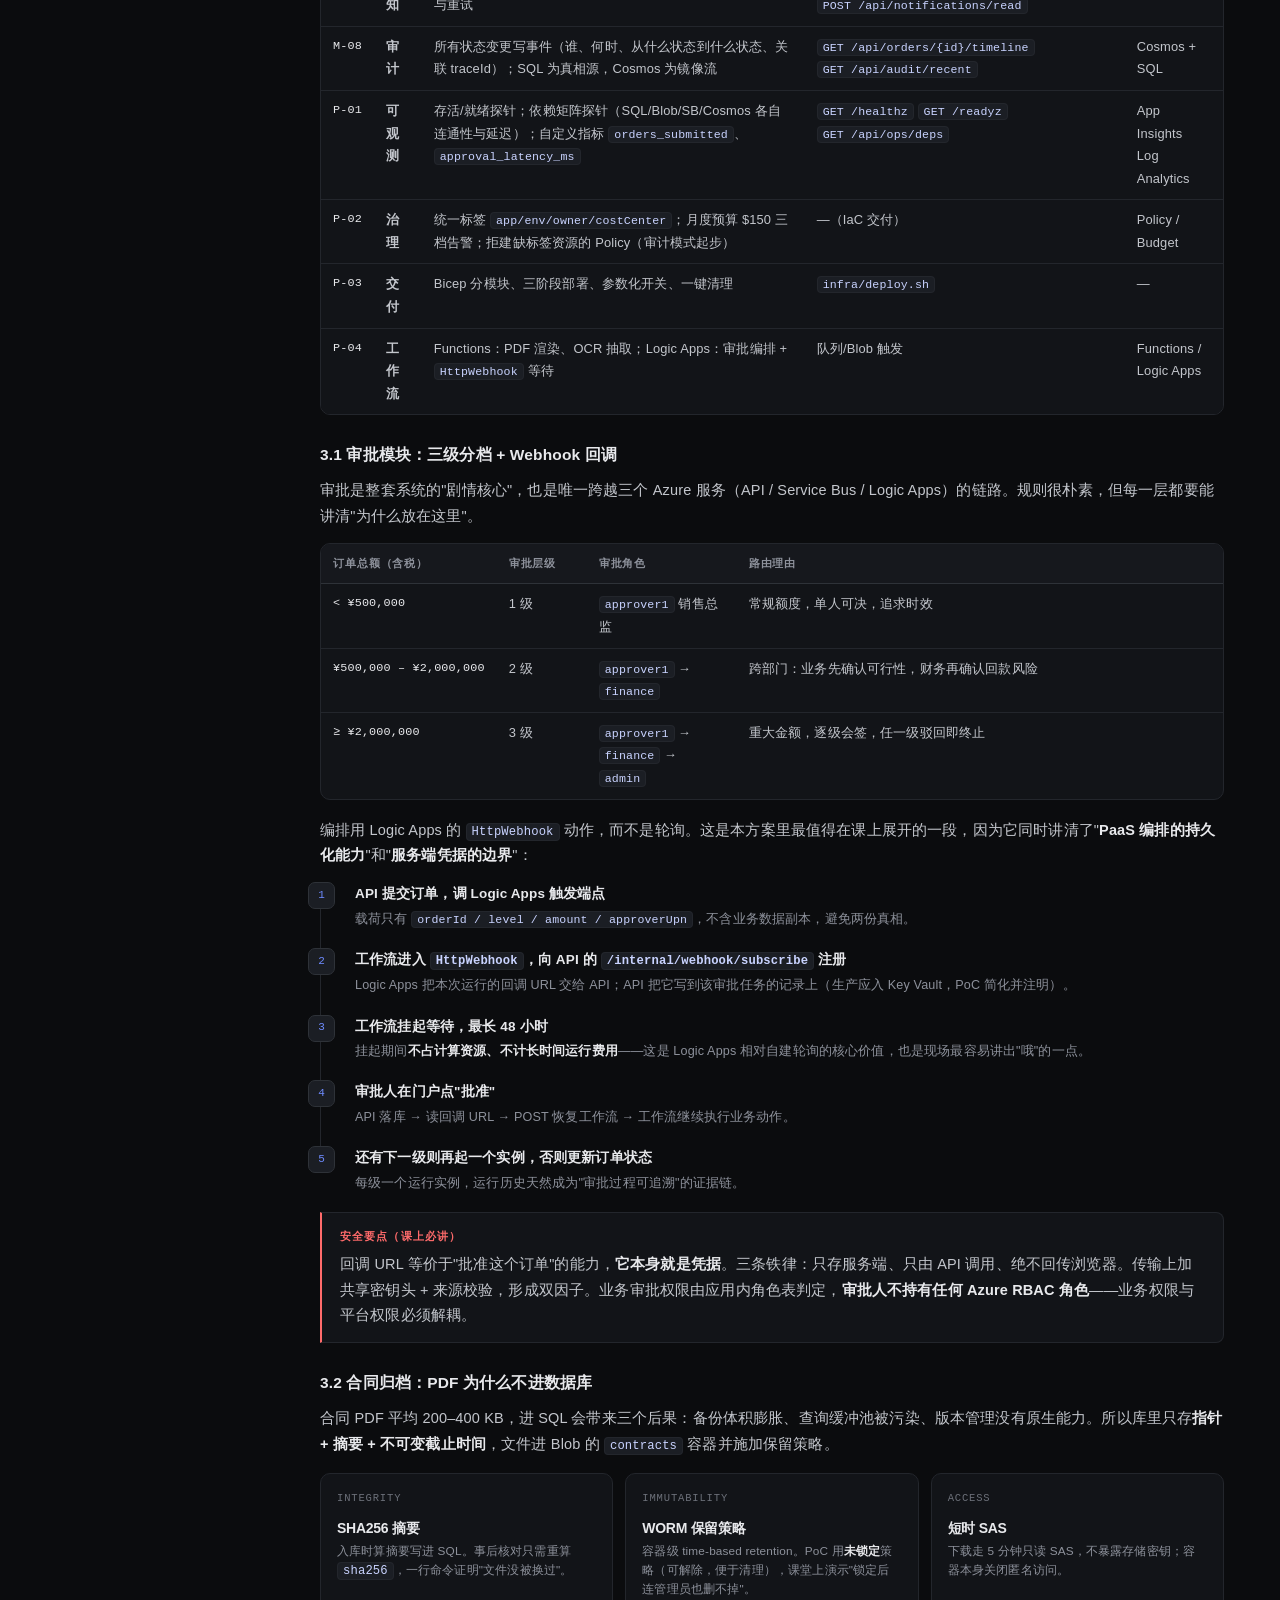
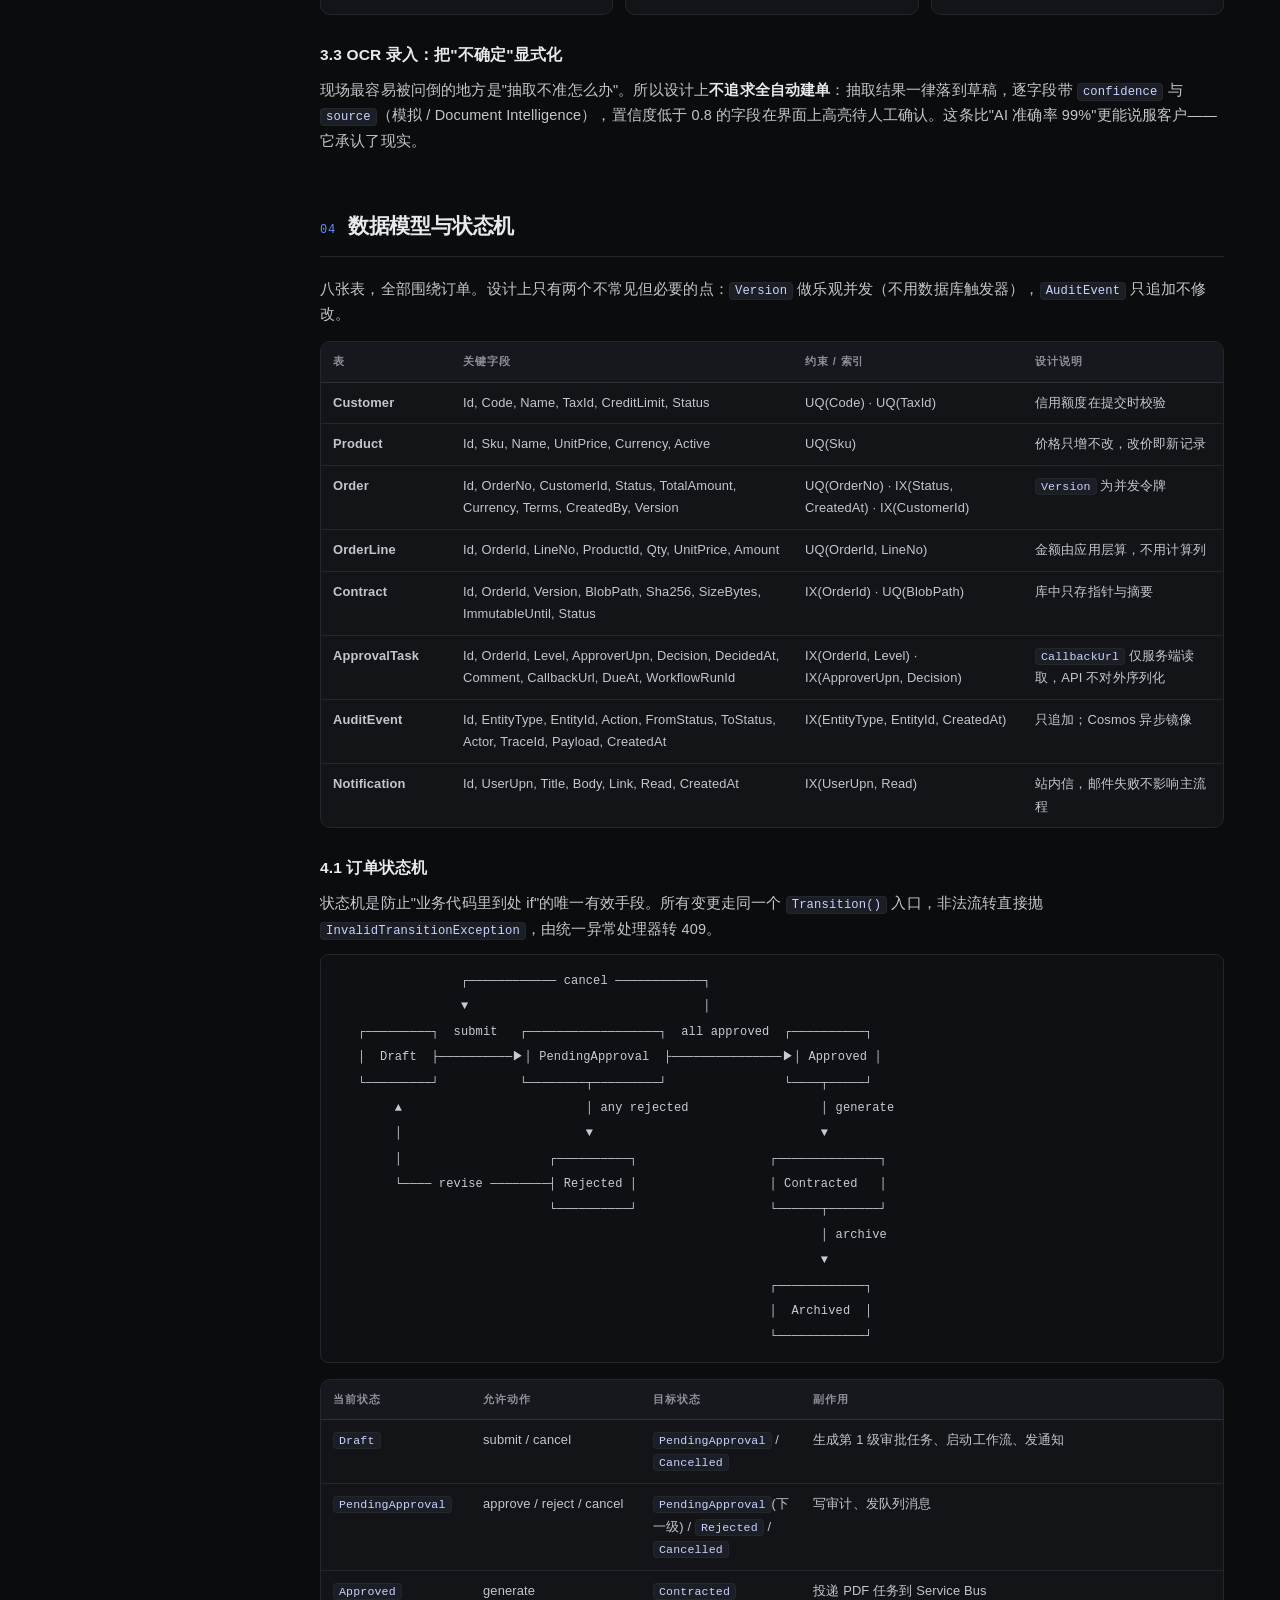
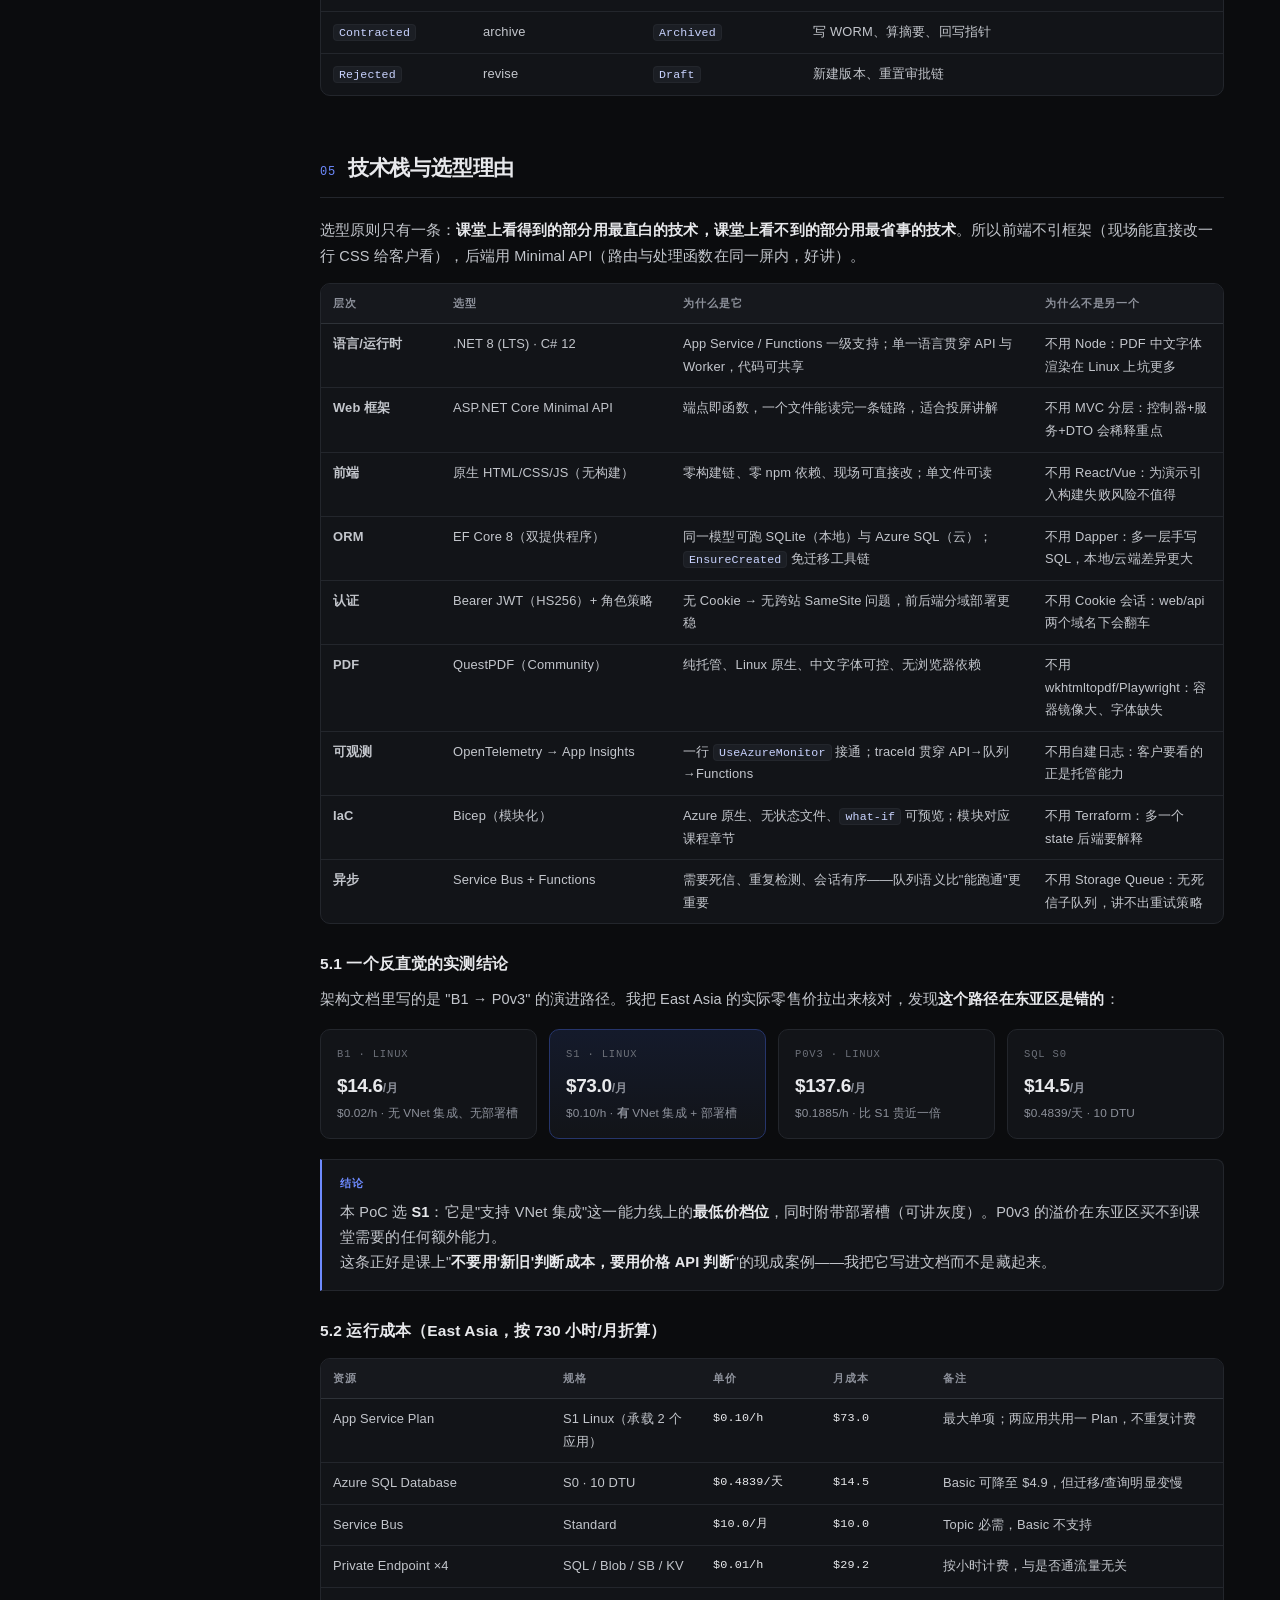
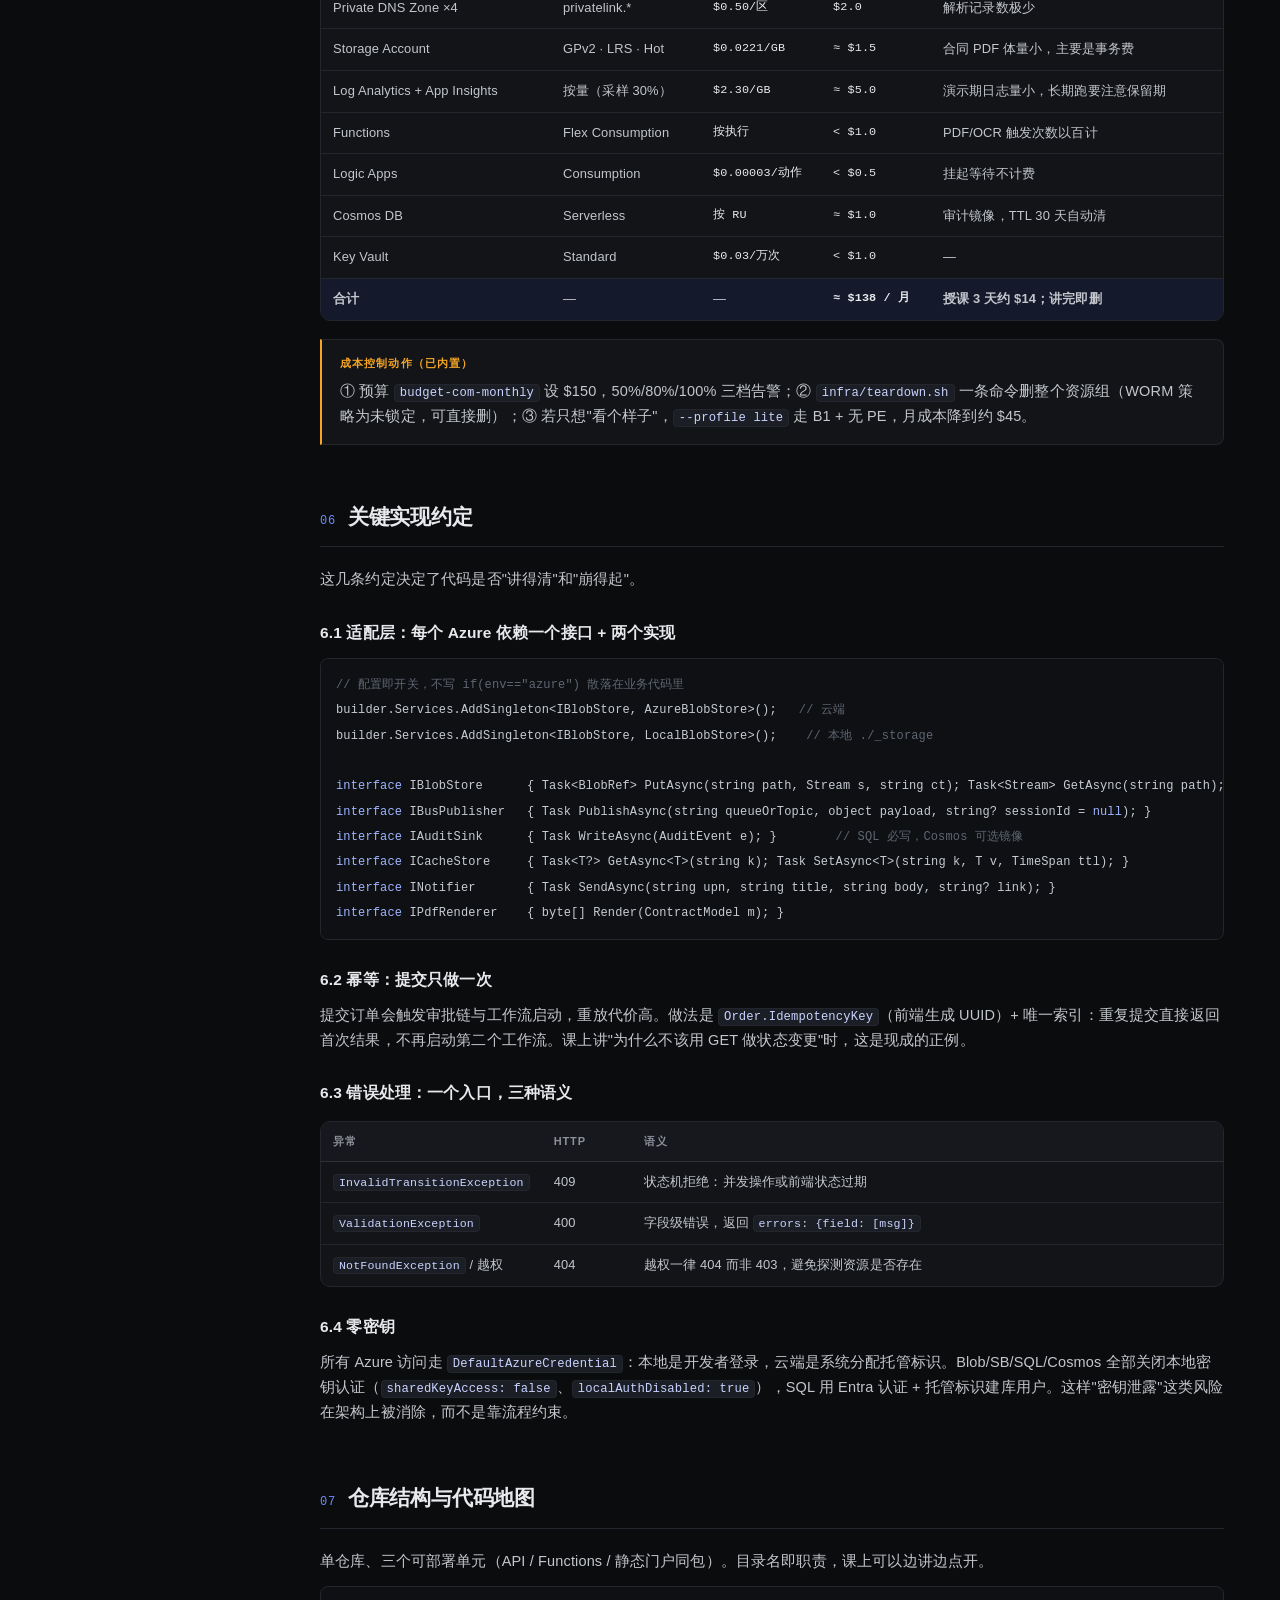
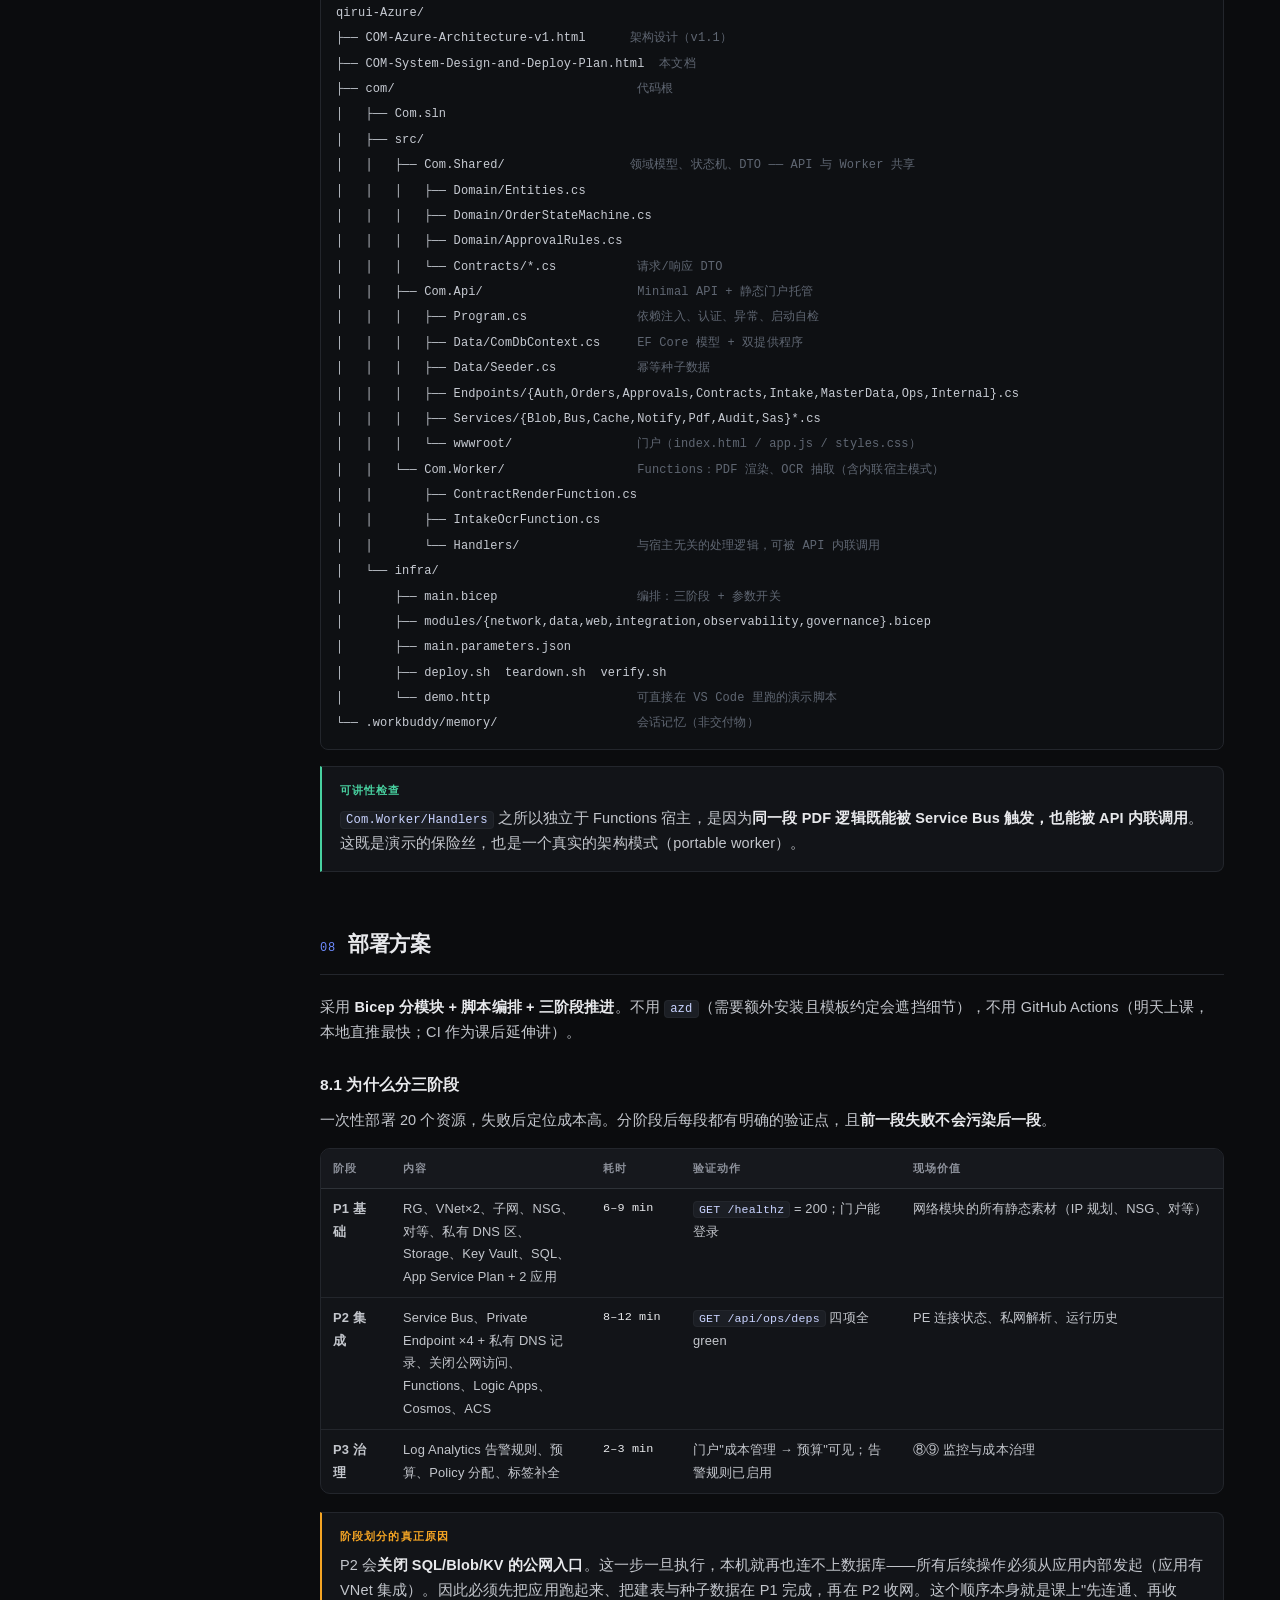
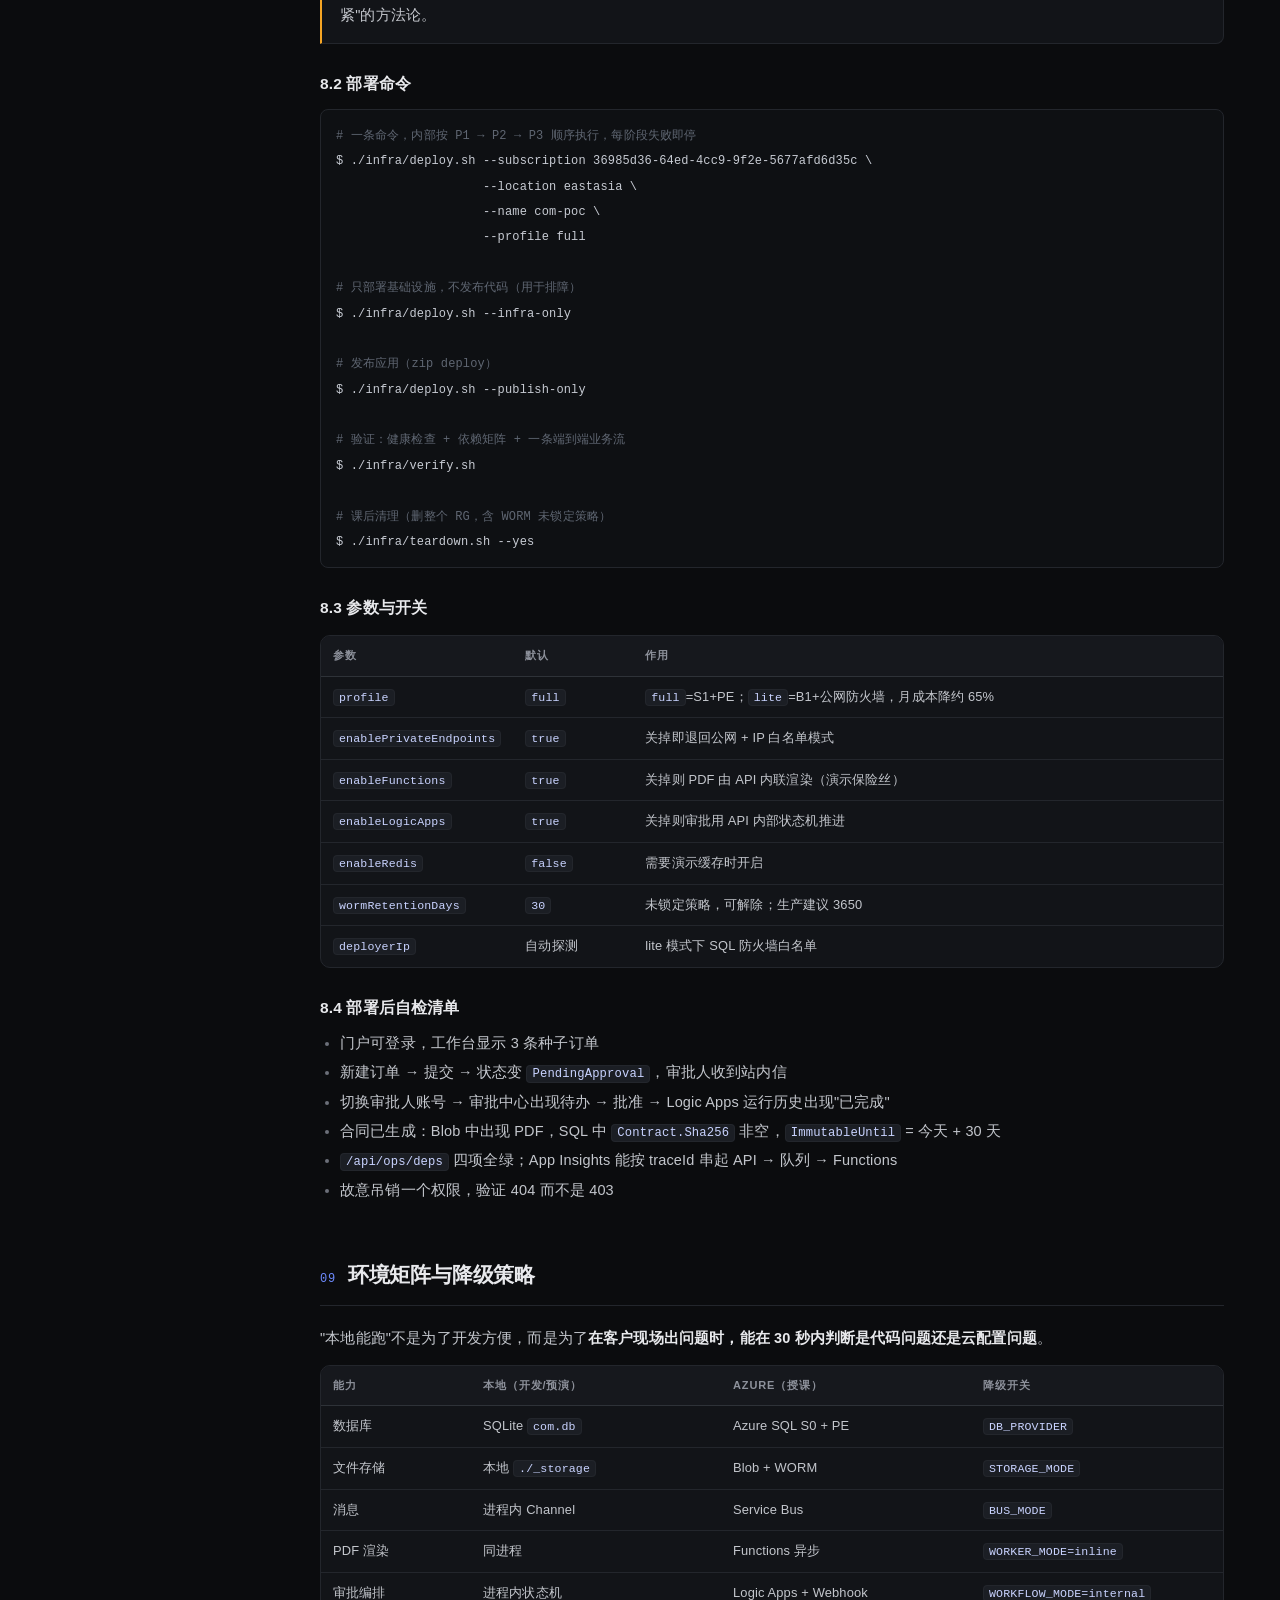
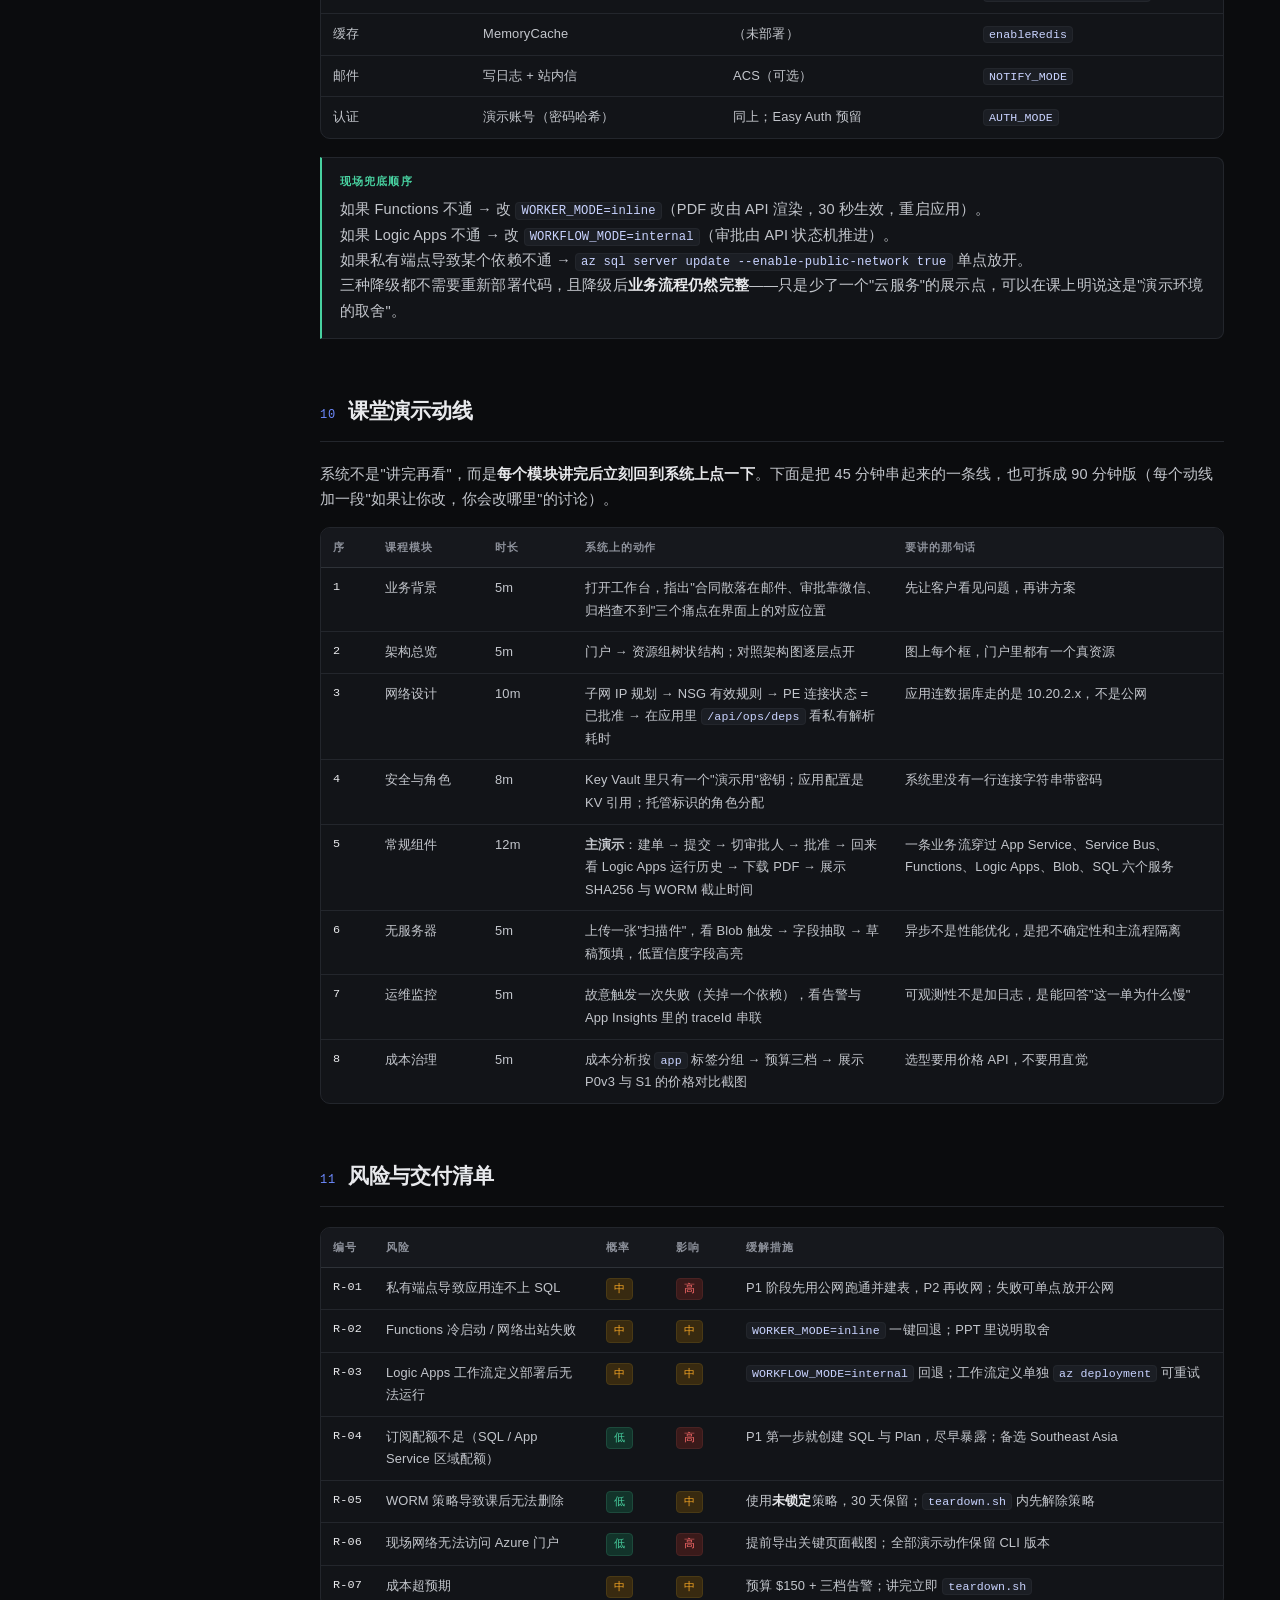
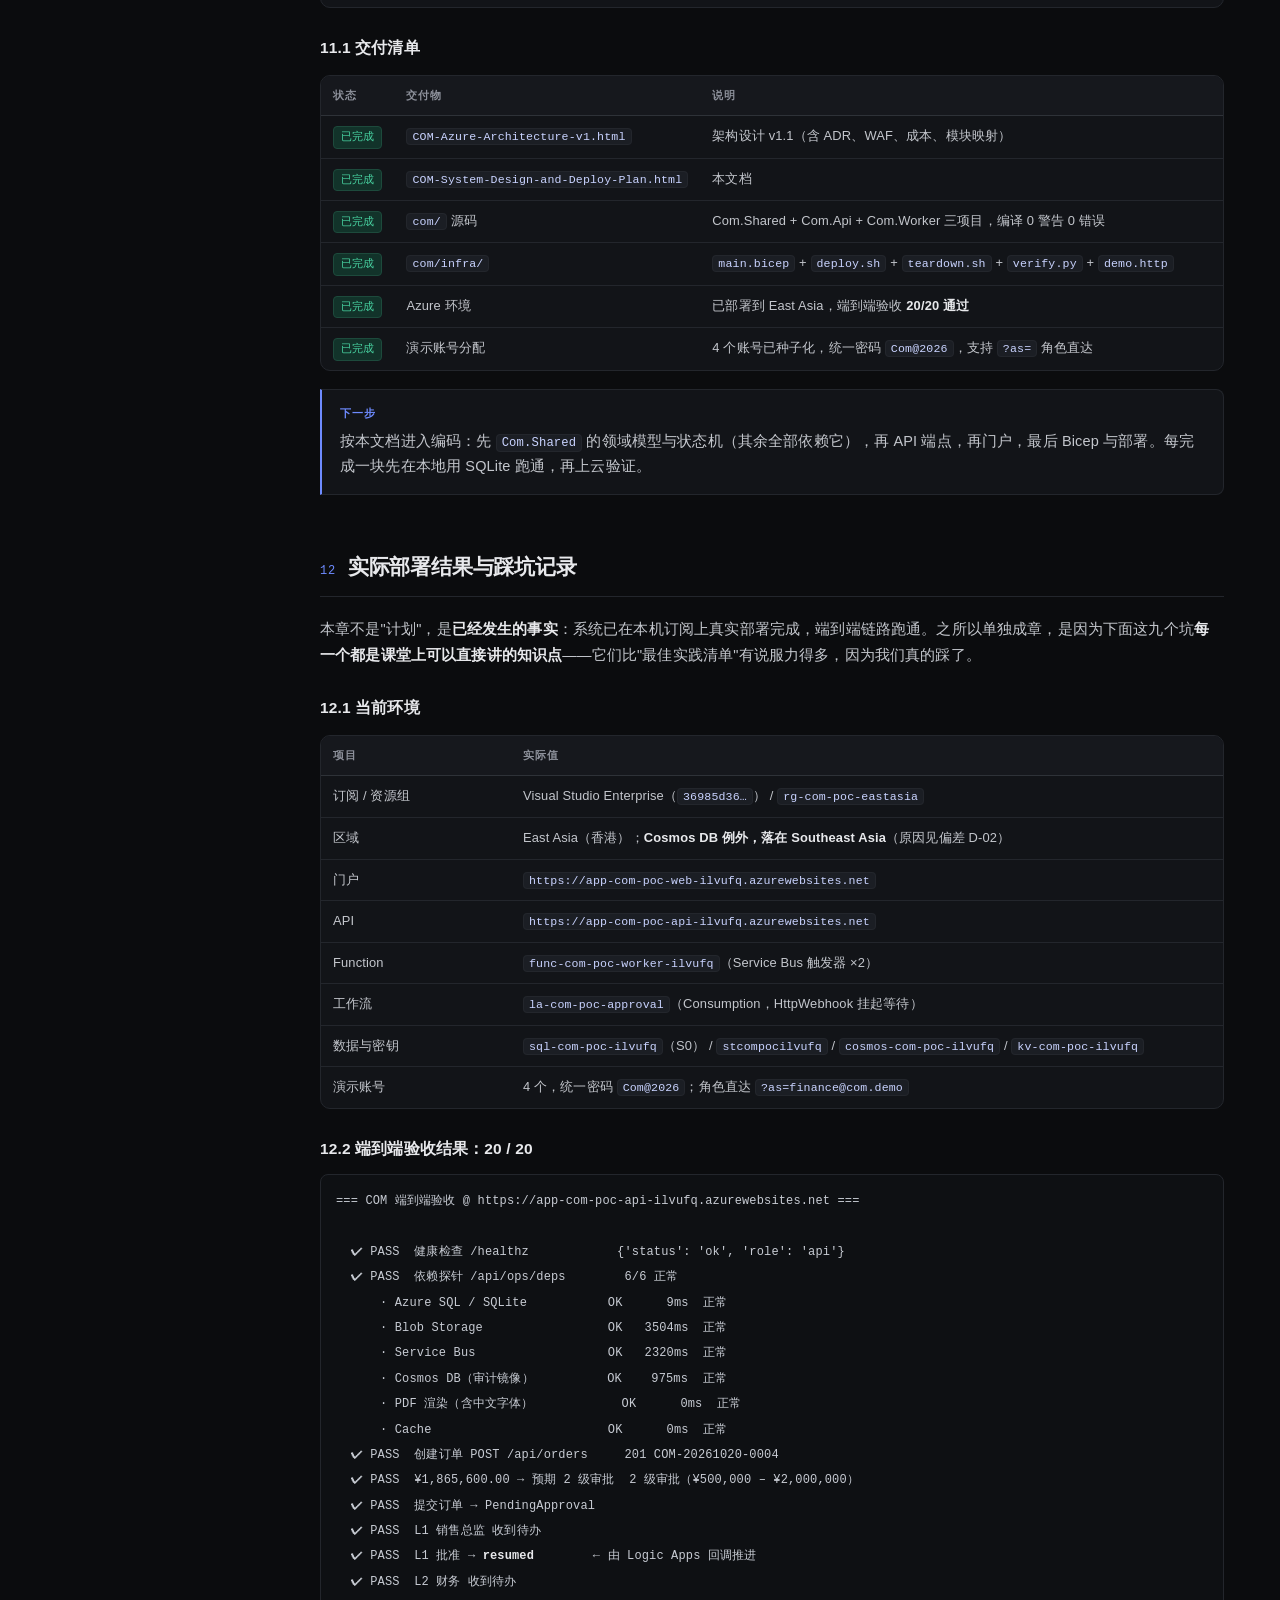
<file: COM-System-Design-and-Deploy-Plan.html>
<!DOCTYPE html>
<html lang="zh-CN">
<head>
<meta charset="UTF-8">
<meta name="viewport" content="width=device-width, initial-scale=1.0">
<title>合同订单管理系统（COM）· 模块设计、技术栈与部署方案 v2.1</title>
<style>
  :root{
    --bg:#0B0C0E; --bg-2:#0E1013;
    --panel:#121418; --panel-2:#16181D; --panel-3:#1B1E24;
    --line:#23262C; --line-2:#2E3238;
    --text:#E8E9EC; --text-2:#C3C6CC; --muted:#8D919B; --muted-2:#6C7079;
    --accent:#6E8BFF; --accent-dim:#243056;
    --green:#48D1A0; --green-dim:#12332A;
    --amber:#F5A524; --amber-dim:#382A10;
    --red:#FF6B6B; --red-dim:#3A1A1A;
    --purple:#A78BFA; --cyan:#4DD0E1;
    --mono:ui-monospace,SFMono-Regular,"SF Mono",Menlo,Consolas,"Liberation Mono",monospace;
    --sans:-apple-system,BlinkMacSystemFont,"Segoe UI","PingFang SC","Hiragino Sans GB","Microsoft YaHei",sans-serif;
    --radius:10px;
  }
  *{box-sizing:border-box;margin:0;padding:0}
  html{scroll-behavior:smooth}
  body{background:var(--bg);color:var(--text);font-family:var(--sans);font-size:14.5px;line-height:1.75;letter-spacing:.01em;-webkit-font-smoothing:antialiased}
  ::selection{background:#2B3A6B;color:#fff}
  .shell{display:grid;grid-template-columns:264px minmax(0,1fr);min-height:100vh}
  aside{position:sticky;top:0;height:100vh;overflow-y:auto;border-right:1px solid var(--line);background:var(--bg-2);padding:26px 18px 40px}
  aside::-webkit-scrollbar{width:6px}
  aside::-webkit-scrollbar-thumb{background:#2A2E35;border-radius:3px}
  .brand{display:flex;align-items:center;gap:9px;margin-bottom:6px}
  .brand-dot{width:9px;height:9px;border-radius:2px;background:var(--accent);box-shadow:0 0 12px rgba(110,139,255,.7)}
  .brand-txt{font-size:12.5px;font-weight:600;letter-spacing:.06em;color:var(--text-2)}
  .brand-sub{font-size:11px;color:var(--muted-2);margin:2px 0 22px;letter-spacing:.04em}
  nav a{display:block;font-size:12.8px;color:var(--muted);text-decoration:none;padding:5px 9px;border-radius:6px;border-left:2px solid transparent;transition:.15s}
  nav a:hover{color:var(--text);background:var(--panel-2)}
  nav a .n{font-family:var(--mono);font-size:10.5px;color:var(--muted-2);margin-right:7px}
  .nav-group{font-size:10px;letter-spacing:.14em;text-transform:uppercase;color:#4E535C;margin:16px 0 6px 10px}
  main{padding:44px 56px 120px;max-width:1120px}
  .eyebrow{font-family:var(--mono);font-size:11px;letter-spacing:.16em;color:var(--accent);text-transform:uppercase}
  h1{font-size:33px;line-height:1.28;font-weight:650;letter-spacing:-.02em;margin:14px 0 10px}
  h1 span{color:var(--muted-2)}
  .lede{font-size:15.5px;color:var(--text-2);max-width:800px}
  .meta{display:flex;flex-wrap:wrap;gap:8px;margin:22px 0 4px}
  .chip{font-family:var(--mono);font-size:11px;color:var(--text-2);background:var(--panel);border:1px solid var(--line);border-radius:999px;padding:4px 11px;display:inline-flex;align-items:center;gap:6px}
  .chip b{color:var(--text);font-weight:600}
  .chip .dot{width:5px;height:5px;border-radius:50%;background:var(--green)}
  hr.sep{border:0;border-top:1px solid var(--line);margin:34px 0}
  section{margin:0 0 54px;scroll-margin-top:24px}
  h2{font-size:21px;font-weight:600;letter-spacing:-.01em;padding-bottom:11px;border-bottom:1px solid var(--line);margin-bottom:20px;display:flex;align-items:baseline;gap:12px}
  h2 .num{font-family:var(--mono);font-size:12px;color:var(--accent);font-weight:500;letter-spacing:.06em}
  h3{font-size:15.5px;font-weight:600;margin:26px 0 10px;color:var(--text)}
  h4{font-size:13px;font-weight:600;margin:18px 0 8px;color:var(--text-2);letter-spacing:.02em}
  p{margin:0 0 12px;color:var(--text-2)}
  ul,ol{margin:0 0 14px 20px;color:var(--text-2)}
  li{margin:4px 0}
  li::marker{color:var(--muted-2)}
  strong{color:var(--text);font-weight:600}
  code{font-family:var(--mono);font-size:12.2px;background:var(--panel-3);border:1px solid var(--line);border-radius:4px;padding:1px 5px;color:#C9D3FF}
  a{color:var(--accent);text-decoration:none}
  .tw{overflow-x:auto;border:1px solid var(--line);border-radius:var(--radius);margin:14px 0 18px;background:var(--panel)}
  table{border-collapse:collapse;width:100%;font-size:12.9px}
  th{text-align:left;font-weight:600;font-size:11px;letter-spacing:.08em;text-transform:uppercase;color:var(--muted);background:var(--panel-2);padding:10px 12px;border-bottom:1px solid var(--line-2);white-space:nowrap}
  td{padding:9px 12px;border-bottom:1px solid var(--line);color:var(--text-2);vertical-align:top}
  tr:last-child td{border-bottom:0}
  tbody tr:hover{background:#14171C}
  td code{font-size:11.6px;white-space:nowrap}
  .num-td{font-family:var(--mono);font-size:11.8px;color:var(--text);white-space:nowrap}
  .t-sub{display:block;font-size:11px;color:var(--muted-2);margin-top:2px}
  .tag{display:inline-block;font-family:var(--mono);font-size:10.5px;padding:1px 7px;border-radius:4px;border:1px solid var(--line-2);color:var(--muted);background:var(--panel-3);white-space:nowrap}
  .tag.g{color:var(--green);border-color:#1D4A3C;background:var(--green-dim)}
  .tag.a{color:var(--amber);border-color:#4A3A15;background:var(--amber-dim)}
  .tag.r{color:var(--red);border-color:#4A2323;background:var(--red-dim)}
  .tag.b{color:var(--accent);border-color:#26356B;background:var(--accent-dim)}
  .tag.p{color:var(--purple);border-color:#332A5C;background:#1D1830}
  .callout{border:1px solid var(--line);border-left:2px solid var(--accent);background:var(--panel);border-radius:0 8px 8px 0;padding:14px 18px;margin:16px 0 20px}
  .callout .ct{font-size:11px;letter-spacing:.1em;text-transform:uppercase;color:var(--accent);margin-bottom:6px;font-weight:600}
  .callout p:last-child{margin-bottom:0}
  .callout.warn{border-left-color:var(--amber)} .callout.warn .ct{color:var(--amber)}
  .callout.ok{border-left-color:var(--green)} .callout.ok .ct{color:var(--green)}
  .callout.danger{border-left-color:var(--red)} .callout.danger .ct{color:var(--red)}
  .grid{display:grid;gap:12px;margin:16px 0 20px}
  .g2{grid-template-columns:repeat(2,minmax(0,1fr))}
  .g3{grid-template-columns:repeat(3,minmax(0,1fr))}
  .g4{grid-template-columns:repeat(4,minmax(0,1fr))}
  .card{background:var(--panel);border:1px solid var(--line);border-radius:var(--radius);padding:15px 16px}
  .card .k{font-family:var(--mono);font-size:10.5px;color:var(--muted-2);letter-spacing:.08em;text-transform:uppercase}
  .card .v{font-size:19px;font-weight:600;margin:6px 0 2px;letter-spacing:-.02em}
  .card .d{font-size:11.8px;color:var(--muted);line-height:1.6}
  .card.accent{border-color:#26356B;background:linear-gradient(180deg,#141A2B 0%,#121418 100%)}
  /* layer map */
  .layer{border:1px solid var(--line);border-radius:var(--radius);background:var(--panel);padding:12px 14px;margin-bottom:10px;position:relative}
  .layer-h{display:flex;align-items:center;gap:10px;margin-bottom:10px}
  .layer-h .lb{font-family:var(--mono);font-size:10px;letter-spacing:.1em;color:var(--muted-2);border:1px solid var(--line-2);border-radius:4px;padding:1px 6px}
  .layer-h .lt{font-size:12.5px;font-weight:600;color:var(--text)}
  .layer-h .ld{font-size:11.5px;color:var(--muted-2);margin-left:auto;font-family:var(--mono)}
  .mods{display:grid;gap:8px}
  .m{background:var(--panel-2);border:1px solid var(--line-2);border-radius:7px;padding:8px 10px}
  .m .mn{font-family:var(--mono);font-size:10px;color:var(--accent);letter-spacing:.06em}
  .m .mt{font-size:12.3px;font-weight:600;color:var(--text);margin:1px 0 2px}
  .m .md{font-size:11px;color:var(--muted);line-height:1.5}
  .m.az .mn{color:var(--cyan)}
  .m.pf .mn{color:var(--purple)}
  .arrow{text-align:center;color:#3A3F47;font-size:13px;line-height:1;margin:-2px 0 8px}
  .steps{counter-reset:s;margin:14px 0 18px}
  .step{position:relative;padding:0 0 18px 34px;border-left:1px solid var(--line)}
  .step:last-child{border-left-color:transparent;padding-bottom:0}
  .step::before{counter-increment:s;content:counter(s);position:absolute;left:-13px;top:0;width:25px;height:25px;border-radius:7px;background:var(--panel-3);border:1px solid var(--line-2);color:var(--accent);font-family:var(--mono);font-size:11px;display:flex;align-items:center;justify-content:center}
  .step .st{font-size:13.5px;font-weight:600;color:var(--text);margin-bottom:3px}
  .step .sd{font-size:12.6px;color:var(--muted);line-height:1.68}
  .step .sd code{font-size:11.6px}
  pre{background:var(--bg-2);border:1px solid var(--line);border-radius:8px;padding:13px 15px;overflow-x:auto;margin:12px 0 16px}
  pre code{background:none;border:0;padding:0;font-size:12px;line-height:1.72;color:#C7CBD3;white-space:pre}
  .c-com{color:#5F6672}
  .c-str{color:#8FD6A8}
  .c-key{color:#9EB4FF}
  .foot{border-top:1px solid var(--line);margin-top:60px;padding-top:18px;font-size:11.5px;color:var(--muted-2);font-family:var(--mono)}
  @media (max-width:980px){
    .shell{grid-template-columns:1fr}
    aside{display:none}
    main{padding:28px 20px 80px}
    .g3,.g4{grid-template-columns:repeat(2,minmax(0,1fr))}
    .mods{grid-template-columns:1fr!important}
  }
</style>
</head>
<body>
<div class="shell">
<aside>
  <div class="brand"><div class="brand-dot"></div><div class="brand-txt">COM · 合同订单管理</div></div>
  <div class="brand-sub">模块设计 / 技术栈 / 部署方案</div>
  <div class="nav-group">设计</div>
  <nav>
    <a href="#s1"><span class="n">01</span>交付策略与设计基线</a>
    <a href="#s2"><span class="n">02</span>模块划分总览</a>
    <a href="#s3"><span class="n">03</span>模块详情与接口契约</a>
    <a href="#s4"><span class="n">04</span>数据模型与状态机</a>
    <a href="#s5"><span class="n">05</span>技术栈与选型理由</a>
    <a href="#s6"><span class="n">06</span>关键实现约定</a>
  </nav>
  <div class="nav-group">实施</div>
  <nav>
    <a href="#s7"><span class="n">07</span>仓库结构与代码地图</a>
    <a href="#s8"><span class="n">08</span>部署方案</a>
    <a href="#s9"><span class="n">09</span>环境矩阵与降级策略</a>
    <a href="#s10"><span class="n">10</span>成本与课堂演示动线</a>
    <a href="#s11"><span class="n">11</span>风险与交付清单</a>
    <a href="#s12"><span class="n">12</span>实际部署结果与踩坑记录</a>
  </nav>
</aside>
<main>

<div class="eyebrow">Azure 实战培训 · PoC 实施蓝本</div>
<h1>合同订单管理系统（COM）<br><span>模块设计、技术栈与部署方案</span></h1>
<p class="lede">这份文档是架构设计（v1.1）的落地契约：把"图上的 21 个资源"拆成可独立开发、可独立验证的 11 个模块，锁定技术栈，并给出可重复执行的部署路径。目标是在授课现场有一套真实运行、可点击、可解释的系统，而不是幻灯片上的框图。</p>
<div class="meta">
  <span class="chip"><span class="dot"></span>版本 <b>v2.1</b></span>
  <span class="chip"><span class="dot" style="background:var(--green)"></span>已部署 <b>20/20</b></span>
  <span class="chip">区域 <b>East Asia</b></span>
  <span class="chip">订阅 <b>Visual Studio Enterprise</b></span>
  <span class="chip">运行时 <b>.NET 8</b></span>
  <span class="chip">部署 <b>Bicep + 脚本</b></span>
  <span class="chip">前置文档 <b>架构设计 v1.1</b></span>
</div>

<hr class="sep">

<!-- ============ 01 ============ -->
<section id="s1">
<h2><span class="num">01</span>交付策略与设计基线</h2>

<p>整件事有三个约束，它们直接决定了后面的每一个取舍：<strong>明天要讲</strong>、<strong>客户现场演示不能崩</strong>、<strong>预算要能说清</strong>。因此本次交付不是"先写完再跑"，而是<strong>本地可跑 → 云端可跑 → 现场可演</strong>三层验证。</p>

<div class="tw"><table>
<thead><tr><th style="width:150px">基线项</th><th>取值</th><th>说明</th></tr></thead>
<tbody>
<tr><td><b>架构基线</b></td><td>架构设计 v1.1 的 21 项资源清单与三条 ADR 主干</td><td>不新增服务，不删课程点；偏离处必须在此文档登记</td></tr>
<tr><td><b>业务主线</b></td><td>建单 → 提交 → 多级审批 → 合同 PDF 生成 → WORM 归档 → 通知</td><td>同步链路在"提交"截断，PDF/OCR/通知全部异步</td></tr>
<tr><td><b>许可边界</b></td><td>无 Power Platform 许可</td><td>审批用自有 Web 门户 + Logic Apps <code>HttpWebhook</code> 回调</td></tr>
<tr><td><b>云环境</b></td><td>Azure Global（非 21Vianet）</td><td>已确认 <code>AzureCloud</code>，区域 East Asia</td></tr>
<tr><td><b>代码形态</b></td><td>单仓库、双应用、可本地全量运行</td><td>本地用 SQLite + 文件系统 + 进程内队列，云端切 Azure 实现</td></tr>
</tbody></table></div>

<div class="callout">
<div class="ct">这套 PoC 的定位</div>
<p>它是<strong>教学载体</strong>，不是产品。判断标准不是"功能全不全"，而是<strong>每个课程模块都能在界面上找到一个可点击的落点</strong>：讲网络能点开 PE，讲身份能点开托管标识，讲成本能点开预算。所以宁可砍功能，不可砍"可观察性"。</p>
</div>

<h3>三条贯穿全局的设计原则</h3>
<div class="grid g3">
  <div class="card"><div class="k">Principle 01</div><div class="v" style="font-size:14px;margin-top:8px">同一份代码，两种宿主</div><div class="d">每个 Azure 依赖都有本地替身（SQLite / 文件系统 / 进程内队列）。本地跑通再上云，故障面从"云 + 代码"收敛为"代码"。</div></div>
  <div class="card"><div class="k">Principle 02</div><div class="v" style="font-size:14px;margin-top:8px">降级优先于完美</div><div class="d">私有端点、Functions 异步、Redis 都是可降级项。演示前若某项不通，改一个 app setting 即回退，绝不现场改代码。</div></div>
  <div class="card"><div class="k">Principle 03</div><div class="v" style="font-size:14px;margin-top:8px">基础设施即讲解材料</div><div class="d">Bicep 按课本章节分模块，部署日志本身就是教学素材：谁依赖谁、哪一步耗时最长，都能在现场展示。</div></div>
</div>
</section>

<!-- ============ 02 ============ -->
<section id="s2">
<h2><span class="num">02</span>模块划分总览</h2>

<p>按<strong>变化原因</strong>切分而非按技术层切分：订单规则会变、审批规则会变、归档策略会变，它们是三个不同的变化源，就该是三个模块。11 个模块分四层，依赖单向向下，不允许跨层调用。</p>

<div class="layer">
  <div class="layer-h"><span class="lb">L1</span><span class="lt">接入层 · Presentation</span><span class="ld">app-com-web-poc</span></div>
  <div class="mods g4" style="grid-template-columns:repeat(4,minmax(0,1fr))">
    <div class="m"><div class="mn">UI-01</div><div class="mt">工作台</div><div class="md">订单总览、状态分布、待办角标</div></div>
    <div class="m"><div class="mn">UI-02</div><div class="mt">订单与合同</div><div class="md">建单、明细、时间线、合同下载</div></div>
    <div class="m"><div class="mn">UI-03</div><div class="mt">审批中心</div><div class="md">分级待办、批量审批、意见</div></div>
    <div class="m"><div class="mn">UI-04</div><div class="mt">运维看板</div><div class="md">依赖探针、审计流、演示触发器</div></div>
  </div>
</div>
<div class="arrow">↓ HTTPS / Bearer JWT</div>

<div class="layer">
  <div class="layer-h"><span class="lb">L2</span><span class="lt">业务层 · Domain</span><span class="ld">app-com-api-poc</span></div>
  <div class="mods g4" style="grid-template-columns:repeat(4,minmax(0,1fr))">
    <div class="m"><div class="mn">M-01</div><div class="mt">身份与权限</div><div class="md">登录、角色、数据范围</div></div>
    <div class="m"><div class="mn">M-02</div><div class="mt">主数据</div><div class="md">客户、产品、价目</div></div>
    <div class="m"><div class="mn">M-03</div><div class="mt">订单</div><div class="md">建单、校验、状态机、并发</div></div>
    <div class="m"><div class="mn">M-04</div><div class="mt">审批</div><div class="md">分档路由、决策、回调、SLA</div></div>
    <div class="m"><div class="mn">M-05</div><div class="mt">合同归档</div><div class="md">PDF、摘要、WORM、SAS 下载</div></div>
    <div class="m"><div class="mn">M-06</div><div class="mt">智能录入</div><div class="md">上传扫描件、字段抽取、预填</div></div>
    <div class="m"><div class="mn">M-07</div><div class="mt">通知</div><div class="md">站内信、邮件、Webhook</div></div>
    <div class="m"><div class="mn">M-08</div><div class="mt">审计</div><div class="md">事件流、时间线、留痕</div></div>
  </div>
</div>
<div class="arrow">↓ 适配层（接口 + 本地/云端双实现）</div>

<div class="layer">
  <div class="layer-h"><span class="lb">L3</span><span class="lt">平台层 · Platform</span><span class="ld">managed identity · 零密钥</span></div>
  <div class="mods" style="grid-template-columns:repeat(4,minmax(0,1fr))">
    <div class="m pf"><div class="mn">P-01</div><div class="mt">可观测</div><div class="md">App Insights、健康探针、依赖矩阵</div></div>
    <div class="m pf"><div class="mn">P-02</div><div class="mt">治理</div><div class="md">标签、预算、Policy、RBAC</div></div>
    <div class="m pf"><div class="mn">P-03</div><div class="mt">交付</div><div class="md">Bicep 模块、部署脚本、清理</div></div>
    <div class="m pf"><div class="mn">P-04</div><div class="mt">工作流</div><div class="md">Functions 异步、Logic Apps 编排</div></div>
  </div>
</div>
<div class="arrow">↓ 私有端点 / 托管标识</div>

<div class="layer">
  <div class="layer-h"><span class="lb">L4</span><span class="lt">数据层 · Data</span><span class="ld">全私有数据面</span></div>
  <div class="mods" style="grid-template-columns:repeat(4,minmax(0,1fr))">
    <div class="m az"><div class="mn">D-01</div><div class="mt">Azure SQL</div><div class="md">结构化业务数据（唯一真相源）</div></div>
    <div class="m az"><div class="mn">D-02</div><div class="mt">Blob Storage</div><div class="md">合同 PDF + WORM 保留策略</div></div>
    <div class="m az"><div class="mn">D-03</div><div class="mt">Cosmos DB</div><div class="md">审计事件流（镜像，可关闭）</div></div>
    <div class="m az"><div class="mn">D-04</div><div class="mt">Service Bus</div><div class="md">异步解耦 + 死信</div></div>
  </div>
</div>

<div class="callout warn">
<div class="ct">一处与架构文档的偏离，先登记</div>
<p>架构文档把 <strong>Redis</strong> 列为缓存层。本 PoC 默认<strong>不部署</strong> Redis：East Asia 最小规格月费约 $16，而演示流量下缓存命中率讲不出故事。代码保留 <code>ICacheStore</code> 抽象（进程内实现），Bicep 保留 <code>enableRedis</code> 开关。课堂上以"缓存该放什么、什么不该放"讲设计，不用真机。</p>
</div>
</section>

<!-- ============ 03 ============ -->
<section id="s3">
<h2><span class="num">03</span>模块详情与接口契约</h2>

<p>接口一律 <code>/api/</code> 前缀、JSON、Bearer 鉴权。错误统一返回 <code>application/problem+json</code>（RFC 7807），带 <code>traceId</code> 便于现场用 App Insights 反查——这本身是"可观测性"模块的演示点。</p>

<div class="tw"><table>
<thead><tr><th style="width:52px">编号</th><th style="width:120px">模块</th><th>职责边界</th><th style="width:250px">关键接口</th><th style="width:130px">Azure 落点</th><th style="width:100px">课程模块</th></tr></thead>
<tbody>
<tr><td class="num-td">M-01</td><td><b>身份与权限</b></td><td>签发/校验 JWT；角色 <code>sales / approver1 / approver2 / finance / admin</code>；数据范围：销售只见自己创建的订单，审批人见本层级，财务/管理员见全部</td><td><code>POST /api/auth/login</code><br><code>GET /api/auth/me</code></td><td>App Service 环境变量 + Key Vault 引用<br><span class="t-sub">Easy Auth 预留未启用</span></td><td>④⑥ 安全与角色</td></tr>
<tr><td class="num-td">M-02</td><td><b>主数据</b></td><td>客户（含信用额度）、产品（含单价与币种）；只读为主 + 管理员可增改</td><td><code>GET /api/customers</code><br><code>GET /api/products</code></td><td>Azure SQL</td><td>⑦ 常规组件</td></tr>
<tr><td class="num-td">M-03</td><td><b>订单</b></td><td>建单（多明细）、金额校验（行小计 = 数量×单价，总额 = 行合计）、状态机、乐观并发、幂等提交</td><td><code>GET /api/orders</code><br><code>GET /api/orders/{id}</code><br><code>POST /api/orders</code><br><code>POST /api/orders/{id}/submit</code><br><code>POST /api/orders/{id}/cancel</code></td><td>Azure SQL<br><span class="t-sub">RowVersion 并发令牌</span></td><td>⑦ 常规组件</td></tr>
<tr><td class="num-td">M-04</td><td><b>审批</b></td><td>按金额分档生成 1–3 级审批任务；逐级串行；Web 决策；回调 Logic Apps 恢复；48h 超时标记</td><td><code>GET /api/approvals/pending</code><br><code>POST /api/approvals/{taskId}/decision</code><br><code>POST /api/approvals/batch</code><br><code>GET /api/orders/{id}/approvals</code></td><td>Logic Apps<br>Service Bus</td><td>⑦ 主演示</td></tr>
<tr><td class="num-td">M-05</td><td><b>合同归档</b></td><td>渲染 PDF、落 Blob（不可变容器）、算 SHA256、写指针到 SQL、签发短时 SAS 下载、版本迭代</td><td><code>POST /api/contracts/{orderId}/generate</code><br><code>GET /api/contracts/{orderId}</code><br><code>GET /api/contracts/{contractId}/download</code></td><td>Blob + Functions<br><span class="t-sub">WORM 保留策略</span></td><td>⑦⑧ 数据与备份</td></tr>
<tr><td class="num-td">M-06</td><td><b>智能录入</b></td><td>上传扫描件 → 入 <code>intake</code> 容器 → 异步抽取客户/金额/条款 → 回写草稿订单</td><td><code>POST /api/intake/upload</code><br><code>GET /api/intake/{id}</code></td><td>Blob 触发器</td><td>⑦ 无服务器</td></tr>
<tr><td class="num-td">M-07</td><td><b>通知</b></td><td>站内信（DB）+ 邮件（ACS，可关）+ 可选 Webhook；模板与重试</td><td><code>GET /api/notifications</code><br><code>POST /api/notifications/read</code></td><td>ACS Email</td><td>⑦ 集成</td></tr>
<tr><td class="num-td">M-08</td><td><b>审计</b></td><td>所有状态变更写事件（谁、何时、从什么状态到什么状态、关联 traceId）；SQL 为真相源，Cosmos 为镜像流</td><td><code>GET /api/orders/{id}/timeline</code><br><code>GET /api/audit/recent</code></td><td>Cosmos + SQL</td><td>⑧ 运维</td></tr>
<tr><td class="num-td">P-01</td><td><b>可观测</b></td><td>存活/就绪探针；依赖矩阵探针（SQL/Blob/SB/Cosmos 各自连通性与延迟）；自定义指标 <code>orders_submitted</code>、<code>approval_latency_ms</code></td><td><code>GET /healthz</code> <code>GET /readyz</code><br><code>GET /api/ops/deps</code></td><td>App Insights<br>Log Analytics</td><td>⑧ 监控</td></tr>
<tr><td class="num-td">P-02</td><td><b>治理</b></td><td>统一标签 <code>app/env/owner/costCenter</code>；月度预算 $150 三档告警；拒建缺标签资源的 Policy（审计模式起步）</td><td>—（IaC 交付）</td><td>Policy / Budget</td><td>⑤⑨ 治理</td></tr>
<tr><td class="num-td">P-03</td><td><b>交付</b></td><td>Bicep 分模块、三阶段部署、参数化开关、一键清理</td><td><code>infra/deploy.sh</code></td><td>—</td><td>⑦ 全流程</td></tr>
<tr><td class="num-td">P-04</td><td><b>工作流</b></td><td>Functions：PDF 渲染、OCR 抽取；Logic Apps：审批编排 + <code>HttpWebhook</code> 等待</td><td>队列/Blob 触发</td><td>Functions / Logic Apps</td><td>⑦ 主演示</td></tr>
</tbody></table></div>

<h3>3.1 审批模块：三级分档 + Webhook 回调</h3>
<p>审批是整套系统的"剧情核心"，也是唯一跨越三个 Azure 服务（API / Service Bus / Logic Apps）的链路。规则很朴素，但每一层都要能讲清"为什么放在这里"。</p>

<div class="tw"><table>
<thead><tr><th style="width:130px">订单总额（含税）</th><th style="width:90px">审批层级</th><th style="width:150px">审批角色</th><th>路由理由</th></tr></thead>
<tbody>
<tr><td class="num-td">&lt; ¥500,000</td><td>1 级</td><td><code>approver1</code> 销售总监</td><td>常规额度，单人可决，追求时效</td></tr>
<tr><td class="num-td">¥500,000 – ¥2,000,000</td><td>2 级</td><td><code>approver1</code> → <code>finance</code></td><td>跨部门：业务先确认可行性，财务再确认回款风险</td></tr>
<tr><td class="num-td">≥ ¥2,000,000</td><td>3 级</td><td><code>approver1</code> → <code>finance</code> → <code>admin</code></td><td>重大金额，逐级会签，任一级驳回即终止</td></tr>
</tbody></table></div>

<p>编排用 Logic Apps 的 <code>HttpWebhook</code> 动作，而不是轮询。这是本方案里最值得在课上展开的一段，因为它同时讲清了"<strong>PaaS 编排的持久化能力</strong>"和"<strong>服务端凭据的边界</strong>"：</p>

<div class="steps">
  <div class="step"><div class="st">API 提交订单，调 Logic Apps 触发端点</div><div class="sd">载荷只有 <code>orderId / level / amount / approverUpn</code>，不含业务数据副本，避免两份真相。</div></div>
  <div class="step"><div class="st">工作流进入 <code>HttpWebhook</code>，向 API 的 <code>/internal/webhook/subscribe</code> 注册</div><div class="sd">Logic Apps 把本次运行的回调 URL 交给 API；API 把它写到该审批任务的记录上（生产应入 Key Vault，PoC 简化并注明）。</div></div>
  <div class="step"><div class="st">工作流挂起等待，最长 48 小时</div><div class="sd">挂起期间<strong>不占计算资源、不计长时间运行费用</strong>——这是 Logic Apps 相对自建轮询的核心价值，也是现场最容易讲出"哦"的一点。</div></div>
  <div class="step"><div class="st">审批人在门户点"批准"</div><div class="sd">API 落库 → 读回调 URL → POST 恢复工作流 → 工作流继续执行业务动作。</div></div>
  <div class="step"><div class="st">还有下一级则再起一个实例，否则更新订单状态</div><div class="sd">每级一个运行实例，运行历史天然成为"审批过程可追溯"的证据链。</div></div>
</div>

<div class="callout danger">
<div class="ct">安全要点（课上必讲）</div>
<p>回调 URL 等价于"批准这个订单"的能力，<strong>它本身就是凭据</strong>。三条铁律：只存服务端、只由 API 调用、绝不回传浏览器。传输上加共享密钥头 + 来源校验，形成双因子。业务审批权限由应用内角色表判定，<strong>审批人不持有任何 Azure RBAC 角色</strong>——业务权限与平台权限必须解耦。</p>
</div>

<h3>3.2 合同归档：PDF 为什么不进数据库</h3>
<p>合同 PDF 平均 200–400 KB，进 SQL 会带来三个后果：备份体积膨胀、查询缓冲池被污染、版本管理没有原生能力。所以库里只存<strong>指针 + 摘要 + 不可变截止时间</strong>，文件进 Blob 的 <code>contracts</code> 容器并施加保留策略。</p>

<div class="grid g3">
  <div class="card"><div class="k">Integrity</div><div class="v" style="font-size:14px;margin-top:8px">SHA256 摘要</div><div class="d">入库时算摘要写进 SQL。事后核对只需重算 <code>sha256</code>，一行命令证明"文件没被换过"。</div></div>
  <div class="card"><div class="k">Immutability</div><div class="v" style="font-size:14px;margin-top:8px">WORM 保留策略</div><div class="d">容器级 time-based retention。PoC 用<strong>未锁定</strong>策略（可解除，便于清理），课堂上演示"锁定后连管理员也删不掉"。</div></div>
  <div class="card"><div class="k">Access</div><div class="v" style="font-size:14px;margin-top:8px">短时 SAS</div><div class="d">下载走 5 分钟只读 SAS，不暴露存储密钥；容器本身关闭匿名访问。</div></div>
</div>

<h3>3.3 OCR 录入：把"不确定"显式化</h3>
<p>现场最容易被问倒的地方是"抽取不准怎么办"。所以设计上<strong>不追求全自动建单</strong>：抽取结果一律落到草稿，逐字段带 <code>confidence</code> 与 <code>source</code>（模拟 / Document Intelligence），置信度低于 0.8 的字段在界面上高亮待人工确认。这条比"AI 准确率 99%"更能说服客户——它承认了现实。</p>
</section>

<!-- ============ 04 ============ -->
<section id="s4">
<h2><span class="num">04</span>数据模型与状态机</h2>

<p>八张表，全部围绕订单。设计上只有两个不常见但必要的点：<code>Version</code> 做乐观并发（不用数据库触发器），<code>AuditEvent</code> 只追加不修改。</p>

<div class="tw"><table>
<thead><tr><th style="width:130px">表</th><th>关键字段</th><th style="width:230px">约束 / 索引</th><th style="width:200px">设计说明</th></tr></thead>
<tbody>
<tr><td><b>Customer</b></td><td>Id, Code, Name, TaxId, CreditLimit, Status</td><td>UQ(Code) · UQ(TaxId)</td><td>信用额度在提交时校验</td></tr>
<tr><td><b>Product</b></td><td>Id, Sku, Name, UnitPrice, Currency, Active</td><td>UQ(Sku)</td><td>价格只增不改，改价即新记录</td></tr>
<tr><td><b>Order</b></td><td>Id, OrderNo, CustomerId, Status, TotalAmount, Currency, Terms, CreatedBy, Version</td><td>UQ(OrderNo) · IX(Status, CreatedAt) · IX(CustomerId)</td><td><code>Version</code> 为并发令牌</td></tr>
<tr><td><b>OrderLine</b></td><td>Id, OrderId, LineNo, ProductId, Qty, UnitPrice, Amount</td><td>UQ(OrderId, LineNo)</td><td>金额由应用层算，不用计算列</td></tr>
<tr><td><b>Contract</b></td><td>Id, OrderId, Version, BlobPath, Sha256, SizeBytes, ImmutableUntil, Status</td><td>IX(OrderId) · UQ(BlobPath)</td><td>库中只存指针与摘要</td></tr>
<tr><td><b>ApprovalTask</b></td><td>Id, OrderId, Level, ApproverUpn, Decision, DecidedAt, Comment, CallbackUrl, DueAt, WorkflowRunId</td><td>IX(OrderId, Level) · IX(ApproverUpn, Decision)</td><td><code>CallbackUrl</code> 仅服务端读取，API 不对外序列化</td></tr>
<tr><td><b>AuditEvent</b></td><td>Id, EntityType, EntityId, Action, FromStatus, ToStatus, Actor, TraceId, Payload, CreatedAt</td><td>IX(EntityType, EntityId, CreatedAt)</td><td>只追加；Cosmos 异步镜像</td></tr>
<tr><td><b>Notification</b></td><td>Id, UserUpn, Title, Body, Link, Read, CreatedAt</td><td>IX(UserUpn, Read)</td><td>站内信，邮件失败不影响主流程</td></tr>
</tbody></table></div>

<h3>4.1 订单状态机</h3>
<p>状态机是防止"业务代码里到处 if"的唯一有效手段。所有变更走同一个 <code>Transition()</code> 入口，非法流转直接抛 <code>InvalidTransitionException</code>，由统一异常处理器转 409。</p>

<pre><code>                 ┌──────────── cancel ────────────┐
                 ▼                                │
   ┌─────────┐  submit   ┌──────────────────┐  all approved  ┌──────────┐
   │  Draft  ├──────────▶│ PendingApproval  ├───────────────▶│ Approved │
   └─────────┘           └────────┬─────────┘                └────┬─────┘
        ▲                         │ any rejected                  │ generate
        │                         ▼                               ▼
        │                    ┌──────────┐                  ┌──────────────┐
        └──── revise ────────┤ Rejected │                  │ Contracted   │
                             └──────────┘                  └──────┬───────┘
                                                                  │ archive
                                                                  ▼
                                                           ┌────────────┐
                                                           │  Archived  │
                                                           └────────────┘</code></pre>

<div class="tw"><table>
<thead><tr><th style="width:150px">当前状态</th><th style="width:170px">允许动作</th><th style="width:150px">目标状态</th><th>副作用</th></tr></thead>
<tbody>
<tr><td><code>Draft</code></td><td>submit / cancel</td><td><code>PendingApproval</code> / <code>Cancelled</code></td><td>生成第 1 级审批任务、启动工作流、发通知</td></tr>
<tr><td><code>PendingApproval</code></td><td>approve / reject / cancel</td><td><code>PendingApproval</code>(下一级) / <code>Rejected</code> / <code>Cancelled</code></td><td>写审计、发队列消息</td></tr>
<tr><td><code>Approved</code></td><td>generate</td><td><code>Contracted</code></td><td>投递 PDF 任务到 Service Bus</td></tr>
<tr><td><code>Contracted</code></td><td>archive</td><td><code>Archived</code></td><td>写 WORM、算摘要、回写指针</td></tr>
<tr><td><code>Rejected</code></td><td>revise</td><td><code>Draft</code></td><td>新建版本、重置审批链</td></tr>
</tbody></table></div>
</section>

<!-- ============ 05 ============ -->
<section id="s5">
<h2><span class="num">05</span>技术栈与选型理由</h2>

<p>选型原则只有一条：<strong>课堂上看得到的部分用最直白的技术，课堂上看不到的部分用最省事的技术</strong>。所以前端不引框架（现场能直接改一行 CSS 给客户看），后端用 Minimal API（路由与处理函数在同一屏内，好讲）。</p>

<div class="tw"><table>
<thead><tr><th style="width:120px">层次</th><th style="width:230px">选型</th><th>为什么是它</th><th style="width:190px">为什么不是另一个</th></tr></thead>
<tbody>
<tr><td><b>语言/运行时</b></td><td>.NET 8 (LTS) · C# 12</td><td>App Service / Functions 一级支持；单一语言贯穿 API 与 Worker，代码可共享</td><td>不用 Node：PDF 中文字体渲染在 Linux 上坑更多</td></tr>
<tr><td><b>Web 框架</b></td><td>ASP.NET Core Minimal API</td><td>端点即函数，一个文件能读完一条链路，适合投屏讲解</td><td>不用 MVC 分层：控制器+服务+DTO 会稀释重点</td></tr>
<tr><td><b>前端</b></td><td>原生 HTML/CSS/JS（无构建）</td><td>零构建链、零 npm 依赖、现场可直接改；单文件可读</td><td>不用 React/Vue：为演示引入构建失败风险不值得</td></tr>
<tr><td><b>ORM</b></td><td>EF Core 8（双提供程序）</td><td>同一模型可跑 SQLite（本地）与 Azure SQL（云）；<code>EnsureCreated</code> 免迁移工具链</td><td>不用 Dapper：多一层手写 SQL，本地/云端差异更大</td></tr>
<tr><td><b>认证</b></td><td>Bearer JWT（HS256）+ 角色策略</td><td>无 Cookie → 无跨站 SameSite 问题，前后端分域部署更稳</td><td>不用 Cookie 会话：web/api 两个域名下会翻车</td></tr>
<tr><td><b>PDF</b></td><td>QuestPDF（Community）</td><td>纯托管、Linux 原生、中文字体可控、无浏览器依赖</td><td>不用 wkhtmltopdf/Playwright：容器镜像大、字体缺失</td></tr>
<tr><td><b>可观测</b></td><td>OpenTelemetry → App Insights</td><td>一行 <code>UseAzureMonitor</code> 接通；traceId 贯穿 API→队列→Functions</td><td>不用自建日志：客户要看的正是托管能力</td></tr>
<tr><td><b>IaC</b></td><td>Bicep（模块化）</td><td>Azure 原生、无状态文件、<code>what-if</code> 可预览；模块对应课程章节</td><td>不用 Terraform：多一个 state 后端要解释</td></tr>
<tr><td><b>异步</b></td><td>Service Bus + Functions</td><td>需要死信、重复检测、会话有序——队列语义比"能跑通"更重要</td><td>不用 Storage Queue：无死信子队列，讲不出重试策略</td></tr>
</tbody></table></div>

<h3>5.1 一个反直觉的实测结论</h3>
<p>架构文档里写的是 "B1 → P0v3" 的演进路径。我把 East Asia 的实际零售价拉出来核对，发现<strong>这个路径在东亚区是错的</strong>：</p>

<div class="grid g4">
  <div class="card"><div class="k">B1 · Linux</div><div class="v">$14.6<span style="font-size:12px;color:var(--muted)">/月</span></div><div class="d">$0.02/h · 无 VNet 集成、无部署槽</div></div>
  <div class="card accent"><div class="k">S1 · Linux</div><div class="v">$73.0<span style="font-size:12px;color:var(--muted)">/月</span></div><div class="d">$0.10/h · <b>有</b> VNet 集成 + 部署槽</div></div>
  <div class="card"><div class="k">P0v3 · Linux</div><div class="v">$137.6<span style="font-size:12px;color:var(--muted)">/月</span></div><div class="d">$0.1885/h · 比 S1 贵近一倍</div></div>
  <div class="card"><div class="k">SQL S0</div><div class="v">$14.5<span style="font-size:12px;color:var(--muted)">/月</span></div><div class="d">$0.4839/天 · 10 DTU</div></div>
</div>

<div class="callout">
<div class="ct">结论</div>
<p>本 PoC 选 <strong>S1</strong>：它是"支持 VNet 集成"这一能力线上的<strong>最低价档位</strong>，同时附带部署槽（可讲灰度）。P0v3 的溢价在东亚区买不到课堂需要的任何额外能力。<br>
这条正好是课上"<strong>不要用'新旧'判断成本，要用价格 API 判断</strong>"的现成案例——我把它写进文档而不是藏起来。</p>
</div>

<h3>5.2 运行成本（East Asia，按 730 小时/月折算）</h3>
<div class="tw"><table>
<thead><tr><th style="width:230px">资源</th><th style="width:150px">规格</th><th style="width:120px">单价</th><th style="width:110px">月成本</th><th>备注</th></tr></thead>
<tbody>
<tr><td>App Service Plan</td><td>S1 Linux（承载 2 个应用）</td><td class="num-td">$0.10/h</td><td class="num-td">$73.0</td><td>最大单项；两应用共用一 Plan，不重复计费</td></tr>
<tr><td>Azure SQL Database</td><td>S0 · 10 DTU</td><td class="num-td">$0.4839/天</td><td class="num-td">$14.5</td><td>Basic 可降至 $4.9，但迁移/查询明显变慢</td></tr>
<tr><td>Service Bus</td><td>Standard</td><td class="num-td">$10.0/月</td><td class="num-td">$10.0</td><td>Topic 必需，Basic 不支持</td></tr>
<tr><td>Private Endpoint ×4</td><td>SQL / Blob / SB / KV</td><td class="num-td">$0.01/h</td><td class="num-td">$29.2</td><td>按小时计费，与是否通流量无关</td></tr>
<tr><td>Private DNS Zone ×4</td><td>privatelink.*</td><td class="num-td">$0.50/区</td><td class="num-td">$2.0</td><td>解析记录数极少</td></tr>
<tr><td>Storage Account</td><td>GPv2 · LRS · Hot</td><td class="num-td">$0.0221/GB</td><td class="num-td">≈ $1.5</td><td>合同 PDF 体量小，主要是事务费</td></tr>
<tr><td>Log Analytics + App Insights</td><td>按量（采样 30%）</td><td class="num-td">$2.30/GB</td><td class="num-td">≈ $5.0</td><td>演示期日志量小，长期跑要注意保留期</td></tr>
<tr><td>Functions</td><td>Flex Consumption</td><td class="num-td">按执行</td><td class="num-td">&lt; $1.0</td><td>PDF/OCR 触发次数以百计</td></tr>
<tr><td>Logic Apps</td><td>Consumption</td><td class="num-td">$0.00003/动作</td><td class="num-td">&lt; $0.5</td><td>挂起等待不计费</td></tr>
<tr><td>Cosmos DB</td><td>Serverless</td><td class="num-td">按 RU</td><td class="num-td">≈ $1.0</td><td>审计镜像，TTL 30 天自动清</td></tr>
<tr><td>Key Vault</td><td>Standard</td><td class="num-td">$0.03/万次</td><td class="num-td">&lt; $1.0</td><td>—</td></tr>
<tr style="background:#141A2B"><td><b>合计</b></td><td>—</td><td>—</td><td class="num-td"><b>≈ $138 / 月</b></td><td><b>授课 3 天约 $14；讲完即删</b></td></tr>
</tbody></table></div>

<div class="callout warn">
<div class="ct">成本控制动作（已内置）</div>
<p>① 预算 <code>budget-com-monthly</code> 设 $150，50%/80%/100% 三档告警；② <code>infra/teardown.sh</code> 一条命令删整个资源组（WORM 策略为未锁定，可直接删）；③ 若只想"看个样子"，<code>--profile lite</code> 走 B1 + 无 PE，月成本降到约 $45。</p>
</div>
</section>

<!-- ============ 06 ============ -->
<section id="s6">
<h2><span class="num">06</span>关键实现约定</h2>

<p>这几条约定决定了代码是否"讲得清"和"崩得起"。</p>

<h3>6.1 适配层：每个 Azure 依赖一个接口 + 两个实现</h3>
<pre><code><span class="c-com">// 配置即开关，不写 if(env=="azure") 散落在业务代码里</span>
builder.Services.AddSingleton&lt;IBlobStore, AzureBlobStore&gt;();   <span class="c-com">// 云端</span>
builder.Services.AddSingleton&lt;IBlobStore, LocalBlobStore&gt;();    <span class="c-com">// 本地 ./_storage</span>

<span class="c-key">interface</span> IBlobStore      { Task&lt;BlobRef&gt; PutAsync(string path, Stream s, string ct); Task&lt;Stream&gt; GetAsync(string path); Uri Sas(string path, TimeSpan ttl); }
<span class="c-key">interface</span> IBusPublisher   { Task PublishAsync(string queueOrTopic, object payload, string? sessionId = <span class="c-key">null</span>); }
<span class="c-key">interface</span> IAuditSink      { Task WriteAsync(AuditEvent e); }        <span class="c-com">// SQL 必写，Cosmos 可选镜像</span>
<span class="c-key">interface</span> ICacheStore     { Task&lt;T?&gt; GetAsync&lt;T&gt;(string k); Task SetAsync&lt;T&gt;(string k, T v, TimeSpan ttl); }
<span class="c-key">interface</span> INotifier       { Task SendAsync(string upn, string title, string body, string? link); }
<span class="c-key">interface</span> IPdfRenderer    { byte[] Render(ContractModel m); }</code></pre>

<h3>6.2 幂等：提交只做一次</h3>
<p>提交订单会触发审批链与工作流启动，重放代价高。做法是 <code>Order.IdempotencyKey</code>（前端生成 UUID）+ 唯一索引：重复提交直接返回首次结果，不再启动第二个工作流。课上讲"为什么不该用 GET 做状态变更"时，这是现成的正例。</p>

<h3>6.3 错误处理：一个入口，三种语义</h3>
<div class="tw"><table>
<thead><tr><th style="width:150px">异常</th><th style="width:90px">HTTP</th><th>语义</th></tr></thead>
<tbody>
<tr><td><code>InvalidTransitionException</code></td><td>409</td><td>状态机拒绝：并发操作或前端状态过期</td></tr>
<tr><td><code>ValidationException</code></td><td>400</td><td>字段级错误，返回 <code>errors: {field: [msg]}</code></td></tr>
<tr><td><code>NotFoundException</code> / 越权</td><td>404</td><td>越权一律 404 而非 403，避免探测资源是否存在</td></tr>
</tbody></table></div>

<h3>6.4 零密钥</h3>
<p>所有 Azure 访问走 <code>DefaultAzureCredential</code>：本地是开发者登录，云端是系统分配托管标识。Blob/SB/SQL/Cosmos 全部关闭本地密钥认证（<code>sharedKeyAccess: false</code>、<code>localAuthDisabled: true</code>），SQL 用 Entra 认证 + 托管标识建库用户。这样"密钥泄露"这类风险在架构上被消除，而不是靠流程约束。</p>
</section>

<!-- ============ 07 ============ -->
<section id="s7">
<h2><span class="num">07</span>仓库结构与代码地图</h2>

<p>单仓库、三个可部署单元（API / Functions / 静态门户同包）。目录名即职责，课上可以边讲边点开。</p>

<pre><code>qirui-Azure/
├── COM-Azure-Architecture-v1.html      <span class="c-com">架构设计（v1.1）</span>
├── COM-System-Design-and-Deploy-Plan.html  <span class="c-com">本文档</span>
├── com/                                 <span class="c-com">代码根</span>
│   ├── Com.sln
│   ├── src/
│   │   ├── Com.Shared/                 <span class="c-com">领域模型、状态机、DTO —— API 与 Worker 共享</span>
│   │   │   ├── Domain/Entities.cs
│   │   │   ├── Domain/OrderStateMachine.cs
│   │   │   ├── Domain/ApprovalRules.cs
│   │   │   └── Contracts/*.cs           <span class="c-com">请求/响应 DTO</span>
│   │   ├── Com.Api/                     <span class="c-com">Minimal API + 静态门户托管</span>
│   │   │   ├── Program.cs               <span class="c-com">依赖注入、认证、异常、启动自检</span>
│   │   │   ├── Data/ComDbContext.cs     <span class="c-com">EF Core 模型 + 双提供程序</span>
│   │   │   ├── Data/Seeder.cs           <span class="c-com">幂等种子数据</span>
│   │   │   ├── Endpoints/{Auth,Orders,Approvals,Contracts,Intake,MasterData,Ops,Internal}.cs
│   │   │   ├── Services/{Blob,Bus,Cache,Notify,Pdf,Audit,Sas}*.cs
│   │   │   └── wwwroot/                 <span class="c-com">门户（index.html / app.js / styles.css）</span>
│   │   └── Com.Worker/                  <span class="c-com">Functions：PDF 渲染、OCR 抽取（含内联宿主模式）</span>
│   │       ├── ContractRenderFunction.cs
│   │       ├── IntakeOcrFunction.cs
│   │       └── Handlers/                <span class="c-com">与宿主无关的处理逻辑，可被 API 内联调用</span>
│   └── infra/
│       ├── main.bicep                   <span class="c-com">编排：三阶段 + 参数开关</span>
│       ├── modules/{network,data,web,integration,observability,governance}.bicep
│       ├── main.parameters.json
│       ├── deploy.sh  teardown.sh  verify.sh
│       └── demo.http                    <span class="c-com">可直接在 VS Code 里跑的演示脚本</span>
└── .workbuddy/memory/                   <span class="c-com">会话记忆（非交付物）</span></code></pre>

<div class="callout ok">
<div class="ct">可讲性检查</div>
<p><code>Com.Worker/Handlers</code> 之所以独立于 Functions 宿主，是因为<strong>同一段 PDF 逻辑既能被 Service Bus 触发，也能被 API 内联调用</strong>。这既是演示的保险丝，也是一个真实的架构模式（portable worker）。</p>
</div>
</section>

<!-- ============ 08 ============ -->
<section id="s8">
<h2><span class="num">08</span>部署方案</h2>

<p>采用 <strong>Bicep 分模块 + 脚本编排 + 三阶段推进</strong>。不用 <code>azd</code>（需要额外安装且模板约定会遮挡细节），不用 GitHub Actions（明天上课，本地直推最快；CI 作为课后延伸讲）。</p>

<h3>8.1 为什么分三阶段</h3>
<p>一次性部署 20 个资源，失败后定位成本高。分阶段后每段都有明确的验证点，且<strong>前一段失败不会污染后一段</strong>。</p>

<div class="tw"><table>
<thead><tr><th style="width:70px">阶段</th><th style="width:200px">内容</th><th style="width:90px">耗时</th><th style="width:220px">验证动作</th><th>现场价值</th></tr></thead>
<tbody>
<tr><td><b>P1 基础</b></td><td>RG、VNet×2、子网、NSG、对等、私有 DNS 区、Storage、Key Vault、SQL、App Service Plan + 2 应用</td><td class="num-td">6–9 min</td><td><code>GET /healthz</code> = 200；门户能登录</td><td>网络模块的所有静态素材（IP 规划、NSG、对等）</td></tr>
<tr><td><b>P2 集成</b></td><td>Service Bus、Private Endpoint ×4 + 私有 DNS 记录、关闭公网访问、Functions、Logic Apps、Cosmos、ACS</td><td class="num-td">8–12 min</td><td><code>GET /api/ops/deps</code> 四项全 green</td><td>PE 连接状态、私网解析、运行历史</td></tr>
<tr><td><b>P3 治理</b></td><td>Log Analytics 告警规则、预算、Policy 分配、标签补全</td><td class="num-td">2–3 min</td><td>门户"成本管理 → 预算"可见；告警规则已启用</td><td>⑧⑨ 监控与成本治理</td></tr>
</tbody></table></div>

<div class="callout warn">
<div class="ct">阶段划分的真正原因</div>
<p>P2 会<strong>关闭 SQL/Blob/KV 的公网入口</strong>。这一步一旦执行，本机就再也连不上数据库——所有后续操作必须从应用内部发起（应用有 VNet 集成）。因此必须先把应用跑起来、把建表与种子数据在 P1 完成，再在 P2 收网。这个顺序本身就是课上"先连通、再收紧"的方法论。</p>
</div>

<h3>8.2 部署命令</h3>
<pre><code><span class="c-com"># 一条命令，内部按 P1 → P2 → P3 顺序执行，每阶段失败即停</span>
$ ./infra/deploy.sh --subscription 36985d36-64ed-4cc9-9f2e-5677afd6d35c \
                    --location eastasia \
                    --name com-poc \
                    --profile full

<span class="c-com"># 只部署基础设施，不发布代码（用于排障）</span>
$ ./infra/deploy.sh --infra-only

<span class="c-com"># 发布应用（zip deploy）</span>
$ ./infra/deploy.sh --publish-only

<span class="c-com"># 验证：健康检查 + 依赖矩阵 + 一条端到端业务流</span>
$ ./infra/verify.sh

<span class="c-com"># 课后清理（删整个 RG，含 WORM 未锁定策略）</span>
$ ./infra/teardown.sh --yes</code></pre>

<h3>8.3 参数与开关</h3>
<div class="tw"><table>
<thead><tr><th style="width:180px">参数</th><th style="width:120px">默认</th><th>作用</th></tr></thead>
<tbody>
<tr><td><code>profile</code></td><td><code>full</code></td><td><code>full</code>=S1+PE；<code>lite</code>=B1+公网防火墙，月成本降约 65%</td></tr>
<tr><td><code>enablePrivateEndpoints</code></td><td><code>true</code></td><td>关掉即退回公网 + IP 白名单模式</td></tr>
<tr><td><code>enableFunctions</code></td><td><code>true</code></td><td>关掉则 PDF 由 API 内联渲染（演示保险丝）</td></tr>
<tr><td><code>enableLogicApps</code></td><td><code>true</code></td><td>关掉则审批用 API 内部状态机推进</td></tr>
<tr><td><code>enableRedis</code></td><td><code>false</code></td><td>需要演示缓存时开启</td></tr>
<tr><td><code>wormRetentionDays</code></td><td><code>30</code></td><td>未锁定策略，可解除；生产建议 3650</td></tr>
<tr><td><code>deployerIp</code></td><td>自动探测</td><td>lite 模式下 SQL 防火墙白名单</td></tr>
</tbody></table></div>

<h3>8.4 部署后自检清单</h3>
<ul>
<li>门户可登录，工作台显示 3 条种子订单</li>
<li>新建订单 → 提交 → 状态变 <code>PendingApproval</code>，审批人收到站内信</li>
<li>切换审批人账号 → 审批中心出现待办 → 批准 → Logic Apps 运行历史出现"已完成"</li>
<li>合同已生成：Blob 中出现 PDF，SQL 中 <code>Contract.Sha256</code> 非空，<code>ImmutableUntil</code> = 今天 + 30 天</li>
<li><code>/api/ops/deps</code> 四项全绿；App Insights 能按 traceId 串起 API → 队列 → Functions</li>
<li>故意吊销一个权限，验证 404 而不是 403</li>
</ul>
</section>

<!-- ============ 09 ============ -->
<section id="s9">
<h2><span class="num">09</span>环境矩阵与降级策略</h2>

<p>"本地能跑"不是为了开发方便，而是为了<strong>在客户现场出问题时，能在 30 秒内判断是代码问题还是云配置问题</strong>。</p>

<div class="tw"><table>
<thead><tr><th style="width:150px">能力</th><th style="width:250px">本地（开发/预演）</th><th style="width:250px">Azure（授课）</th><th>降级开关</th></tr></thead>
<tbody>
<tr><td>数据库</td><td>SQLite <code>com.db</code></td><td>Azure SQL S0 + PE</td><td><code>DB_PROVIDER</code></td></tr>
<tr><td>文件存储</td><td>本地 <code>./_storage</code></td><td>Blob + WORM</td><td><code>STORAGE_MODE</code></td></tr>
<tr><td>消息</td><td>进程内 Channel</td><td>Service Bus</td><td><code>BUS_MODE</code></td></tr>
<tr><td>PDF 渲染</td><td>同进程</td><td>Functions 异步</td><td><code>WORKER_MODE=inline</code></td></tr>
<tr><td>审批编排</td><td>进程内状态机</td><td>Logic Apps + Webhook</td><td><code>WORKFLOW_MODE=internal</code></td></tr>
<tr><td>缓存</td><td>MemoryCache</td><td>（未部署）</td><td><code>enableRedis</code></td></tr>
<tr><td>邮件</td><td>写日志 + 站内信</td><td>ACS（可选）</td><td><code>NOTIFY_MODE</code></td></tr>
<tr><td>认证</td><td>演示账号（密码哈希）</td><td>同上；Easy Auth 预留</td><td><code>AUTH_MODE</code></td></tr>
</tbody></table></div>

<div class="callout ok">
<div class="ct">现场兜底顺序</div>
<p>如果 Functions 不通 → 改 <code>WORKER_MODE=inline</code>（PDF 改由 API 渲染，30 秒生效，重启应用）。<br>
如果 Logic Apps 不通 → 改 <code>WORKFLOW_MODE=internal</code>（审批由 API 状态机推进）。<br>
如果私有端点导致某个依赖不通 → <code>az sql server update --enable-public-network true</code> 单点放开。<br>
三种降级都不需要重新部署代码，且降级后<strong>业务流程仍然完整</strong>——只是少了一个"云服务"的展示点，可以在课上明说这是"演示环境的取舍"。</p>
</div>
</section>

<!-- ============ 10 ============ -->
<section id="s10">
<h2><span class="num">10</span>课堂演示动线</h2>

<p>系统不是"讲完再看"，而是<strong>每个模块讲完后立刻回到系统上点一下</strong>。下面是把 45 分钟串起来的一条线，也可拆成 90 分钟版（每个动线加一段"如果让你改，你会改哪里"的讨论）。</p>

<div class="tw"><table>
<thead><tr><th style="width:52px">序</th><th style="width:110px">课程模块</th><th style="width:90px">时长</th><th style="width:320px">系统上的动作</th><th>要讲的那句话</th></tr></thead>
<tbody>
<tr><td class="num-td">1</td><td>业务背景</td><td>5m</td><td>打开工作台，指出"合同散落在邮件、审批靠微信、归档查不到"三个痛点在界面上的对应位置</td><td>先让客户看见问题，再讲方案</td></tr>
<tr><td class="num-td">2</td><td>架构总览</td><td>5m</td><td>门户 → 资源组树状结构；对照架构图逐层点开</td><td>图上每个框，门户里都有一个真资源</td></tr>
<tr><td class="num-td">3</td><td>网络设计</td><td>10m</td><td>子网 IP 规划 → NSG 有效规则 → PE 连接状态 = 已批准 → 在应用里 <code>/api/ops/deps</code> 看私有解析耗时</td><td>应用连数据库走的是 10.20.2.x，不是公网</td></tr>
<tr><td class="num-td">4</td><td>安全与角色</td><td>8m</td><td>Key Vault 里只有一个"演示用"密钥；应用配置是 KV 引用；托管标识的角色分配</td><td>系统里没有一行连接字符串带密码</td></tr>
<tr><td class="num-td">5</td><td>常规组件</td><td>12m</td><td><b>主演示</b>：建单 → 提交 → 切审批人 → 批准 → 回来看 Logic Apps 运行历史 → 下载 PDF → 展示 SHA256 与 WORM 截止时间</td><td>一条业务流穿过 App Service、Service Bus、Functions、Logic Apps、Blob、SQL 六个服务</td></tr>
<tr><td class="num-td">6</td><td>无服务器</td><td>5m</td><td>上传一张"扫描件"，看 Blob 触发 → 字段抽取 → 草稿预填，低置信度字段高亮</td><td>异步不是性能优化，是把不确定性和主流程隔离</td></tr>
<tr><td class="num-td">7</td><td>运维监控</td><td>5m</td><td>故意触发一次失败（关掉一个依赖），看告警与 App Insights 里的 traceId 串联</td><td>可观测性不是加日志，是能回答"这一单为什么慢"</td></tr>
<tr><td class="num-td">8</td><td>成本治理</td><td>5m</td><td>成本分析按 <code>app</code> 标签分组 → 预算三档 → 展示 P0v3 与 S1 的价格对比截图</td><td>选型要用价格 API，不要用直觉</td></tr>
</tbody></table></div>
</section>

<!-- ============ 11 ============ -->
<section id="s11">
<h2><span class="num">11</span>风险与交付清单</h2>

<div class="tw"><table>
<thead><tr><th style="width:52px">编号</th><th style="width:220px">风险</th><th style="width:70px">概率</th><th style="width:70px">影响</th><th>缓解措施</th></tr></thead>
<tbody>
<tr><td class="num-td">R-01</td><td>私有端点导致应用连不上 SQL</td><td><span class="tag a">中</span></td><td><span class="tag r">高</span></td><td>P1 阶段先用公网跑通并建表，P2 再收网；失败可单点放开公网</td></tr>
<tr><td class="num-td">R-02</td><td>Functions 冷启动 / 网络出站失败</td><td><span class="tag a">中</span></td><td><span class="tag a">中</span></td><td><code>WORKER_MODE=inline</code> 一键回退；PPT 里说明取舍</td></tr>
<tr><td class="num-td">R-03</td><td>Logic Apps 工作流定义部署后无法运行</td><td><span class="tag a">中</span></td><td><span class="tag a">中</span></td><td><code>WORKFLOW_MODE=internal</code> 回退；工作流定义单独 <code>az deployment</code> 可重试</td></tr>
<tr><td class="num-td">R-04</td><td>订阅配额不足（SQL / App Service 区域配额）</td><td><span class="tag g">低</span></td><td><span class="tag r">高</span></td><td>P1 第一步就创建 SQL 与 Plan，尽早暴露；备选 Southeast Asia</td></tr>
<tr><td class="num-td">R-05</td><td>WORM 策略导致课后无法删除</td><td><span class="tag g">低</span></td><td><span class="tag a">中</span></td><td>使用<strong>未锁定</strong>策略，30 天保留；<code>teardown.sh</code> 内先解除策略</td></tr>
<tr><td class="num-td">R-06</td><td>现场网络无法访问 Azure 门户</td><td><span class="tag g">低</span></td><td><span class="tag r">高</span></td><td>提前导出关键页面截图；全部演示动作保留 CLI 版本</td></tr>
<tr><td class="num-td">R-07</td><td>成本超预期</td><td><span class="tag a">中</span></td><td><span class="tag a">中</span></td><td>预算 $150 + 三档告警；讲完立即 <code>teardown.sh</code></td></tr>
</tbody></table></div>

<h3>11.1 交付清单</h3>
<div class="tw"><table>
<thead><tr><th style="width:60px">状态</th><th style="width:260px">交付物</th><th>说明</th></tr></thead>
<tbody>
<tr><td><span class="tag g">已完成</span></td><td><code>COM-Azure-Architecture-v1.html</code></td><td>架构设计 v1.1（含 ADR、WAF、成本、模块映射）</td></tr>
<tr><td><span class="tag g">已完成</span></td><td><code>COM-System-Design-and-Deploy-Plan.html</code></td><td>本文档</td></tr>
<tr><td><span class="tag g">已完成</span></td><td><code>com/</code> 源码</td><td>Com.Shared + Com.Api + Com.Worker 三项目，编译 0 警告 0 错误</td></tr>
<tr><td><span class="tag g">已完成</span></td><td><code>com/infra/</code></td><td><code>main.bicep</code> + <code>deploy.sh</code> + <code>teardown.sh</code> + <code>verify.py</code> + <code>demo.http</code></td></tr>
<tr><td><span class="tag g">已完成</span></td><td>Azure 环境</td><td>已部署到 East Asia，端到端验收 <strong>20/20 通过</strong></td></tr>
<tr><td><span class="tag g">已完成</span></td><td>演示账号分配</td><td>4 个账号已种子化，统一密码 <code>Com@2026</code>，支持 <code>?as=</code> 角色直达</td></tr>
</tbody></table></div>

<div class="callout">
<div class="ct">下一步</div>
<p>按本文档进入编码：先 <code>Com.Shared</code> 的领域模型与状态机（其余全部依赖它），再 API 端点，再门户，最后 Bicep 与部署。每完成一块先在本地用 SQLite 跑通，再上云验证。</p>
</div>
</section>

<!-- ============ 12 ============ -->
<section id="s12">
<h2><span class="num">12</span>实际部署结果与踩坑记录</h2>

<p>本章不是"计划"，是<strong>已经发生的事实</strong>：系统已在本机订阅上真实部署完成，端到端链路跑通。之所以单独成章，是因为下面这九个坑<strong>每一个都是课堂上可以直接讲的知识点</strong>——它们比"最佳实践清单"有说服力得多，因为我们真的踩了。</p>

<h3>12.1 当前环境</h3>
<div class="tw"><table>
<thead><tr><th style="width:190px">项目</th><th>实际值</th></tr></thead>
<tbody>
<tr><td>订阅 / 资源组</td><td>Visual Studio Enterprise（<code>36985d36…</code>） / <code>rg-com-poc-eastasia</code></td></tr>
<tr><td>区域</td><td>East Asia（香港）；<strong>Cosmos DB 例外，落在 Southeast Asia</strong>（原因见偏差 D-02）</td></tr>
<tr><td>门户</td><td><code>https://app-com-poc-web-ilvufq.azurewebsites.net</code></td></tr>
<tr><td>API</td><td><code>https://app-com-poc-api-ilvufq.azurewebsites.net</code></td></tr>
<tr><td>Function</td><td><code>func-com-poc-worker-ilvufq</code>（Service Bus 触发器 ×2）</td></tr>
<tr><td>工作流</td><td><code>la-com-poc-approval</code>（Consumption，HttpWebhook 挂起等待）</td></tr>
<tr><td>数据与密钥</td><td><code>sql-com-poc-ilvufq</code>（S0） / <code>stcompocilvufq</code> / <code>cosmos-com-poc-ilvufq</code> / <code>kv-com-poc-ilvufq</code></td></tr>
<tr><td>演示账号</td><td>4 个，统一密码 <code>Com@2026</code>；角色直达 <code>?as=finance@com.demo</code></td></tr>
</tbody></table></div>

<h3>12.2 端到端验收结果：20 / 20</h3>
<pre><code>=== COM 端到端验收 @ https://app-com-poc-api-ilvufq.azurewebsites.net ===

  ✔ PASS  健康检查 /healthz            {'status': 'ok', 'role': 'api'}
  ✔ PASS  依赖探针 /api/ops/deps        6/6 正常
      · Azure SQL / SQLite           OK      9ms  正常
      · Blob Storage                 OK   3504ms  正常
      · Service Bus                  OK   2320ms  正常
      · Cosmos DB（审计镜像）          OK    975ms  正常
      · PDF 渲染（含中文字体）            OK      0ms  正常
      · Cache                        OK      0ms  正常
  ✔ PASS  创建订单 POST /api/orders     201 COM-20261020-0004
  ✔ PASS  ¥1,865,600.00 → 预期 2 级审批  2 级审批（¥500,000 – ¥2,000,000）
  ✔ PASS  提交订单 → PendingApproval
  ✔ PASS  L1 销售总监 收到待办
  ✔ PASS  L1 批准 → <strong>resumed</strong>        ← 由 Logic Apps 回调推进
  ✔ PASS  L2 财务 收到待办
  ✔ PASS  L2 批准 → <strong>resumed</strong>
  ✔ PASS  订单状态 = Approved
  ✔ PASS  投递合同渲染任务 202          {'version': 1}
  ✔ PASS  合同渲染 + 归档完成            Archived
  ✔ PASS  PDF 大小合理（&gt;10KB）        267368 bytes
  ✔ PASS  SHA256 已写入               2e0afe778c9a68e3449fb82a…
  ✔ PASS  WORM 不可变截止时间已设置      2026-11-19T11:05:47Z
  ✔ PASS  摘要重算一致                 True
  ✔ PASS  PDF 下载（文件头 %PDF）       267368 bytes
  ✔ PASS  跨角色访问订单详情可读（审批人视角） 200
  ✔ PASS  未认证访问返回 401
  ✔ PASS  内部端点无密钥被拒绝          401

=== 结果：20/20 通过 ===</code></pre>

<div class="callout ok">
<div class="ct">两条审批都返回 resumed，这一点值得单独讲</div>
<p><code>resumed</code> 意味着：提交订单时 API 触发了 Logic Apps，工作流跑完 <code>Notify</code> 后停在 <code>HttpWebhook</code> 上挂起（超时 48 小时），审批人在<strong>自有 Web 页面</strong>点"批准"，API 把决定 POST 到挂起中的回调地址，工作流才继续往下走。<strong>流程引擎在云端真的挂了两分钟，而不是被 mock 掉。</strong>如果这里返回 <code>inline</code>，说明工作流没起来、退化成 API 内部推进了——课堂上可以用这个字段一句话说清"编排用上了没有"。</p>
</div>

<h3>12.3 与设计稿的九处偏差</h3>
<p>设计稿是意图，部署结果是事实。<strong>偏差不分对错，只有原因和代价。</strong>这几条如果客户问"能不能不这样"，答案就在最右列。</p>

<div class="tw"><table>
<thead><tr><th style="width:56px">编号</th><th style="width:250px">设计稿写法</th><th style="width:230px">实际做法</th><th>为什么改（课堂讲点）</th></tr></thead>
<tbody>
<tr><td class="num-td">D-01</td><td>Service Bus 也配 Private Endpoint</td><td><strong>不建 PE</strong>，改公网入口 + <code>disableLocalAuth</code> + 仅托管标识授权</td><td>Standard SKU <strong>不支持</strong> PE，会直接报 <code>PrivateEndpointInvalidSku</code>；PE 要 Premium，月费从 $10 跳到约 $677。<span class="tag a">知识点</span> PE 不是"所有 SKU 都有"的通用能力。</td></tr>
<tr><td class="num-td">D-02</td><td>Cosmos DB 与其它资源同区域</td><td>落到 <strong>Southeast Asia</strong>，通过 <code>cosmosLocation</code> 参数控制</td><td>East Asia 返回 <code>ServiceUnavailable: high demand</code>，是<strong>区域容量</strong>而非配额问题。审计镜像对延迟不敏感，跨区约 +35ms 可接受。<span class="tag a">知识点</span> 区域容量不足是新订阅最常见的"莫名其妙失败"。</td></tr>
<tr><td class="num-td">D-03</td><td>预算 <code>startDate</code> 固定为年初</td><td><code>utcNow('yyyy-MM-01')</code>，且必须声明成参数默认值</td><td>月度预算要求起始日<strong>不早于当月</strong>，写死历史日期报 400；而 <code>utcNow()</code> 在 Bicep 里<strong>只能出现在参数默认值位置</strong>，不能写在资源里（BCP065）。</td></tr>
<tr><td class="num-td">D-04</td><td><code>dotnet publish</code> 默认参数</td><td>加 <code>-r linux-x64 --self-contained false</code></td><td>不指定 RID 会把 Windows/macOS 的原生库一起打包，<strong>175MB → 65MB</strong>，zip 85MB → 35MB。目标只有 App Service Linux，其余平台纯属浪费部署时间（也是 SCM 超时的诱因之一）。</td></tr>
<tr><td class="num-td">D-05</td><td>Blob 探针用 <code>BlobServiceClient.GetPropertiesAsync()</code></td><td>改为读<strong>容器属性</strong></td><td>前者是<strong>管理面</strong>调用（<code>?restype=service&amp;comp=properties</code>），只授予 "Storage Blob Data Contributor" 的托管标识会被 403。结果是"存储明明是通的，探针却报红"。<span class="tag r">典型</span> 数据面角色 ≠ 管理面权限。</td></tr>
<tr><td class="num-td">D-06</td><td>先上传，再 <code>SetMetadata</code> 补 sha256</td><td>先算摘要，<strong>一次</strong> <code>UploadAsync</code> 连元数据写入</td><td>WORM 容器一旦写入就不能再改，"上传后补元数据"会被不可变策略拒绝。<span class="tag a">知识点</span> 开了 WORM 之后，写入必须"一次成型"。</td></tr>
<tr><td class="num-td">D-07</td><td>Web 应用也挂全套业务 API</td><td>Web 角色<strong>只服务</strong>静态门户 + <code>/config.json</code></td><td>同一个发布包靠 <code>APP_ROLE</code> 分角色；不加判断的话 Web 应用会对外暴露一套连着空库的 API，既浪费攻击面又容易在演示时被误访问。实测 <code>GET /api/orders</code> 在 Web 域名上返回 404。</td></tr>
<tr><td class="num-td">D-08</td><td>把 <code>.bicep</code> 直接交给 <code>az</code> 编译</td><td>先用 bicep CLI 编成 <strong>ARM JSON</strong> 再提交</td><td><code>az</code> 调用的 <code>~/.azure/bin/bicep.exe</code> 是 <strong>0 字节</strong>文件（下载中断的常见结果），报错是 <code>[WinError 193] 不是有效的 Win32 应用程序</code>——完全看不出根因。显式编译后错误可读、还能用 azd 自带的 0.36.1。</td></tr>
<tr><td class="num-td">D-09</td><td>Service Bus Data Owner 角色 GUID 记为 <code>…3ce6f3185d4d</code></td><td>修正为 <code>090c5cfd-751d-490a-894a-3ce6f1109419</code></td><td>部署直接报 <code>RoleDefinitionDoesNotExist</code>。<span class="tag a">教训</span> 内置角色 GUID 不要凭记忆写，先 <code>az role definition list --name "&lt;角色名&gt;"</code> 查一遍。</td></tr>
</tbody></table></div>

<h3>12.4 课堂可以直接讲的"九个坑"</h3>
<p>如果时间只够讲一页 PPT，就讲这一页——每一条都有现场可复现的证据：</p>
<div class="tw"><table>
<thead><tr><th style="width:44px">#</th><th style="width:210px">现象</th><th>真相</th></tr></thead>
<tbody>
<tr><td class="num-td">1</td><td>建 PE 报 <code>PrivateEndpointInvalidSku</code></td><td>Service Bus 的 PE 只属于 Premium。设计阶段的"全部走 PE"要按 SKU 逐项核对。</td></tr>
<tr><td class="num-td">2</td><td>Cosmos 建不出来，报 "high demand"</td><td>不是配额、不是权限，是<strong>区域容量</strong>。换邻近区域即可，不必开工单。</td></tr>
<tr><td class="num-td">3</td><td>预算报 400 "start date prior to current month"</td><td>月度预算的 <code>startDate</code> 必须落在当月或之后。</td></tr>
<tr><td class="num-td">4</td><td><code>az bicep</code> 报 <code>WinError 193</code></td><td>内置 bicep 是 0 字节文件。别去查权限，先 <code>ls -la</code> 看大小。</td></tr>
<tr><td class="num-td">5</td><td>App Service 部署卡在 "Starting the site…" 200 秒</td><td>Linux 容器首次拉起 + 大包解压。压包（D-04）能明显缩短，必要时改用 <code>--type zip</code> 的 OneDeploy。</td></tr>
<tr><td class="num-td">6</td><td>探针报红但服务其实是好的</td><td>探针用了管理面 API（D-05）。<strong>可观测性自己也会撒谎</strong>，探针要选对接口。</td></tr>
<tr><td class="num-td">7</td><td>WORM 容器写入后改元数据失败</td><td>不可变策略的语义就是"不可改"。写入要么一次成型（D-06），要么另存新版本。</td></tr>
<tr><td class="num-td">8</td><td>Key Vault 引用 <code>@Microsoft.KeyVault(...)</code> 能否跑在私有端点上</td><td>能，前提是 <code>WEBSITE_VNET_ROUTE_ALL=1</code> + <code>WEBSITE_DNS_SERVER=168.63.129.16</code> + 私有 DNS 区已链接到集成 VNet。<strong>三个条件缺一不可。</strong></td></tr>
<tr><td class="num-td">9</td><td>角色分配报 <code>RoleDefinitionDoesNotExist</code></td><td>内置角色 GUID 记错了（D-09）。GUID 不要背，要用命令查。</td></tr>
</tbody></table></div>

<h3>12.5 部署耗时实测</h3>
<div class="tw"><table>
<thead><tr><th style="width:220px">阶段</th><th style="width:110px">耗时</th><th>说明</th></tr></thead>
<tbody>
<tr><td>基础设施（<code>--infra-only</code>）</td><td>2–5 分钟</td><td>第二次起为增量部署，比首次快一倍</td></tr>
<tr><td>API 部署</td><td>4–10 分钟</td><td>多数时间花在 "Starting the site"，不是上传</td></tr>
<tr><td>Web 部署</td><td>4 分钟</td><td>同上</td></tr>
<tr><td>Function 部署</td><td>2 分钟</td><td>zip deploy 202 后异步生效</td></tr>
<tr><td>全量（首次）</td><td>约 25 分钟</td><td>含一次失败重试；无错情况下约 15 分钟</td></tr>
</tbody></table></div>

<div class="callout warn">
<div class="ct">现场提醒</div>
<p>冷启动后的<strong>第一个请求</strong>可能返回 500（SQL 连接池与 EF 模型首次构建）。演示前先用 <code>verify.py</code> 或浏览器把主流程点一遍"预热"，别让第一个动作就撞在冷启动上。</p>
</div>

<h3>12.6 一键操作</h3>
<pre><code># 全量部署（首次）
./infra/deploy.sh --subscription &lt;sub-id&gt; --location eastasia --name com-poc --profile full

# 只重建基础设施 / 只重发代码
./infra/deploy.sh --name com-poc --infra-only
./infra/deploy.sh --name com-poc --publish-only

# 只预览变更，不落资源
./infra/deploy.sh --name com-poc --what-if

# 端到端验收（20 项）
python infra/verify.py https://app-com-poc-api-ilvufq.azurewebsites.net

# 清理（先解 WORM 策略，再删资源组，最后 purge Key Vault）
./infra/teardown.sh --name com-poc --location eastasia --dry-run   # 先看清单
./infra/teardown.sh --name com-poc --location eastasia --yes</code></pre>

<div class="callout">
<div class="ct">讲完就清</div>
<p>这套环境按需运行约 <strong>$2.5–3.5 / 天</strong>（S1 计划 + SQL S0 + Service Bus Standard + Cosmos Serverless + PE ×3）。<code>teardown.sh</code> 会先解除未锁定的 WORM 策略再删资源组——如果哪一步忘了，存储账户会一直挂着按量计费。讲完当天务必执行。</p>
</div>
</section>

<div class="foot">
COM · 模块设计、技术栈与部署方案 v2.1（含部署结果） &nbsp;|&nbsp; 生成于 2026-10-20 &nbsp;|&nbsp; 配套：架构设计 v1.1 &nbsp;|&nbsp; 价格来源：Azure Retail Prices API（East Asia，实时查询）
</div>

</main>
</div>
</body>
</html>
</file>
